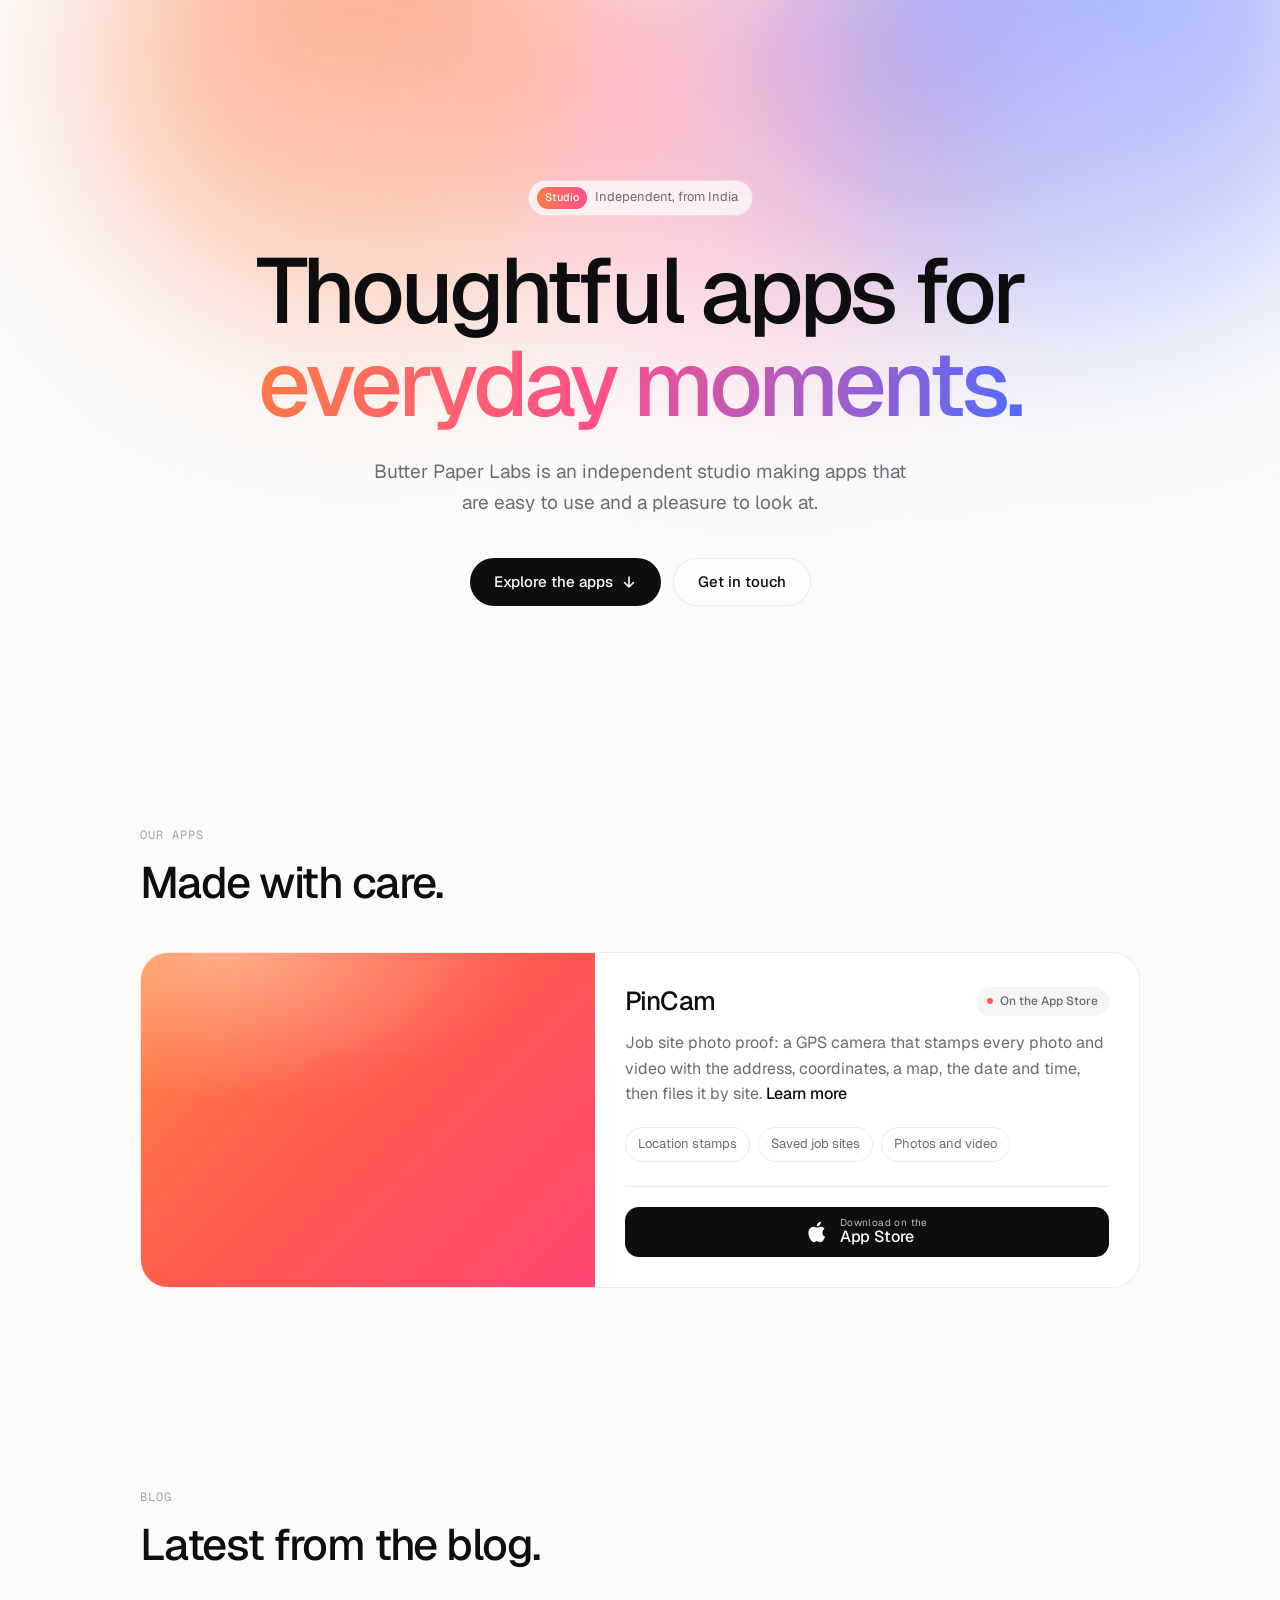
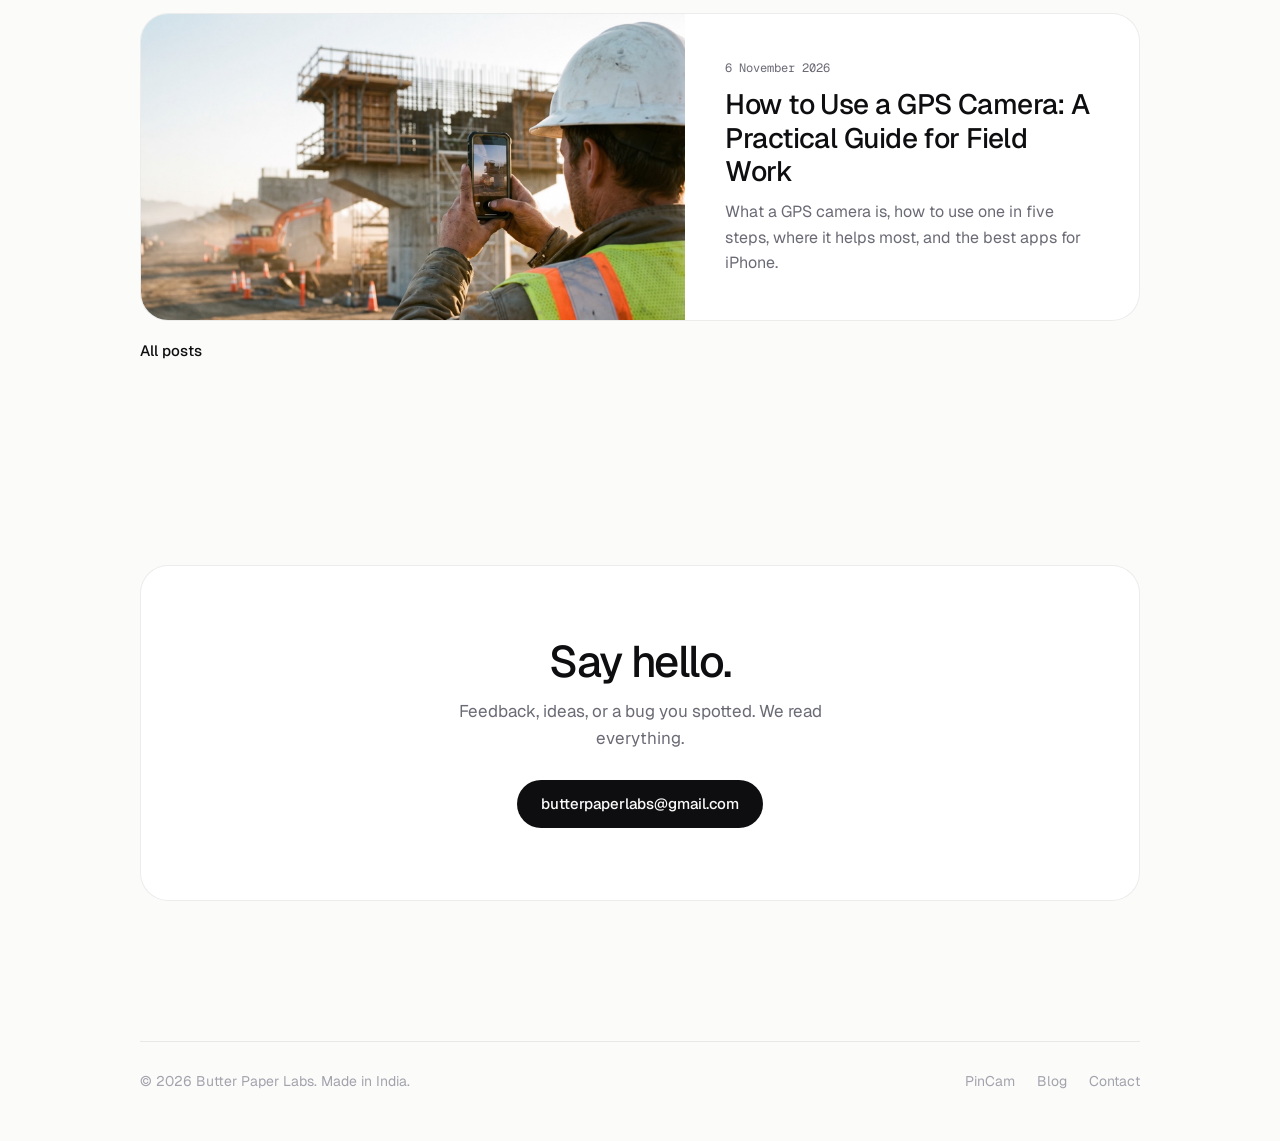
<file: index.html>
<!doctype html>
<html lang="en">
<head>
<meta charset="utf-8">
<meta name="viewport" content="width=device-width, initial-scale=1">
<title>Butter Paper Labs: Independent App Studio, Makers of PinCam</title>
<meta name="description" content="Butter Paper Labs is an independent studio making thoughtful, well designed apps, including PinCam, a GPS camera for job site photo proof.">
<link rel="canonical" href="https://www.butterpaperlabs.com/">
<meta name="robots" content="index, follow, max-image-preview:large">
<meta property="og:type" content="website">
<meta property="og:site_name" content="Butter Paper Labs">
<meta property="og:url" content="https://www.butterpaperlabs.com/">
<meta property="og:title" content="Butter Paper Labs">
<meta property="og:image" content="https://www.butterpaperlabs.com/assets/pincam-icon-512.png">
<meta property="og:description" content="Thoughtful apps for everyday moments, from an independent studio.">
<link rel="icon" type="image/svg+xml" href="assets/favicon.svg">
<script type="application/ld+json">
{
  "@context": "https://schema.org",
  "@graph": [
    {
      "@type": "Organization",
      "@id": "https://www.butterpaperlabs.com/#org",
      "name": "Butter Paper Labs",
      "url": "https://www.butterpaperlabs.com/",
      "logo": "https://www.butterpaperlabs.com/assets/favicon.svg",
      "email": "butterpaperlabs@gmail.com"
    },
    {
      "@type": "WebSite",
      "@id": "https://www.butterpaperlabs.com/#website",
      "name": "Butter Paper Labs",
      "url": "https://www.butterpaperlabs.com/",
      "publisher": {
        "@id": "https://www.butterpaperlabs.com/#org"
      },
      "inLanguage": "en"
    }
  ]
}
</script>
<link rel="preconnect" href="https://fonts.googleapis.com">
<link rel="preconnect" href="https://fonts.gstatic.com" crossorigin>
<link href="https://fonts.googleapis.com/css2?family=Geist:wght@300;400;500;600&family=Geist+Mono:wght@400;500&display=swap" rel="stylesheet">
<style>
  :root {
    --bg: #fbfbfa;
    --surface: #ffffff;
    --text: #0e0e11;
    --muted: #6b6b76;
    --faint: #a3a3ad;
    --line: rgba(14, 14, 17, 0.08);
    --chip: rgba(14, 14, 17, 0.04);

    --brand-a: #ff7a45;
    --brand-b: #ff4f8b;
    --brand-c: #4f6bff;

    --pincam: linear-gradient(135deg, #ff9a3d 0%, #ff5a4f 48%, #ff3d7f 100%);

    --sans: "Geist", ui-sans-serif, system-ui, -apple-system, "Segoe UI", sans-serif;
    --mono: "Geist Mono", ui-monospace, monospace;

    --gutter: clamp(16px, 4vw, 40px);
    --max: 1080px;
    --radius: 28px;
  }

  @media (prefers-color-scheme: dark) {
    :root {
      --bg: #09090b;
      --surface: #121216;
      --text: #f4f4f6;
      --muted: #9a9aa6;
      --faint: #5e5e69;
      --line: rgba(255, 255, 255, 0.08);
      --chip: rgba(255, 255, 255, 0.05);
    }
  }

  * { box-sizing: border-box; margin: 0; padding: 0; }
  html { scroll-behavior: smooth; }

  body {
    background: var(--bg);
    color: var(--text);
    font-family: var(--sans);
    font-size: 17px;
    line-height: 1.6;
    -webkit-font-smoothing: antialiased;
    overflow-x: hidden;
  }

  a { color: inherit; text-decoration: none; }

  .wrap {
    width: 100%;
    max-width: var(--max);
    margin: 0 auto;
    padding: 0 var(--gutter);
  }

  /* ---------- Ambient gradient ---------- */
  .aura {
    position: absolute;
    inset: 0 0 auto 0;
    height: 900px;
    overflow: hidden;
    pointer-events: none;
    z-index: 0;
  }
  .aura span {
    position: absolute;
    border-radius: 50%;
    filter: blur(90px);
    opacity: 0.55;
    animation: drift 18s ease-in-out infinite alternate;
  }
  .aura .a1 { width: 520px; height: 520px; background: var(--brand-a); top: -160px; left: 8%; }
  .aura .a2 { width: 460px; height: 460px; background: var(--brand-b); top: -60px; left: 42%; opacity: .4; animation-delay: -6s; }
  .aura .a3 { width: 560px; height: 560px; background: var(--brand-c); top: -200px; right: -6%; opacity: .45; animation-delay: -12s; }
  .aura::after {
    content: "";
    position: absolute;
    inset: 0;
    background: linear-gradient(to bottom, transparent 0%, var(--bg) 78%);
  }
  @media (prefers-color-scheme: dark) {
    .aura span { opacity: .35; }
    .aura .a2 { opacity: .25; }
  }
  @keyframes drift {
    0%   { transform: translate(0, 0) scale(1); }
    50%  { transform: translate(40px, 30px) scale(1.08); }
    100% { transform: translate(-30px, 10px) scale(.96); }
  }

  /* ---------- Hero ---------- */
  .hero {
    position: relative;
    z-index: 1;
    padding: clamp(96px, 16vw, 180px) 0 clamp(72px, 10vw, 120px);
    text-align: center;
  }
  .pill {
    display: inline-flex;
    align-items: center;
    gap: 8px;
    padding: 6px 14px 6px 8px;
    border-radius: 999px;
    border: 1px solid var(--line);
    background: color-mix(in srgb, var(--surface) 70%, transparent);
    backdrop-filter: blur(8px);
    font-size: 13px;
    color: var(--muted);
    margin-bottom: 28px;
    animation: up .8s cubic-bezier(.2,.8,.2,1) both .1s;
  }
  .pill b {
    font-weight: 500;
    color: #fff;
    font-size: 11px;
    padding: 2px 8px;
    border-radius: 999px;
    background: linear-gradient(90deg, var(--brand-a), var(--brand-b));
  }
  h1 {
    font-size: clamp(44px, 8vw, 92px);
    font-weight: 500;
    line-height: 1.02;
    letter-spacing: -0.045em;
    max-width: 900px;
    margin: 0 auto;
    animation: up .9s cubic-bezier(.2,.8,.2,1) both .2s;
  }
  .grad {
    background: linear-gradient(100deg, var(--brand-a) 0%, var(--brand-b) 45%, var(--brand-c) 100%);
    -webkit-background-clip: text;
    background-clip: text;
    color: transparent;
  }
  .lede {
    max-width: 540px;
    margin: 26px auto 0;
    font-size: clamp(17px, 2vw, 19px);
    color: var(--muted);
    animation: up .9s cubic-bezier(.2,.8,.2,1) both .35s;
  }
  .cta {
    display: flex;
    justify-content: center;
    flex-wrap: wrap;
    gap: 12px;
    margin-top: 40px;
    animation: up .9s cubic-bezier(.2,.8,.2,1) both .5s;
  }
  .btn {
    display: inline-flex;
    align-items: center;
    gap: 8px;
    height: 48px;
    padding: 0 24px;
    border-radius: 999px;
    font-size: 15px;
    font-weight: 500;
    transition: transform .2s, box-shadow .2s, background .2s;
  }
  .btn.primary {
    background: var(--text);
    color: var(--bg);
  }
  .btn.primary:hover {
    transform: translateY(-1px);
    box-shadow: 0 10px 30px -10px rgba(255, 90, 79, .55), 0 10px 30px -14px rgba(79, 107, 255, .55);
  }
  .btn.secondary {
    border: 1px solid var(--line);
    background: color-mix(in srgb, var(--surface) 60%, transparent);
  }
  .btn.secondary:hover { background: var(--chip); }
  .btn svg { transition: transform .2s; }
  .btn:hover svg { transform: translateY(2px); }

  @keyframes up { from { opacity: 0; transform: translateY(16px); } }

  /* ---------- Section ---------- */
  .section { position: relative; z-index: 1; padding: clamp(56px, 8vw, 100px) 0; }
  .label {
    font-family: var(--mono);
    font-size: 12px;
    letter-spacing: 0.08em;
    text-transform: uppercase;
    color: var(--faint);
    margin-bottom: 14px;
  }
  h2 {
    font-size: clamp(30px, 4vw, 44px);
    font-weight: 500;
    letter-spacing: -0.035em;
    line-height: 1.1;
  }
  .section-head { margin-bottom: 44px; }

  /* ---------- App cards ---------- */
  .apps {
    display: grid;
    grid-template-columns: minmax(0, 1fr);
    gap: 20px;
  }
  .card {
    position: relative;
    border-radius: var(--radius);
    background: var(--surface);
    border: 1px solid var(--line);
    overflow: hidden;
    transition: transform .5s cubic-bezier(.2,.8,.2,1), box-shadow .5s;
  }
  .card:hover {
    transform: translateY(-4px);
    box-shadow: 0 30px 60px -30px rgba(14, 14, 17, .25);
  }
  .card.pincam { display: grid; grid-template-columns: minmax(0, 5fr) minmax(0, 6fr); }
  .card-visual {
    position: relative;
    min-height: 260px;
    display: grid;
    place-items: center;
    overflow: hidden;
  }
  .card-visual::before {
    content: "";
    position: absolute;
    inset: -20%;
    background: var(--g);
    transition: transform 1.2s cubic-bezier(.2,.8,.2,1);
  }
  .card:hover .card-visual::before { transform: scale(1.12) rotate(6deg); }
  .card-visual::after {
    /* soft light sheen */
    content: "";
    position: absolute;
    inset: 0;
    background: radial-gradient(120% 80% at 20% 0%, rgba(255,255,255,.35), transparent 55%);
  }
  .pincam .card-visual { --g: var(--pincam); }

  .icon {
    position: relative;
    z-index: 1;
    width: 132px;
    height: 132px;
    border-radius: 28px;
    display: grid;
    place-items: center;
    background: rgba(255, 255, 255, .16);
    border: 1px solid rgba(255, 255, 255, .35);
    backdrop-filter: blur(14px);
    -webkit-backdrop-filter: blur(14px);
    box-shadow: 0 20px 40px -18px rgba(0, 0, 0, .35), inset 0 1px 0 rgba(255,255,255,.4);
    transition: transform .6s cubic-bezier(.2,.8,.2,1);
  }
  .card:hover .icon { transform: translateY(-6px) scale(1.03); }
  .icon img { width: 100%; height: 100%; border-radius: 28px; display: block; }

  .card-body { padding: 28px 30px 30px; }
  .card-top {
    display: flex;
    align-items: center;
    justify-content: space-between;
    gap: 12px;
    margin-bottom: 8px;
  }
  .card h3 {
    font-size: 26px;
    font-weight: 500;
    letter-spacing: -0.03em;
  }
  .status {
    display: inline-flex;
    align-items: center;
    gap: 7px;
    font-size: 12px;
    font-weight: 500;
    padding: 5px 11px;
    border-radius: 999px;
    background: var(--chip);
    color: var(--muted);
    white-space: nowrap;
  }
  .status i {
    width: 6px;
    height: 6px;
    border-radius: 50%;
    background: var(--faint);
  }
  .status.live i {
    background: #ff5a4f;
    animation: pulse 2.2s infinite;
  }
  @keyframes pulse {
    0%   { box-shadow: 0 0 0 0 rgba(255, 90, 79, .5); }
    70%  { box-shadow: 0 0 0 7px rgba(255, 90, 79, 0); }
    100% { box-shadow: 0 0 0 0 rgba(255, 90, 79, 0); }
  }
  .card p { color: var(--muted); font-size: 16px; }
  .card h3 a:hover, .card .more:hover { text-decoration: underline; }
  .card .more { color: var(--text); font-weight: 500; white-space: nowrap; }
  .chips {
    display: flex;
    flex-wrap: wrap;
    gap: 8px;
    list-style: none;
    margin-top: 20px;
  }
  .chips li {
    font-size: 13px;
    padding: 6px 12px;
    border-radius: 999px;
    border: 1px solid var(--line);
    color: var(--muted);
  }
  .stores {
    display: flex;
    flex-wrap: wrap;
    gap: 8px;
    margin-top: 24px;
    padding-top: 20px;
    border-top: 1px solid var(--line);
  }
  .store {
    flex: 1 1 0;
    display: flex;
    align-items: center;
    justify-content: center;
    gap: 10px;
    padding: 10px 16px;
    border-radius: 14px;
    background: var(--text);
    color: var(--bg);
    line-height: 1.15;
    text-align: left;
    transition: transform .2s, box-shadow .2s;
  }
  .store:hover { transform: translateY(-1px); box-shadow: 0 10px 30px -12px rgba(255, 90, 79, .6); }
  .store svg { width: 24px; height: 24px; flex: none; }
  .store small { display: block; font-size: 10px; letter-spacing: .04em; opacity: .75; }
  .store span { white-space: nowrap; }
  @media (max-width: 520px) { .store { padding: 10px 10px; gap: 8px; } .store strong { font-size: 15px; } }
  .store strong { display: block; font-size: 16px; font-weight: 500; letter-spacing: -0.01em; }

  /* ---------- Contact band ---------- */
  .band {
    position: relative;
    overflow: hidden;
    border-radius: var(--radius);
    padding: clamp(40px, 7vw, 72px) clamp(24px, 6vw, 64px);
    text-align: center;
    background: var(--surface);
    border: 1px solid var(--line);
  }
  .band p {
    margin: 12px auto 28px;
    max-width: 440px;
    color: var(--muted);
  }
  .band .btn {
    background: var(--text);
    color: var(--bg);
  }
  .band .btn:hover { transform: translateY(-1px); box-shadow: 0 10px 30px -14px rgba(14, 14, 17, .4); }

  /* ---------- Blog ---------- */
  .blog-card { display: grid; grid-template-columns: minmax(0, 6fr) minmax(0, 5fr); }
  .blog-card img { display: block; width: 100%; height: 100%; aspect-ratio: 16 / 9; object-fit: cover; }
  .blog-card .blog-body { padding: clamp(24px, 4vw, 40px); align-self: center; }
  .blog-card time { display: block; margin-bottom: 10px; font-family: var(--mono); font-size: 12px; color: var(--muted); }
  .blog-card h3 { font-size: clamp(22px, 2.6vw, 28px); font-weight: 500; line-height: 1.2; letter-spacing: -0.02em; }
  .blog-card p { margin-top: 10px; font-size: 16px; color: var(--muted); }
  .blog-all { display: inline-block; margin-top: 18px; font-size: 15px; font-weight: 500; }
  .blog-all:hover { text-decoration: underline; }
  @media (max-width: 760px) { .blog-card { grid-template-columns: 1fr; } }

  /* ---------- Footer ---------- */
  footer {
    position: relative;
    z-index: 1;
    padding: 40px 0 48px;
  }
  .foot {
    display: flex;
    align-items: center;
    justify-content: space-between;
    gap: 16px;
    flex-wrap: wrap;
    padding-top: 28px;
    border-top: 1px solid var(--line);
    font-size: 14px;
    color: var(--faint);
  }
  .foot-links { display: flex; gap: 22px; }
  .foot-links a:hover { color: var(--text); }

  /* ---------- Reveal ---------- */
  .reveal {
    opacity: 0;
    translate: 0 20px;
    transition: opacity .9s ease, translate .9s cubic-bezier(.2,.8,.2,1);
  }
  .reveal.in { opacity: 1; translate: 0 0; }
  .card.reveal {
    transition: opacity .9s ease, translate .9s cubic-bezier(.2,.8,.2,1),
                transform .5s cubic-bezier(.2,.8,.2,1), box-shadow .5s;
  }

  /* ---------- Responsive ---------- */
  @media (max-width: 820px) {
    .card.pincam { grid-template-columns: 1fr; }
    .card-visual { min-height: 220px; }
  }
  @media (max-width: 520px) {
    body { font-size: 16px; }
    .card-body { padding: 24px; }
    .aura span { filter: blur(70px); }
    .aura .a1 { width: 320px; height: 320px; }
    .aura .a2 { width: 280px; height: 280px; left: 30%; }
    .aura .a3 { width: 340px; height: 340px; }
  }

  @media (prefers-reduced-motion: reduce) {
    *, *::before, *::after { animation: none !important; transition: none !important; }
    .reveal { opacity: 1; translate: 0 0; }
  }
</style>
</head>
<body>

<div class="aura" aria-hidden="true">
  <span class="a1"></span><span class="a2"></span><span class="a3"></span>
</div>

<main id="top">

  <section class="hero">
    <div class="wrap">
      <span class="pill"><b>Studio</b> Independent, from India</span>
      <h1>Thoughtful apps for <span class="grad">everyday moments.</span></h1>
      <p class="lede">Butter Paper Labs is an independent studio making apps that are easy to use and a pleasure to look at.</p>
      <div class="cta">
        <a class="btn primary" href="#apps">
          Explore the apps
          <svg width="16" height="16" viewBox="0 0 16 16" fill="none" aria-hidden="true"><path d="M8 3v10M3.5 8.5 8 13l4.5-4.5" stroke="currentColor" stroke-width="1.6" stroke-linecap="round" stroke-linejoin="round"/></svg>
        </a>
        <a class="btn secondary" href="#contact">Get in touch</a>
      </div>
    </div>
  </section>

  <section class="section" id="apps">
    <div class="wrap">
      <div class="section-head reveal">
        <p class="label">Our apps</p>
        <h2>Made with care.</h2>
      </div>

      <div class="apps">

        <!-- ===== PinCam ===== -->
        <article class="card pincam reveal" aria-labelledby="pincam-title">
          <a class="card-visual" href="pincam/" aria-label="PinCam: see the app">
            <div class="icon">
              <img src="assets/pincam-logo.svg" alt="" width="132" height="132">
            </div>
          </a>
          <div class="card-body">
            <div class="card-top">
              <h3 id="pincam-title"><a href="pincam/">PinCam</a></h3>
              <span class="status live"><i></i>On the App Store</span>
            </div>
            <p>Job site photo proof: a GPS camera that stamps every photo and video with the address, coordinates, a map, the date and time, then files it by site. <a class="more" href="pincam/">Learn more</a></p>
            <ul class="chips">
              <li>Location stamps</li>
              <li>Saved job sites</li>
              <li>Photos and video</li>
            </ul>
            <div class="stores">
              <a class="store" href="https://apps.apple.com/app/id6824269525" aria-label="Download PinCam on the App Store">
                <svg viewBox="0 0 24 24" fill="currentColor" aria-hidden="true"><path d="M16.37 12.6c-.03-2.6 2.13-3.85 2.22-3.91-1.21-1.77-3.09-2.01-3.76-2.04-1.6-.16-3.12.94-3.93.94-.81 0-2.06-.92-3.39-.89-1.74.03-3.35 1.01-4.25 2.57-1.81 3.14-.46 7.79 1.3 10.34.86 1.25 1.89 2.65 3.24 2.6 1.3-.05 1.79-.84 3.36-.84 1.57 0 2.01.84 3.38.82 1.4-.02 2.28-1.27 3.13-2.52.99-1.45 1.4-2.85 1.42-2.92-.03-.01-2.72-1.04-2.75-4.15zM13.8 4.9c.71-.87 1.2-2.07 1.07-3.27-1.03.04-2.28.69-3.02 1.55-.66.77-1.24 2-1.09 3.18 1.15.09 2.32-.58 3.04-1.46z"/></svg>
                <span><small>Download on the</small><strong>App Store</strong></span>
              </a>
            </div>
          </div>
        </article>

      </div>
    </div>
  </section>

  <section class="section" id="blog">
    <div class="wrap">
      <div class="section-head reveal">
        <p class="label">Blog</p>
        <h2>Latest from the blog.</h2>
      </div>
      <a class="card blog-card reveal" href="blog/how-to-use-a-gps-camera/">
        <img src="assets/blog/how-to-use-a-gps-camera/hero.jpg" alt="A field inspector photographing a bridge pier under construction with a phone" width="1600" height="900" loading="lazy">
        <div class="blog-body">
          <time datetime="2026-11-06">6 November 2026</time>
          <h3>How to Use a GPS Camera: A Practical Guide for Field Work</h3>
          <p>What a GPS camera is, how to use one in five steps, where it helps most, and the best apps for iPhone.</p>
        </div>
      </a>
      <a class="blog-all reveal" href="blog/">All posts</a>
    </div>
  </section>

  <section class="section" id="contact">
    <div class="wrap">
      <div class="band reveal">
        <h2>Say hello.</h2>
        <p>Feedback, ideas, or a bug you spotted. We read everything.</p>
        <a class="btn" href="mailto:butterpaperlabs@gmail.com">butterpaperlabs@gmail.com</a>
      </div>
    </div>
  </section>

</main>

<footer>
  <div class="wrap">
    <div class="foot">
      <span>© <span id="year">2026</span> Butter Paper Labs. Made in India.</span>
      <div class="foot-links">
        <a href="pincam/">PinCam</a>
        <a href="blog/">Blog</a>
        <a href="mailto:butterpaperlabs@gmail.com">Contact</a>
      </div>
    </div>
  </div>
</footer>

<script>
  document.getElementById('year').textContent = new Date().getFullYear();

  const items = document.querySelectorAll('.reveal');
  if ('IntersectionObserver' in window) {
    const io = new IntersectionObserver((entries) => {
      entries.forEach((e, i) => {
        if (e.isIntersecting) {
          e.target.style.transitionDelay = (i * 80) + 'ms';
          e.target.classList.add('in');
          io.unobserve(e.target);
        }
      });
    }, { threshold: 0.12 });
    items.forEach(el => io.observe(el));
  } else {
    items.forEach(el => el.classList.add('in'));
  }
</script>
</body>
</html>
</file>
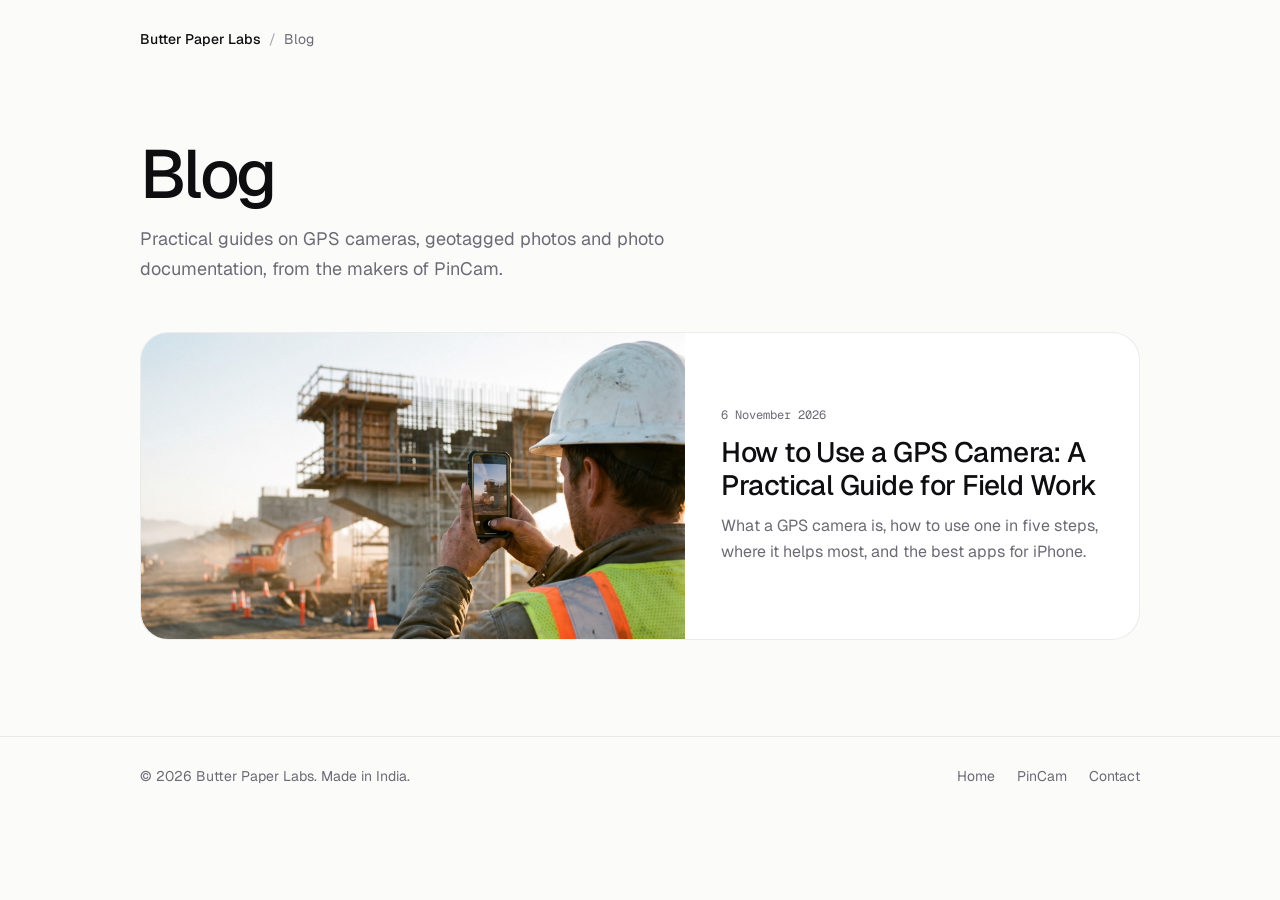
<file: blog/index.html>
<!doctype html>
<html lang="en">
<head>
<meta charset="utf-8">
<meta name="viewport" content="width=device-width, initial-scale=1">
<title>Blog: GPS Camera Guides and Field Photo Tips | Butter Paper Labs</title>
<meta name="description" content="Practical guides from the makers of PinCam on GPS cameras, geotagged photos, timestamps and photo documentation for field work.">
<link rel="canonical" href="https://www.butterpaperlabs.com/blog/">
<meta name="robots" content="index, follow, max-image-preview:large">
<meta property="og:type" content="website">
<meta property="og:site_name" content="Butter Paper Labs">
<meta property="og:url" content="https://www.butterpaperlabs.com/blog/">
<meta property="og:title" content="Blog: GPS Camera Guides and Field Photo Tips">
<meta property="og:description" content="Practical guides from the makers of PinCam on GPS cameras, geotagged photos and photo documentation for field work.">
<meta property="og:image" content="https://www.butterpaperlabs.com/assets/blog/how-to-use-a-gps-camera/hero.jpg">
<link rel="icon" type="image/svg+xml" href="../assets/favicon.svg">
<link rel="preconnect" href="https://fonts.googleapis.com">
<link rel="preconnect" href="https://fonts.gstatic.com" crossorigin>
<link href="https://fonts.googleapis.com/css2?family=Geist:wght@400;500;600&family=Geist+Mono:wght@400;500&display=swap" rel="stylesheet">
<link rel="stylesheet" href="blog.css">
</head>
<body>
<main class="wrap">
  <nav class="crumbs" aria-label="Breadcrumb">
    <ol>
      <li><a href="../">Butter Paper Labs</a></li>
      <li aria-current="page">Blog</li>
    </ol>
  </nav>
  <header class="blog-head">
    <h1>Blog</h1>
    <p>Practical guides on GPS cameras, geotagged photos and photo documentation, from the makers of PinCam.</p>
  </header>
  <div class="posts">
    <a class="post-card" href="how-to-use-a-gps-camera/">
      <img src="../assets/blog/how-to-use-a-gps-camera/hero.jpg" alt="A field inspector photographing a bridge pier under construction with a phone" width="1600" height="900">
      <div>
        <time class="post-date" datetime="2026-11-06">6 November 2026</time>
        <h2>How to Use a GPS Camera: A Practical Guide for Field Work</h2>
        <p>What a GPS camera is, how to use one in five steps, where it helps most, and the best apps for iPhone.</p>
      </div>
    </a>
  </div>
</main>
<footer>
  <div class="wrap foot">
    <span>© 2026 Butter Paper Labs. Made in India.</span>
    <div class="foot-links">
      <a href="../">Home</a>
      <a href="../pincam/">PinCam</a>
      <a href="mailto:butterpaperlabs@gmail.com">Contact</a>
    </div>
  </div>
</footer>
</body>
</html>
</file>
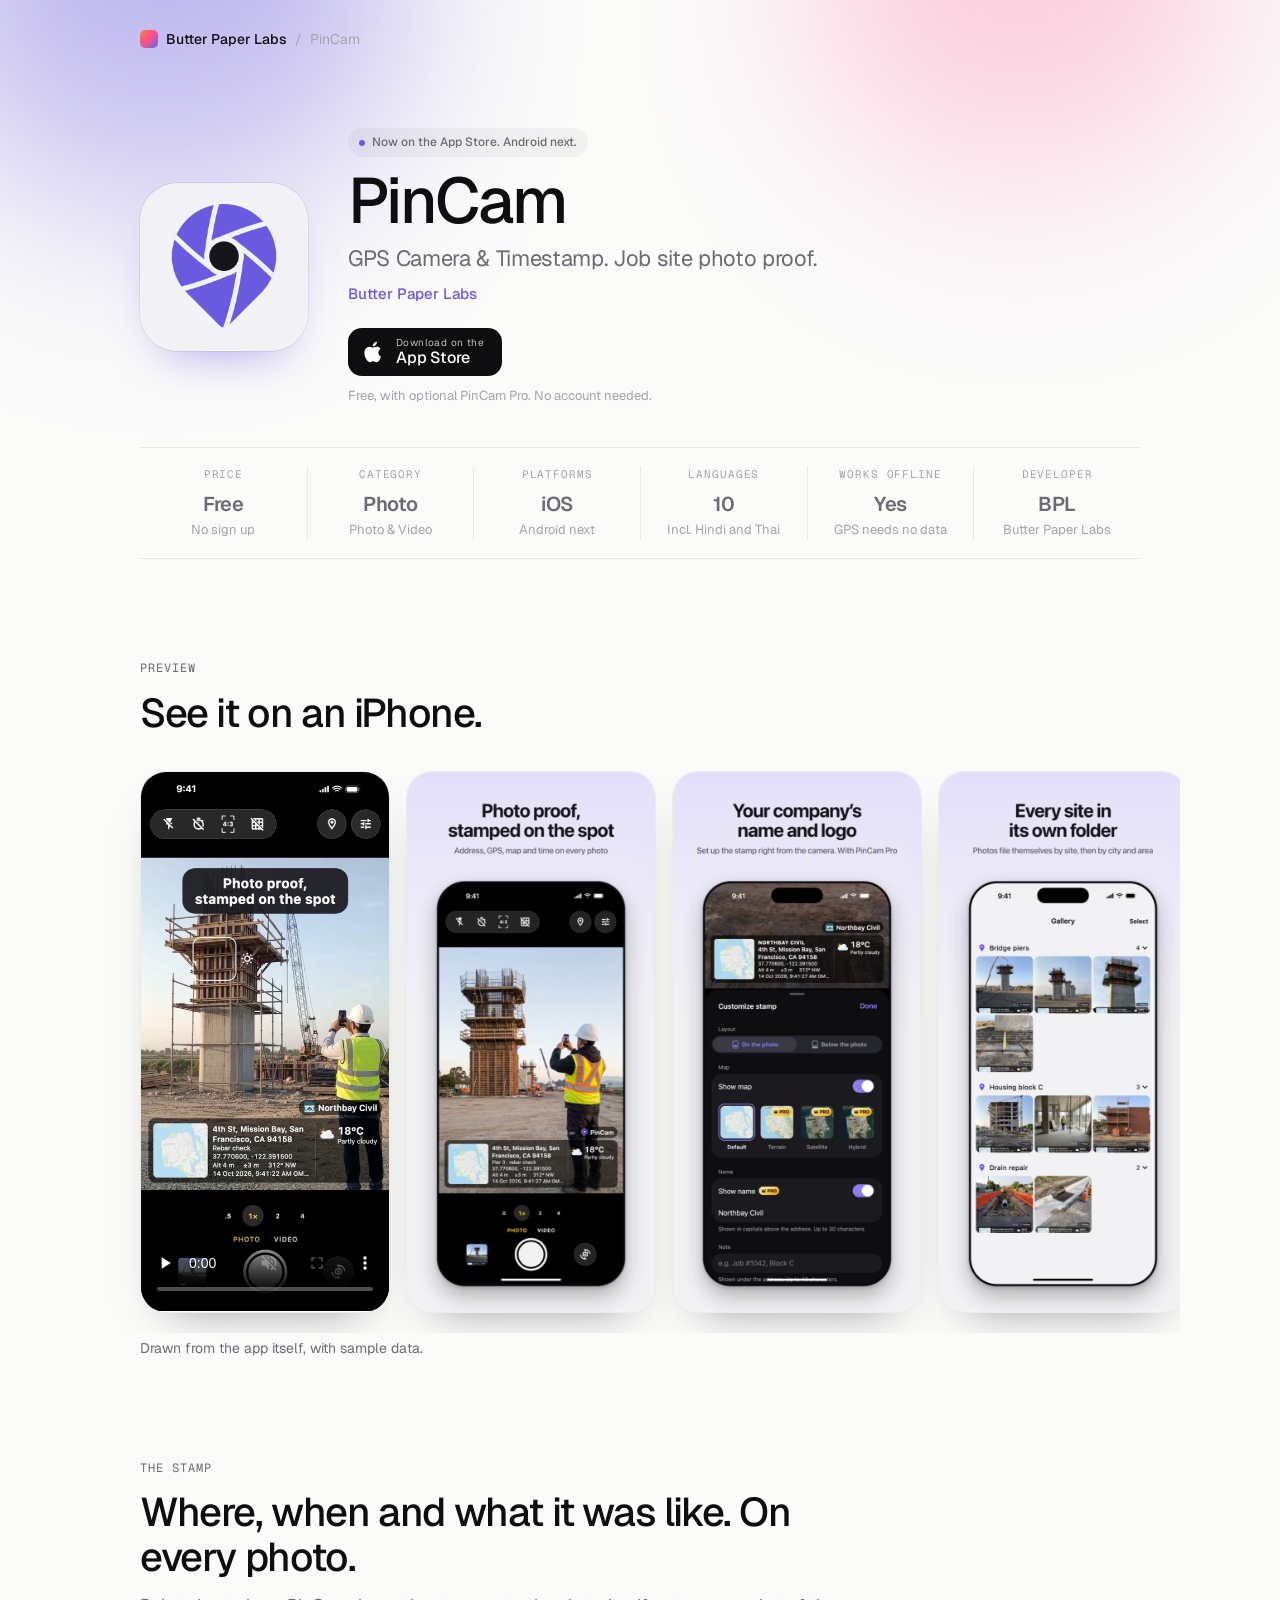
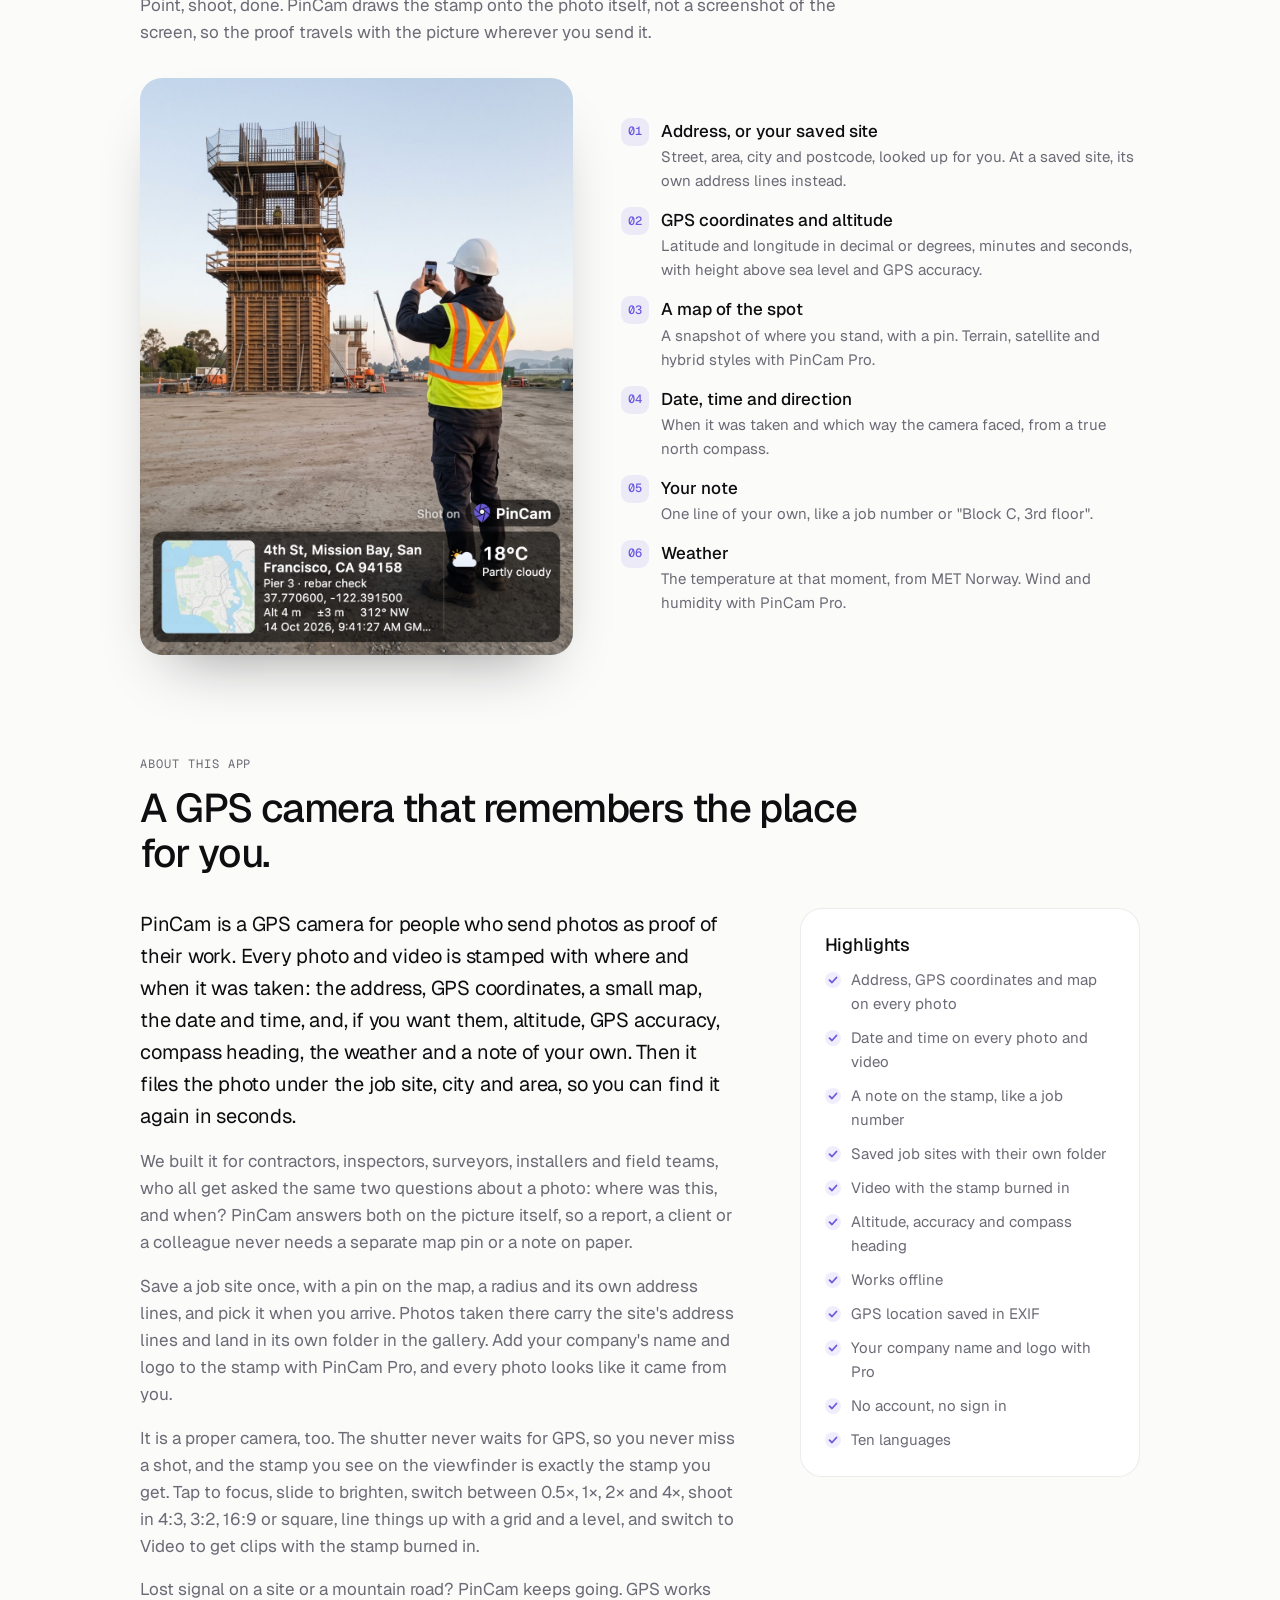
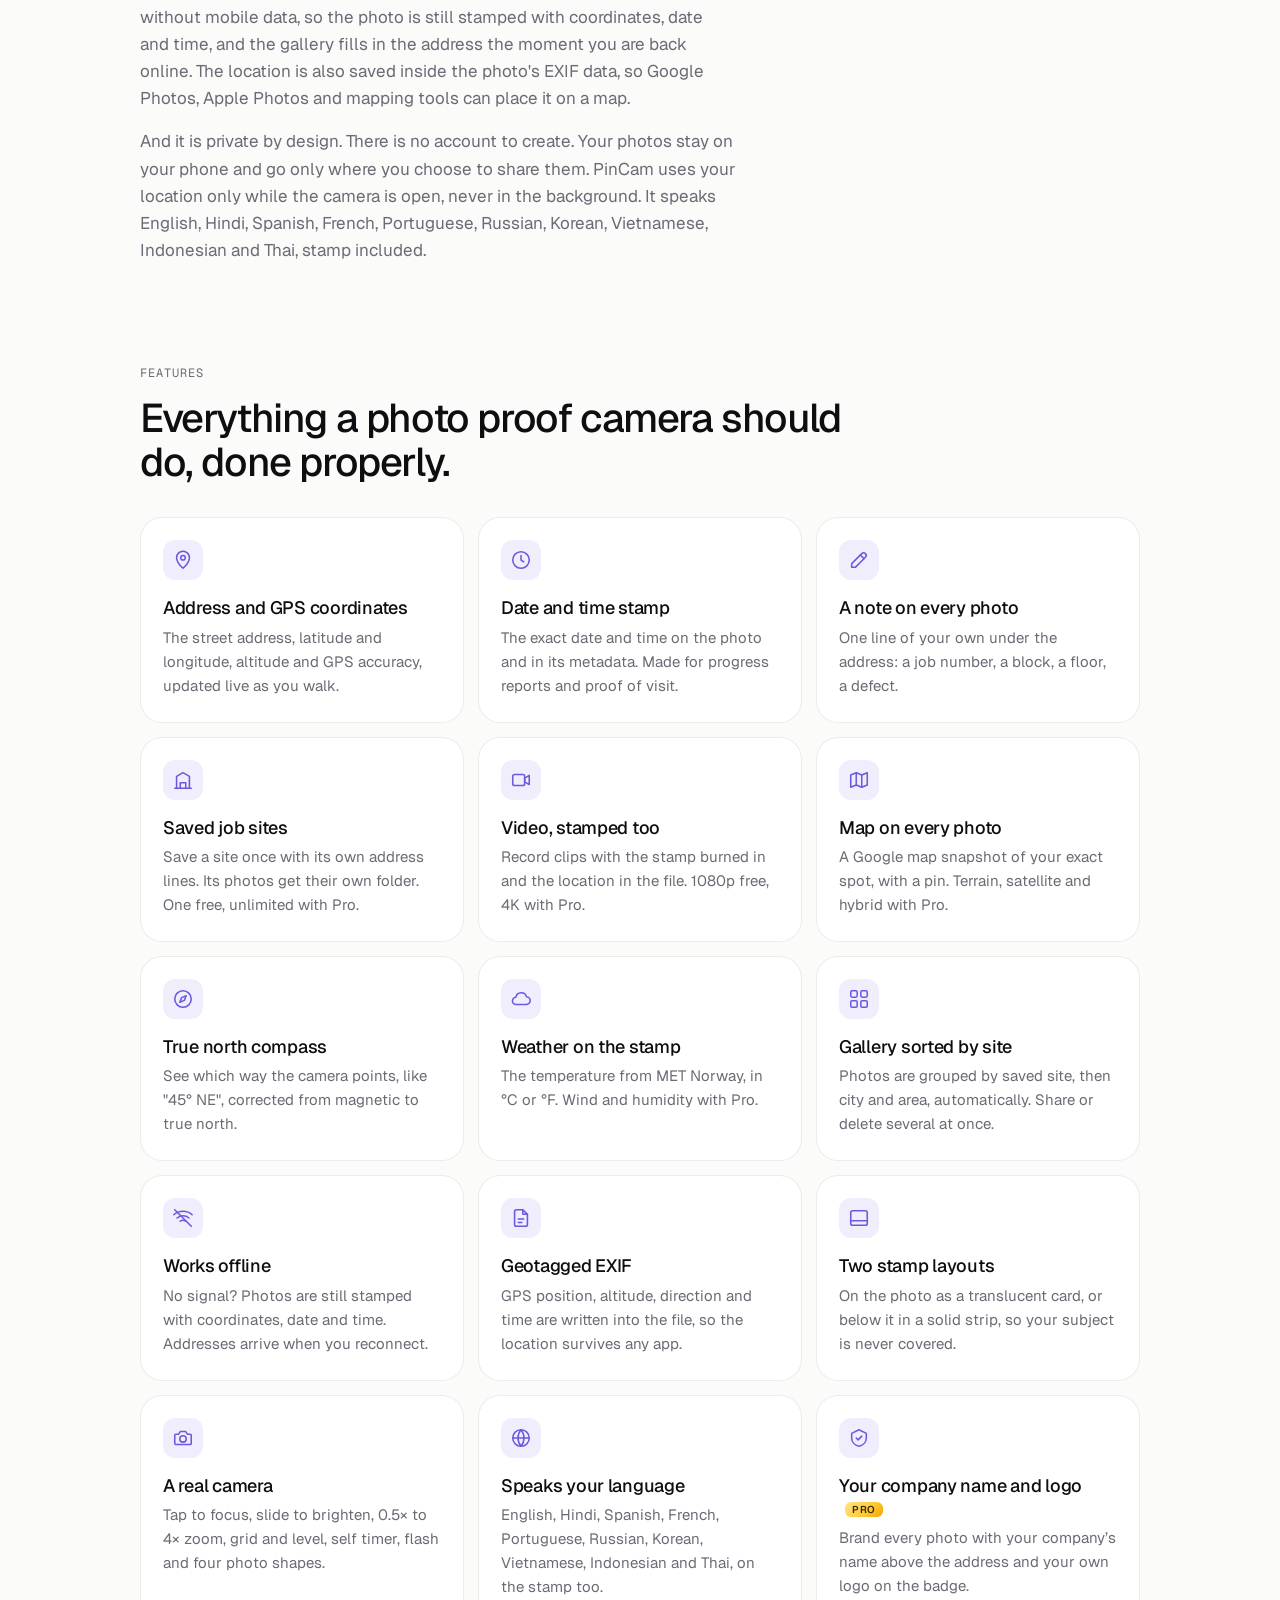
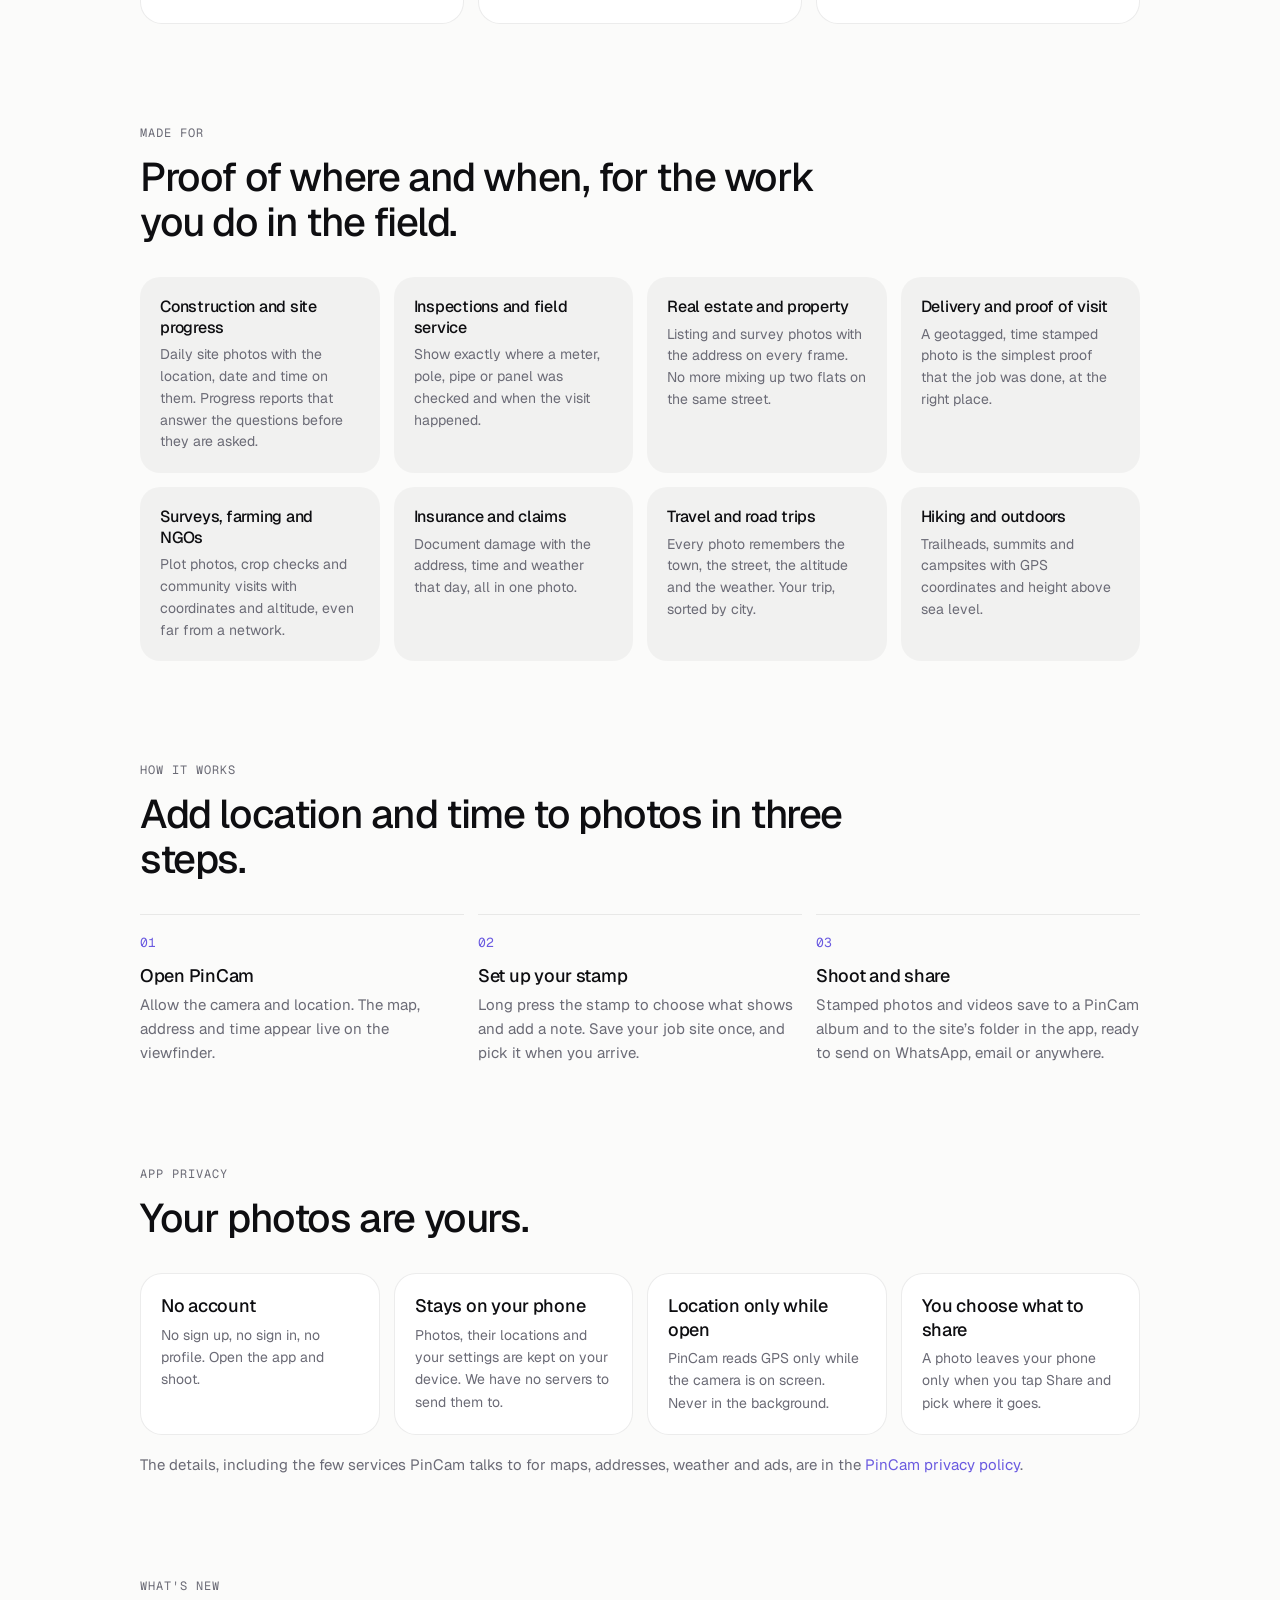
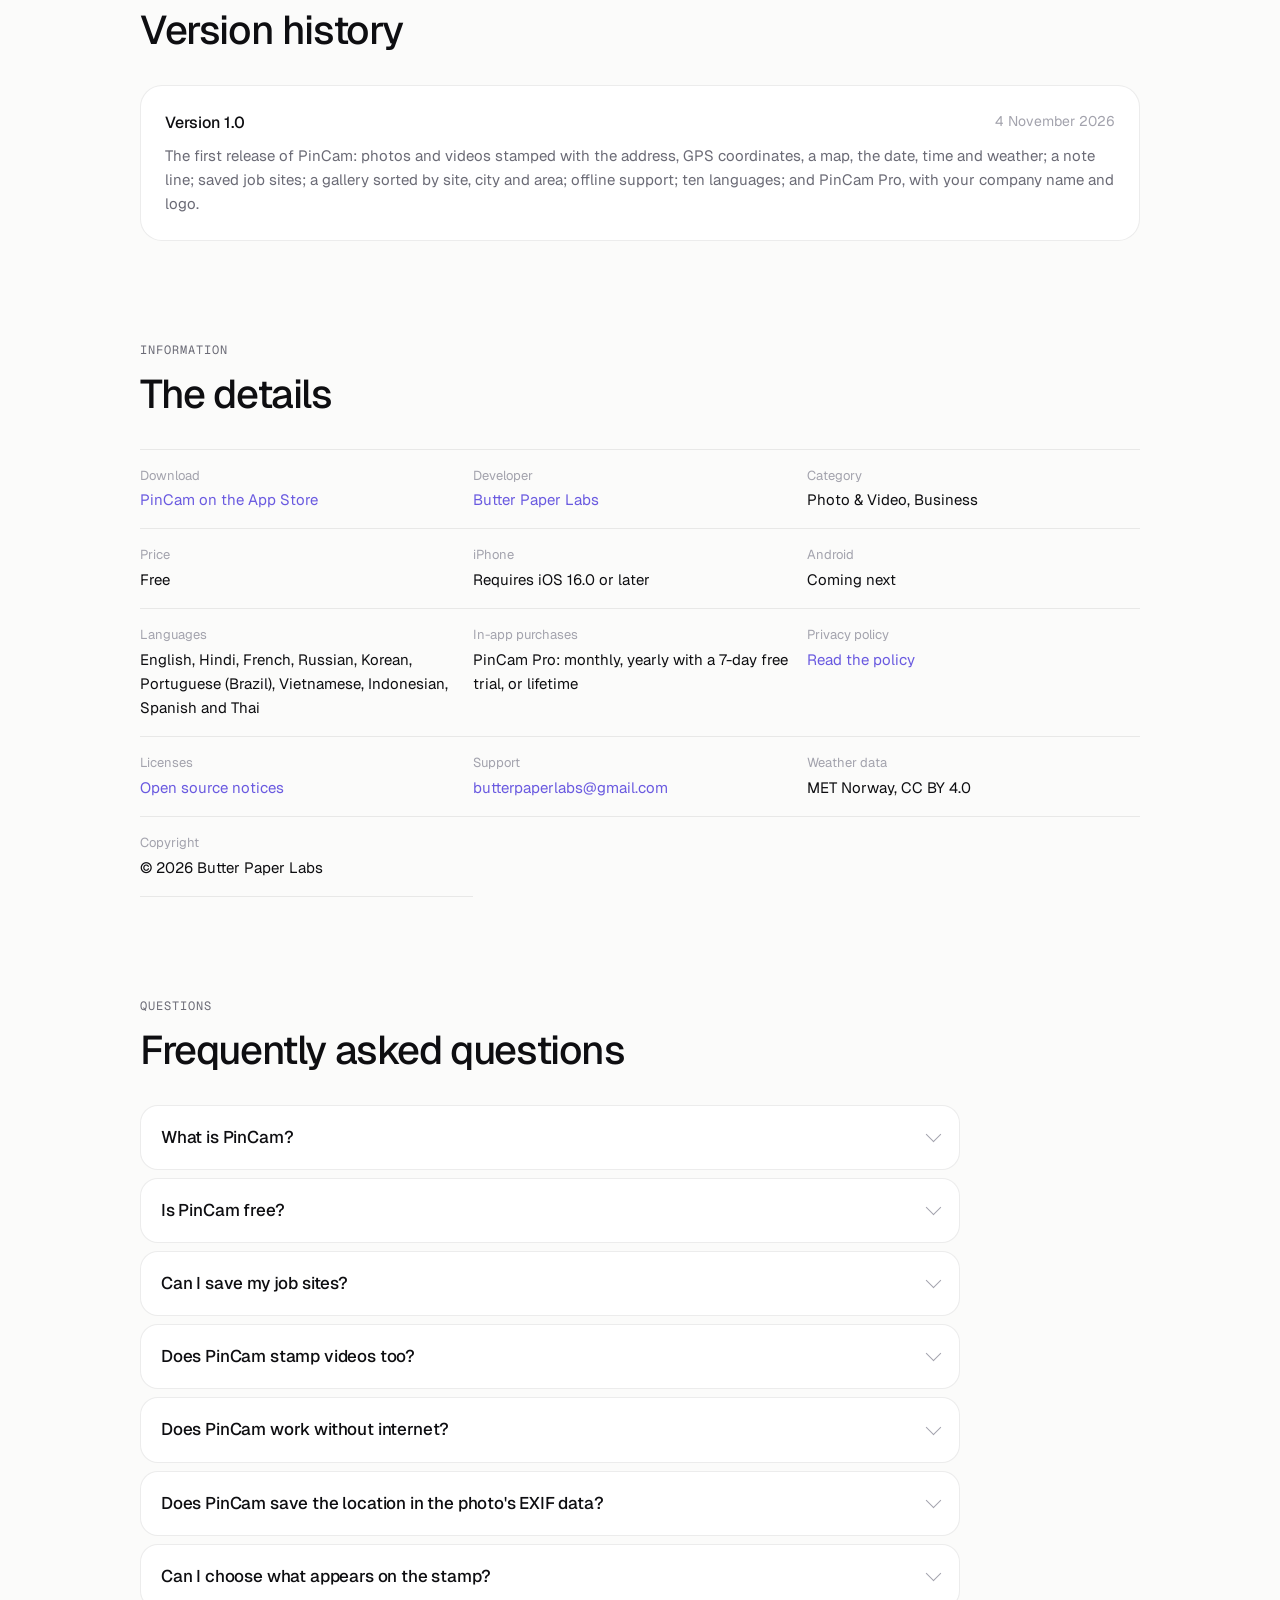
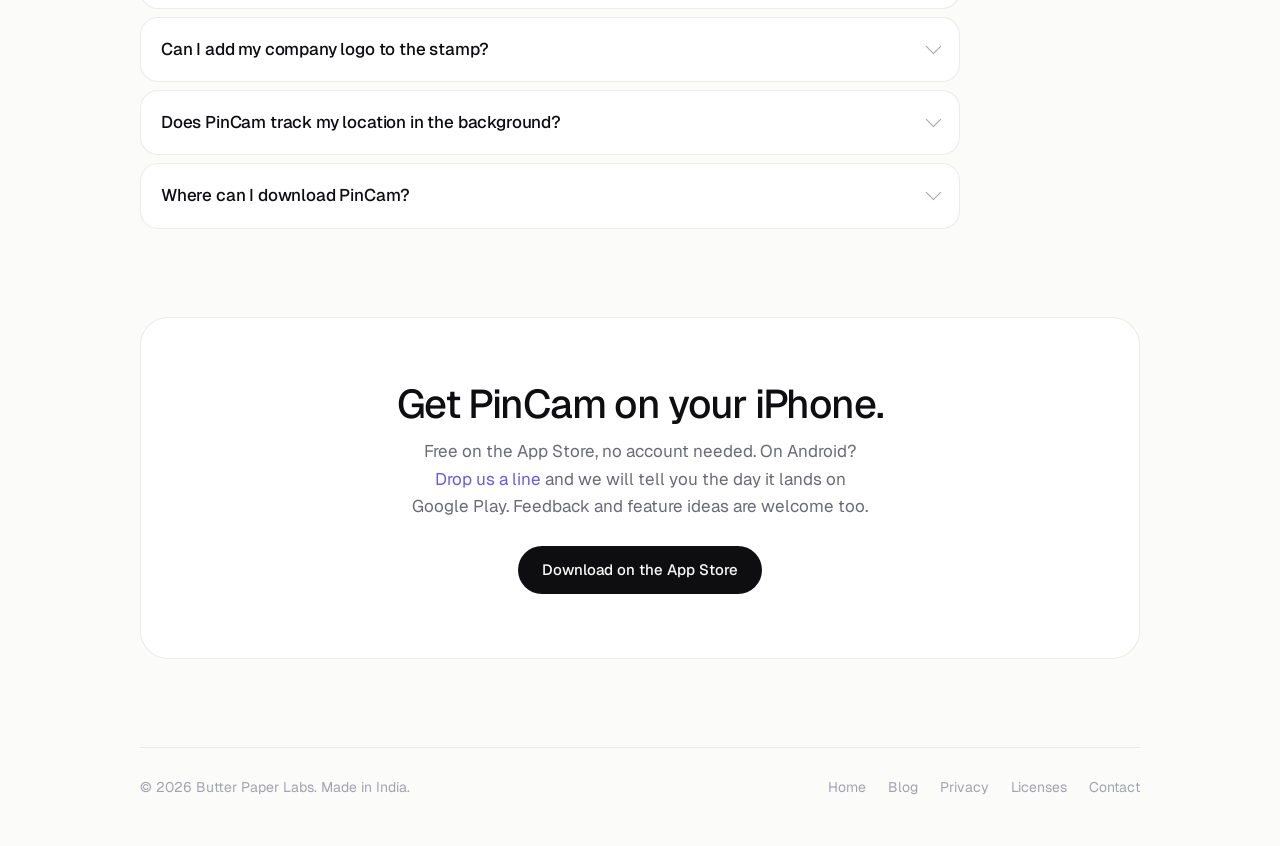
<file: pincam/index.html>
<!doctype html>
<html lang="en">
<head>
<meta charset="utf-8">
<meta name="viewport" content="width=device-width, initial-scale=1">
<title>PinCam: GPS Camera &amp; Timestamp for Job Site Photo Proof</title>
<meta name="description" content="Free GPS camera for iPhone. Stamp every photo and video with the address, GPS coordinates, a map, the date, time and weather, plus your note and logo. Made for contractors, inspectors and surveyors. No account.">
<meta name="keywords" content="GPS camera, timestamp camera, job site photos, photo proof, construction photo app, inspection photos, geotag photos, location stamp camera, GPS map camera, photo with location and date, PinCam, Pin Cam">
<link rel="canonical" href="https://www.butterpaperlabs.com/pincam/">
<meta name="robots" content="index, follow, max-image-preview:large">
<meta name="theme-color" content="#fbfbfa" media="(prefers-color-scheme: light)">
<meta name="theme-color" content="#09090b" media="(prefers-color-scheme: dark)">
<meta name="apple-itunes-app" content="app-id=6824269525">

<meta property="og:type" content="website">
<meta property="og:site_name" content="Butter Paper Labs">
<meta property="og:url" content="https://www.butterpaperlabs.com/pincam/">
<meta property="og:title" content="PinCam: GPS Camera &amp; Timestamp">
<meta property="og:description" content="Job site photo proof: the address, GPS, map and time stamped on every photo and video, with your logo. No account, nothing uploaded.">
<meta property="og:image" content="https://www.butterpaperlabs.com/assets/pincam/share-card.jpg">
<meta property="og:image:width" content="1200">
<meta property="og:image:height" content="800">
<meta property="og:image:alt" content="PinCam on an iPhone: a building site photo stamped with its address, GPS coordinates, map and time">
<meta name="twitter:card" content="summary_large_image">
<meta name="twitter:title" content="PinCam: GPS Camera &amp; Timestamp">
<meta name="twitter:description" content="Job site photo proof: the address, GPS, map and time stamped on every photo and video, with your logo.">
<meta name="twitter:image" content="https://www.butterpaperlabs.com/assets/pincam/share-card.jpg">

<link rel="icon" type="image/svg+xml" href="../assets/favicon.svg">
<link rel="apple-touch-icon" href="../assets/pincam-icon-512.png">
<link rel="preconnect" href="https://fonts.googleapis.com">
<link rel="preconnect" href="https://fonts.gstatic.com" crossorigin>
<link href="https://fonts.googleapis.com/css2?family=Geist:wght@400;500;600&family=Geist+Mono:wght@400;500&display=swap" rel="stylesheet">

<script type="application/ld+json">
{
  "@context": "https://schema.org",
  "@graph": [
    {
      "@type": "Organization",
      "@id": "https://www.butterpaperlabs.com/#org",
      "name": "Butter Paper Labs",
      "url": "https://www.butterpaperlabs.com/",
      "logo": "https://www.butterpaperlabs.com/assets/favicon.svg",
      "email": "butterpaperlabs@gmail.com"
    },
    {
      "@type": "MobileApplication",
      "@id": "https://www.butterpaperlabs.com/pincam/#app",
      "name": "PinCam: GPS Camera & Timestamp",
      "alternateName": [
        "PinCam",
        "Pin Cam",
        "PinCam GPS Camera"
      ],
      "url": "https://www.butterpaperlabs.com/pincam/",
      "downloadUrl": "https://apps.apple.com/app/id6824269525",
      "installUrl": "https://apps.apple.com/app/id6824269525",
      "sameAs": [
        "https://apps.apple.com/app/id6824269525"
      ],
      "softwareVersion": "1.0.0",
      "datePublished": "2026-11-04",
      "description": "PinCam is a GPS camera that stamps every photo and video with the address, GPS coordinates, a map, altitude, compass heading, date, time, weather and your own note, files them by saved job site, city and area, and works offline.",
      "image": "https://www.butterpaperlabs.com/assets/pincam/share-card.jpg",
      "applicationCategory": "MultimediaApplication",
      "applicationSubCategory": "Business",
      "operatingSystem": "iOS 16.0 or later",
      "inLanguage": [
        "en",
        "hi",
        "es",
        "fr",
        "pt-BR",
        "ru",
        "ko",
        "vi",
        "id",
        "th"
      ],
      "isAccessibleForFree": true,
      "offers": {
        "@type": "Offer",
        "price": "0",
        "priceCurrency": "USD",
        "category": "free"
      },
      "author": {
        "@id": "https://www.butterpaperlabs.com/#org"
      },
      "publisher": {
        "@id": "https://www.butterpaperlabs.com/#org"
      },
      "featureList": [
        "Address, GPS coordinates and a map stamped on every photo and video",
        "Date, time, altitude, GPS accuracy and true north compass heading",
        "A note on the stamp, such as a job number",
        "Saved job sites with their own address lines and gallery folder",
        "Video with the stamp burned in",
        "Temperature, wind and humidity on the stamp",
        "Gallery sorted by saved site, city and area",
        "Works offline with coordinates and time",
        "Location saved in the photo's EXIF data",
        "Stamp on the photo or in a strip below it",
        "Your company name and logo on the stamp (PinCam Pro)",
        "Ten languages"
      ],
      "keywords": "GPS camera, timestamp camera, job site photos, photo proof, geotag photos, location stamp",
      "screenshot": [
        "https://www.butterpaperlabs.com/assets/pincam/01-stamp.jpg",
        "https://www.butterpaperlabs.com/assets/pincam/02-branding.jpg",
        "https://www.butterpaperlabs.com/assets/pincam/03-sites.jpg",
        "https://www.butterpaperlabs.com/assets/pincam/04-locations.jpg",
        "https://www.butterpaperlabs.com/assets/pincam/05-video.jpg",
        "https://www.butterpaperlabs.com/assets/pincam/06-languages.jpg"
      ]
    },
    {
      "@type": "WebPage",
      "@id": "https://www.butterpaperlabs.com/pincam/#page",
      "url": "https://www.butterpaperlabs.com/pincam/",
      "name": "PinCam: GPS Camera & Timestamp for Job Site Photo Proof",
      "isPartOf": {
        "@type": "WebSite",
        "name": "Butter Paper Labs",
        "url": "https://www.butterpaperlabs.com/"
      },
      "about": {
        "@id": "https://www.butterpaperlabs.com/pincam/#app"
      },
      "breadcrumb": {
        "@id": "https://www.butterpaperlabs.com/pincam/#breadcrumb"
      },
      "inLanguage": "en"
    },
    {
      "@type": "BreadcrumbList",
      "@id": "https://www.butterpaperlabs.com/pincam/#breadcrumb",
      "itemListElement": [
        {
          "@type": "ListItem",
          "position": 1,
          "name": "Butter Paper Labs",
          "item": "https://www.butterpaperlabs.com/"
        },
        {
          "@type": "ListItem",
          "position": 2,
          "name": "PinCam",
          "item": "https://www.butterpaperlabs.com/pincam/"
        }
      ]
    },
    {
      "@type": "FAQPage",
      "@id": "https://www.butterpaperlabs.com/pincam/#faq",
      "mainEntity": [
        {
          "@type": "Question",
          "name": "What is PinCam?",
          "acceptedAnswer": {
            "@type": "Answer",
            "text": "PinCam is a GPS camera for iPhone, with Android to follow. Every photo and video you take is stamped with the address, GPS coordinates, a small map, the date and time, and, if you like, altitude, GPS accuracy, compass heading, the weather and a note of your own. Photos are then sorted by saved job site, city and area inside the app."
          }
        },
        {
          "@type": "Question",
          "name": "Is PinCam free?",
          "acceptedAnswer": {
            "@type": "Answer",
            "text": "Yes. Everything a location and time stamp needs is free: the stamp, the note, one saved site, 8 MP photos and 1080p video. A small banner shows in the gallery, never on the camera. Quality extras such as satellite maps, 48 MP photos and 4K video can be unlocked for 2 hours by watching a short video, or for good with PinCam Pro. Your company name and logo and unlimited saved sites come with PinCam Pro: monthly, yearly with a 7-day free trial, or a one-time lifetime purchase."
          }
        },
        {
          "@type": "Question",
          "name": "Can I save my job sites?",
          "acceptedAnswer": {
            "@type": "Answer",
            "text": "Yes. Save a site once with a pin on the map, a radius and its own address lines, and pick it when you arrive. Photos taken there carry those address lines and are filed under the site's name. One saved site is free; PinCam Pro saves as many as you need."
          }
        },
        {
          "@type": "Question",
          "name": "Does PinCam stamp videos too?",
          "acceptedAnswer": {
            "@type": "Answer",
            "text": "Yes. Switch to Video and the stamp is burned into the clip, frozen at the moment you started recording, with the location also written into the file. 1080p is free; 1080p at 60 fps and 4K come with PinCam Pro."
          }
        },
        {
          "@type": "Question",
          "name": "Does PinCam work without internet?",
          "acceptedAnswer": {
            "@type": "Answer",
            "text": "Yes. GPS works without a data connection, so offline photos are still stamped with coordinates, date and time. The map shows when its tiles are already cached, and the gallery looks up the address and files the photo by city as soon as you are back online."
          }
        },
        {
          "@type": "Question",
          "name": "Does PinCam save the location in the photo's EXIF data?",
          "acceptedAnswer": {
            "@type": "Answer",
            "text": "Yes. Besides the visible stamp, PinCam writes GPS latitude, longitude, altitude, the camera's direction and the time into the photo's EXIF metadata, so Google Photos, Apple Photos and mapping tools can place it on a map."
          }
        },
        {
          "@type": "Question",
          "name": "Can I choose what appears on the stamp?",
          "acceptedAnswer": {
            "@type": "Answer",
            "text": "Yes. Switch the map, address, coordinates, altitude, GPS accuracy, date and time, compass heading and weather on or off, and add a one-line note such as a job number. Pick metric or imperial units, Celsius or Fahrenheit, decimal or degrees-minutes-seconds coordinates, and place the stamp on the photo or in a strip below it."
          }
        },
        {
          "@type": "Question",
          "name": "Can I add my company logo to the stamp?",
          "acceptedAnswer": {
            "@type": "Answer",
            "text": "Yes, with PinCam Pro. Add your company's name above the address and your own logo to the badge on every photo. It is made for site reports, inspections and client work."
          }
        },
        {
          "@type": "Question",
          "name": "Does PinCam track my location in the background?",
          "acceptedAnswer": {
            "@type": "Answer",
            "text": "No. PinCam uses your location only while the camera is open on your screen. There is no account and your photos stay on your phone unless you choose to share them."
          }
        },
        {
          "@type": "Question",
          "name": "Where can I download PinCam?",
          "acceptedAnswer": {
            "@type": "Answer",
            "text": "PinCam is on the App Store for iPhone, free to download, in most countries. It is not currently available in the EU or China mainland. Android comes next, on Google Play."
          }
        }
      ]
    }
  ]
}
</script>

<style>
  :root {
    --bg: #fbfbfa;
    --surface: #ffffff;
    --text: #0e0e11;
    --muted: #6b6b76;
    --faint: #a3a3ad;
    --line: rgba(14, 14, 17, 0.08);
    --chip: rgba(14, 14, 17, 0.04);

    --accent: #6a5ae0;
    --accent-soft: rgba(106, 90, 224, 0.10);
    --brand-a: #ff7a45;
    --brand-b: #ff4f8b;
    --brand-c: #4f6bff;

    --sans: "Geist", ui-sans-serif, system-ui, -apple-system, "Segoe UI", sans-serif;
    --mono: "Geist Mono", ui-monospace, monospace;

    --gutter: clamp(16px, 4vw, 40px);
    --max: 1080px;
    --radius: 28px;
  }

  @media (prefers-color-scheme: dark) {
    :root {
      --bg: #09090b;
      --surface: #121216;
      --text: #f4f4f6;
      --muted: #9a9aa6;
      --faint: #5e5e69;
      --line: rgba(255, 255, 255, 0.08);
      --chip: rgba(255, 255, 255, 0.05);
      --accent: #8b7ef2;
      --accent-soft: rgba(139, 126, 242, 0.14);
    }
  }

  * { box-sizing: border-box; margin: 0; padding: 0; }
  html { scroll-behavior: smooth; }

  body {
    background: var(--bg);
    color: var(--text);
    font-family: var(--sans);
    font-size: 17px;
    line-height: 1.6;
    -webkit-font-smoothing: antialiased;
    overflow-x: hidden;
  }

  a { color: inherit; text-decoration: none; }
  p a, dd a, .faq a { color: var(--accent); }
  p a:hover, dd a:hover, .faq a:hover { text-decoration: underline; }

  .wrap {
    width: 100%;
    max-width: var(--max);
    margin: 0 auto;
    padding: 0 var(--gutter);
  }

  /* ---------- Ambient gradient ---------- */
  .aura {
    position: absolute;
    inset: 0 0 auto 0;
    height: 720px;
    overflow: hidden;
    pointer-events: none;
    z-index: 0;
  }
  .aura span {
    position: absolute;
    border-radius: 50%;
    filter: blur(90px);
    opacity: 0.4;
  }
  .aura .a1 { width: 480px; height: 480px; background: var(--accent); top: -220px; left: -6%; }
  .aura .a2 { width: 420px; height: 420px; background: var(--brand-b); top: -200px; right: 4%; opacity: .25; }
  .aura::after {
    content: "";
    position: absolute;
    inset: 0;
    background: linear-gradient(to bottom, transparent 0%, var(--bg) 80%);
  }
  @media (prefers-color-scheme: dark) {
    .aura span { opacity: .28; }
    .aura .a2 { opacity: .16; }
  }

  main, footer { position: relative; z-index: 1; }

  /* ---------- Breadcrumb ---------- */
  .crumbs {
    padding-top: 28px;
    font-size: 14px;
    color: var(--faint);
  }
  .crumbs ol { display: flex; flex-wrap: wrap; gap: 8px; list-style: none; }
  .crumbs li + li::before { content: "/"; margin-right: 8px; }
  .crumbs a { display: inline-flex; align-items: center; gap: 8px; color: var(--text); font-weight: 500; }
  .crumbs a i {
    width: 18px;
    height: 18px;
    border-radius: 5px;
    background: linear-gradient(135deg, var(--brand-a), var(--brand-b) 50%, var(--brand-c));
  }

  /* ---------- App header ---------- */
  .app-head {
    display: grid;
    grid-template-columns: auto minmax(0, 1fr);
    gap: clamp(20px, 4vw, 40px);
    align-items: center;
    padding: clamp(40px, 7vw, 72px) 0 clamp(28px, 4vw, 40px);
  }
  .app-icon {
    width: clamp(112px, 18vw, 168px);
    aspect-ratio: 1;
    border-radius: 22.5%;
    overflow: hidden;
    box-shadow: 0 24px 48px -24px rgba(106, 90, 224, .55), 0 0 0 1px var(--line);
  }
  .app-icon img { width: 100%; height: 100%; display: block; }
  .status {
    display: inline-flex;
    align-items: center;
    gap: 7px;
    font-size: 12px;
    font-weight: 500;
    padding: 5px 11px;
    border-radius: 999px;
    background: var(--chip);
    color: var(--muted);
    margin-bottom: 12px;
  }
  .status i {
    width: 6px;
    height: 6px;
    border-radius: 50%;
    background: var(--accent);
    animation: pulse 2.2s infinite;
  }
  @keyframes pulse {
    0%   { box-shadow: 0 0 0 0 rgba(106, 90, 224, .5); }
    70%  { box-shadow: 0 0 0 7px rgba(106, 90, 224, 0); }
    100% { box-shadow: 0 0 0 0 rgba(106, 90, 224, 0); }
  }
  h1 {
    font-size: clamp(40px, 7vw, 64px);
    font-weight: 500;
    line-height: 1;
    letter-spacing: -0.045em;
  }
  .subtitle {
    margin-top: 8px;
    font-size: clamp(18px, 2.4vw, 22px);
    color: var(--muted);
    letter-spacing: -0.015em;
  }
  .by { margin-top: 6px; font-size: 15px; color: var(--accent); font-weight: 500; }
  .by a:hover { text-decoration: underline; }

  .stores {
    display: flex;
    flex-wrap: wrap;
    gap: 10px;
    margin-top: 22px;
  }
  .store {
    display: flex;
    align-items: center;
    gap: 10px;
    padding: 9px 18px 9px 14px;
    border-radius: 14px;
    background: var(--text);
    color: var(--bg);
    line-height: 1.15;
    transition: transform .2s, box-shadow .2s;
  }
  .store:hover { transform: translateY(-1px); box-shadow: 0 10px 30px -12px rgba(106, 90, 224, .7); }
  .store svg { width: 24px; height: 24px; flex: none; }
  .store small { display: block; font-size: 10px; letter-spacing: .04em; opacity: .75; }
  .store strong { display: block; font-size: 16px; font-weight: 500; letter-spacing: -0.01em; white-space: nowrap; }
  .store-note { margin-top: 10px; font-size: 13px; color: var(--faint); }

  /* ---------- Info strip (App Store style) ---------- */
  .facts {
    display: grid;
    grid-template-columns: repeat(6, minmax(0, 1fr));
    border-top: 1px solid var(--line);
    border-bottom: 1px solid var(--line);
    padding: 18px 0;
  }
  .fact {
    text-align: center;
    padding: 0 10px;
    min-width: 0;
  }
  .fact + .fact { border-left: 1px solid var(--line); }
  .fact dt {
    font-family: var(--mono);
    font-size: 11px;
    letter-spacing: .08em;
    text-transform: uppercase;
    color: var(--faint);
  }
  .fact dd:first-of-type {
    margin-top: 4px;
    font-size: 20px;
    font-weight: 600;
    letter-spacing: -0.02em;
    color: var(--muted);
  }
  .fact dd + dd { font-size: 13px; color: var(--faint); }

  /* ---------- Sections ---------- */
  .section { padding: clamp(48px, 7vw, 88px) 0 0; }
  .label {
    font-family: var(--mono);
    font-size: 12px;
    letter-spacing: 0.08em;
    text-transform: uppercase;
    color: var(--faint);
    margin-bottom: 12px;
  }
  h2 {
    font-size: clamp(28px, 4vw, 40px);
    font-weight: 500;
    letter-spacing: -0.035em;
    line-height: 1.12;
  }
  .section-head { margin-bottom: 32px; max-width: 720px; }
  .section-head p { margin-top: 12px; color: var(--muted); }
  h3 {
    font-size: 18px;
    font-weight: 500;
    letter-spacing: -0.015em;
    line-height: 1.3;
  }

  /* ---------- Stamp showcase ---------- */
  .showcase {
    display: grid;
    grid-template-columns: minmax(0, 5fr) minmax(0, 6fr);
    gap: clamp(24px, 4vw, 48px);
    align-items: center;
  }
  .photo {
    margin: 0;
    border-radius: 22px;
    overflow: hidden;
    box-shadow: 0 30px 60px -32px rgba(14, 14, 17, .45);
  }
  .photo img { display: block; width: 100%; height: auto; }

  /* ---------- Screenshots ---------- */
  .shots {
    display: flex;
    gap: 16px;
    overflow-x: auto;
    scroll-snap-type: x mandatory;
    margin: 0 calc(-1 * var(--gutter));
    padding: 4px var(--gutter) 20px;
    scroll-padding-inline: var(--gutter);
    scrollbar-width: thin;
  }
  .shot {
    flex: 0 0 auto;
    width: clamp(190px, 24vw, 250px);
    margin: 0;
    scroll-snap-align: start;
    border-radius: 26px;
    overflow: hidden;
    background: var(--surface);
    border: 1px solid var(--line);
    box-shadow: 0 22px 44px -30px rgba(14, 14, 17, .5);
  }
  .shot img, .shot video { display: block; width: 100%; height: auto; aspect-ratio: 598 / 1300; object-fit: cover; }
  .shots-note { margin-top: 4px; color: var(--muted); font-size: 14px; }

  .legend { list-style: none; display: grid; gap: 14px; }
  .legend li { display: grid; grid-template-columns: 28px minmax(0, 1fr); gap: 12px; align-items: start; }
  .legend i {
    width: 28px;
    height: 28px;
    border-radius: 9px;
    display: grid;
    place-items: center;
    background: var(--accent-soft);
    color: var(--accent);
    font-style: normal;
    font-family: var(--mono);
    font-size: 12px;
    font-weight: 500;
  }
  .legend strong { font-weight: 500; }
  .legend p { color: var(--muted); font-size: 15px; }

  /* ---------- Description ---------- */
  .about {
    display: grid;
    grid-template-columns: minmax(0, 7fr) minmax(0, 4fr);
    gap: clamp(24px, 5vw, 64px);
  }
  .prose p + p { margin-top: 16px; }
  .prose p { color: var(--muted); }
  .prose p:first-child { color: var(--text); font-size: clamp(18px, 2vw, 20px); letter-spacing: -0.01em; }
  .aside {
    align-self: start;
    border: 1px solid var(--line);
    border-radius: 22px;
    background: var(--surface);
    padding: 24px;
  }
  .aside h3 { margin-bottom: 12px; }
  .aside ul { list-style: none; display: grid; gap: 10px; }
  .aside li { display: flex; gap: 10px; color: var(--muted); font-size: 15px; }
  .aside li::before {
    content: "";
    flex: none;
    width: 16px;
    height: 16px;
    margin-top: 4px;
    border-radius: 50%;
    background: var(--accent-soft) url("data:image/svg+xml,%3Csvg xmlns='http://www.w3.org/2000/svg' viewBox='0 0 16 16'%3E%3Cpath d='M4.5 8.2 7 10.5l4.5-5' fill='none' stroke='%236a5ae0' stroke-width='1.8' stroke-linecap='round' stroke-linejoin='round'/%3E%3C/svg%3E") center / 16px no-repeat;
  }

  /* ---------- Features ---------- */
  .grid {
    display: grid;
    grid-template-columns: repeat(3, minmax(0, 1fr));
    gap: 14px;
  }
  .tile {
    border: 1px solid var(--line);
    border-radius: 22px;
    background: var(--surface);
    padding: 22px 22px 24px;
    transition: transform .4s cubic-bezier(.2,.8,.2,1), box-shadow .4s;
  }
  .tile:hover { transform: translateY(-3px); box-shadow: 0 24px 48px -32px rgba(14, 14, 17, .35); }
  .tile .glyph {
    width: 40px;
    height: 40px;
    border-radius: 12px;
    display: grid;
    place-items: center;
    background: var(--accent-soft);
    color: var(--accent);
    margin-bottom: 16px;
  }
  .tile .glyph svg { width: 22px; height: 22px; }
  .tile p { margin-top: 6px; color: var(--muted); font-size: 15px; }
  .pro {
    display: inline-block;
    vertical-align: 2px;
    margin-left: 6px;
    padding: 1px 7px;
    border-radius: 6px;
    font-size: 10px;
    font-weight: 600;
    letter-spacing: .06em;
    color: #3a2a00;
    background: linear-gradient(135deg, #ffe58a, #ffc933 60%, #f0a500);
  }

  /* ---------- Use cases ---------- */
  .uses {
    display: grid;
    grid-template-columns: repeat(4, minmax(0, 1fr));
    gap: 14px;
    list-style: none;
  }
  .uses li {
    border-radius: 20px;
    background: var(--chip);
    padding: 20px;
  }
  .uses h3 { font-size: 16px; }
  .uses p { margin-top: 6px; color: var(--muted); font-size: 14px; line-height: 1.55; }

  /* ---------- Steps ---------- */
  .steps {
    display: grid;
    grid-template-columns: repeat(3, minmax(0, 1fr));
    gap: 14px;
    list-style: none;
    counter-reset: step;
  }
  .steps li {
    counter-increment: step;
    border-top: 1px solid var(--line);
    padding-top: 18px;
  }
  .steps li::before {
    content: "0" counter(step);
    display: block;
    font-family: var(--mono);
    font-size: 13px;
    color: var(--accent);
    margin-bottom: 10px;
  }
  .steps p { margin-top: 6px; color: var(--muted); font-size: 15px; }

  /* ---------- Privacy ---------- */
  .privacy {
    display: grid;
    grid-template-columns: repeat(4, minmax(0, 1fr));
    gap: 14px;
  }
  .privacy .tile { padding: 20px; }
  .privacy .tile p { font-size: 14px; }
  .privacy-note { margin-top: 18px; font-size: 15px; color: var(--muted); }

  /* ---------- What's new ---------- */
  .news {
    border: 1px solid var(--line);
    border-radius: 22px;
    background: var(--surface);
    padding: 24px;
  }
  .news-top {
    display: flex;
    justify-content: space-between;
    gap: 12px;
    flex-wrap: wrap;
    font-size: 14px;
    color: var(--faint);
    margin-bottom: 8px;
  }
  .news-top strong { color: var(--text); font-weight: 500; font-size: 16px; }
  .news p { color: var(--muted); font-size: 15px; }

  /* ---------- Information ---------- */
  .info {
    display: grid;
    grid-template-columns: repeat(3, minmax(0, 1fr));
    border-top: 1px solid var(--line);
  }
  .info div {
    padding: 16px 16px 16px 0;
    border-bottom: 1px solid var(--line);
  }
  .info dt { font-size: 13px; color: var(--faint); }
  .info dd { margin-top: 2px; font-size: 15px; }

  /* ---------- FAQ ---------- */
  .faq { display: grid; gap: 8px; max-width: 820px; }
  .faq details {
    border: 1px solid var(--line);
    border-radius: 18px;
    background: var(--surface);
  }
  .faq summary {
    display: flex;
    align-items: center;
    justify-content: space-between;
    gap: 16px;
    padding: 18px 20px;
    cursor: pointer;
    list-style: none;
    font-weight: 500;
    letter-spacing: -0.01em;
  }
  .faq summary::-webkit-details-marker { display: none; }
  .faq summary::after {
    content: "";
    flex: none;
    width: 10px;
    height: 10px;
    border-right: 1.6px solid var(--faint);
    border-bottom: 1.6px solid var(--faint);
    transform: translateY(-3px) rotate(45deg);
    transition: transform .25s;
  }
  .faq details[open] summary::after { transform: translateY(2px) rotate(-135deg); }
  .faq details p { padding: 0 20px 20px; color: var(--muted); font-size: 16px; }

  /* ---------- Contact band ---------- */
  .band {
    border-radius: var(--radius);
    padding: clamp(36px, 6vw, 64px) clamp(24px, 6vw, 64px);
    text-align: center;
    background: var(--surface);
    border: 1px solid var(--line);
  }
  .band p { margin: 12px auto 26px; max-width: 460px; color: var(--muted); }
  .btn {
    display: inline-flex;
    align-items: center;
    height: 48px;
    padding: 0 24px;
    border-radius: 999px;
    font-size: 15px;
    font-weight: 500;
    background: var(--text);
    color: var(--bg);
    transition: transform .2s, box-shadow .2s;
  }
  .btn:hover { transform: translateY(-1px); box-shadow: 0 10px 30px -14px rgba(106, 90, 224, .7); }

  /* ---------- Footer ---------- */
  footer { padding: clamp(56px, 8vw, 88px) 0 48px; }
  .foot {
    display: flex;
    align-items: center;
    justify-content: space-between;
    gap: 16px;
    flex-wrap: wrap;
    padding-top: 28px;
    border-top: 1px solid var(--line);
    font-size: 14px;
    color: var(--faint);
  }
  .foot-links { display: flex; flex-wrap: wrap; gap: 22px; }
  .foot-links a:hover { color: var(--text); }

  /* ---------- Reveal (only when JS runs, so the page reads fine without it) ---------- */
  .js .reveal {
    opacity: 0;
    translate: 0 18px;
    transition: opacity .8s ease, translate .8s cubic-bezier(.2,.8,.2,1);
  }
  .js .reveal.in { opacity: 1; translate: 0 0; }

  /* ---------- Responsive ---------- */
  @media (max-width: 900px) {
    .facts { grid-template-columns: repeat(3, minmax(0, 1fr)); row-gap: 18px; }
    .fact:nth-child(4) { border-left: 0; }
    .showcase, .about { grid-template-columns: minmax(0, 1fr); }
    .grid { grid-template-columns: repeat(2, minmax(0, 1fr)); }
    .uses, .privacy { grid-template-columns: repeat(2, minmax(0, 1fr)); }
    .info { grid-template-columns: repeat(2, minmax(0, 1fr)); }
  }
  @media (max-width: 600px) {
    body { font-size: 16px; }
    .app-head { grid-template-columns: minmax(0, 1fr); }
    .store { flex: 1 1 0; justify-content: center; padding: 9px 12px; }
    .facts { grid-template-columns: repeat(2, minmax(0, 1fr)); }
    .fact:nth-child(odd) { border-left: 0; }
    .fact:nth-child(4) { border-left: 1px solid var(--line); }
    .grid, .uses, .steps, .privacy { grid-template-columns: minmax(0, 1fr); }
    .info { grid-template-columns: minmax(0, 1fr); }
    .aura span { filter: blur(70px); }
    .aura .a1 { width: 300px; height: 300px; }
    .aura .a2 { width: 260px; height: 260px; }
  }

  @media (prefers-reduced-motion: reduce) {
    *, *::before, *::after { animation: none !important; transition: none !important; }
    .js .reveal { opacity: 1; translate: 0 0; }
  }
</style>
<script>document.documentElement.classList.add('js');</script>
</head>
<body>

<div class="aura" aria-hidden="true"><span class="a1"></span><span class="a2"></span></div>

<main>
  <div class="wrap">

    <nav class="crumbs" aria-label="Breadcrumb">
      <ol>
        <li><a href="../"><i></i>Butter Paper Labs</a></li>
        <li aria-current="page">PinCam</li>
      </ol>
    </nav>

    <!-- ===== App header ===== -->
    <header class="app-head">
      <div class="app-icon">
        <img src="../assets/pincam-icon-512.png" alt="PinCam GPS camera app icon" width="168" height="168">
      </div>
      <div>
        <span class="status"><i></i>Now on the App Store. Android next.</span>
        <h1>PinCam</h1>
        <p class="subtitle">GPS Camera &amp; Timestamp. Job site photo proof.</p>
        <p class="by"><a href="../">Butter Paper Labs</a></p>
        <div class="stores">
          <a class="store" href="https://apps.apple.com/app/id6824269525" aria-label="Download PinCam on the App Store">
            <svg viewBox="0 0 24 24" fill="currentColor" aria-hidden="true"><path d="M16.37 12.6c-.03-2.6 2.13-3.85 2.22-3.91-1.21-1.77-3.09-2.01-3.76-2.04-1.6-.16-3.12.94-3.93.94-.81 0-2.06-.92-3.39-.89-1.74.03-3.35 1.01-4.25 2.57-1.81 3.14-.46 7.79 1.3 10.34.86 1.25 1.89 2.65 3.24 2.6 1.3-.05 1.79-.84 3.36-.84 1.57 0 2.01.84 3.38.82 1.4-.02 2.28-1.27 3.13-2.52.99-1.45 1.4-2.85 1.42-2.92-.03-.01-2.72-1.04-2.75-4.15zM13.8 4.9c.71-.87 1.2-2.07 1.07-3.27-1.03.04-2.28.69-3.02 1.55-.66.77-1.24 2-1.09 3.18 1.15.09 2.32-.58 3.04-1.46z"/></svg>
            <span><small>Download on the</small><strong>App Store</strong></span>
          </a>
        </div>
        <p class="store-note">Free, with optional PinCam Pro. No account needed.</p>
      </div>
    </header>

    <!-- ===== Info strip ===== -->
    <dl class="facts" aria-label="PinCam at a glance">
      <div class="fact"><dt>Price</dt><dd>Free</dd><dd>No sign up</dd></div>
      <div class="fact"><dt>Category</dt><dd>Photo</dd><dd>Photo &amp; Video</dd></div>
      <div class="fact"><dt>Platforms</dt><dd>iOS</dd><dd>Android next</dd></div>
      <div class="fact"><dt>Languages</dt><dd>10</dd><dd>Incl. Hindi and Thai</dd></div>
      <div class="fact"><dt>Works offline</dt><dd>Yes</dd><dd>GPS needs no data</dd></div>
      <div class="fact"><dt>Developer</dt><dd>BPL</dd><dd>Butter Paper Labs</dd></div>
    </dl>

    <!-- ===== Screenshots (from the App Store set, design/store/ in the PinCam repo) ===== -->
    <section class="section" id="screenshots" aria-labelledby="screenshots-title">
      <div class="section-head reveal">
        <p class="label">Preview</p>
        <h2 id="screenshots-title">See it on an iPhone.</h2>
      </div>
      <div class="shots reveal">
        <figure class="shot"><video src="../assets/pincam/preview.mp4" poster="../assets/pincam/preview-poster.jpg" controls muted playsinline preload="none" width="444" height="960" aria-label="App preview: a stamped photo, a company name added, a saved site picked, the gallery and a video"></video></figure>
        <figure class="shot"><img src="../assets/pincam/01-stamp.jpg" alt="Photo proof, stamped on the spot: the viewfinder with the stamp and a note" width="598" height="1300" loading="lazy"></figure>
        <figure class="shot"><img src="../assets/pincam/02-branding.jpg" alt="Your company’s name and logo, with PinCam Pro: the stamp sheet" width="598" height="1300" loading="lazy"></figure>
        <figure class="shot"><img src="../assets/pincam/03-sites.jpg" alt="Every site in its own folder: the gallery grouped by saved site" width="598" height="1300" loading="lazy"></figure>
        <figure class="shot"><img src="../assets/pincam/04-locations.jpg" alt="Save each site once: the saved locations sheet" width="598" height="1300" loading="lazy"></figure>
        <figure class="shot"><img src="../assets/pincam/05-video.jpg" alt="Video, stamped too: recording a 16:9 clip" width="598" height="1300" loading="lazy"></figure>
        <figure class="shot"><img src="../assets/pincam/06-languages.jpg" alt="Speaks your language: the viewfinder and stamp in Hindi" width="598" height="1300" loading="lazy"></figure>
      </div>
      <p class="shots-note">Drawn from the app itself, with sample data.</p>
    </section>

    <!-- ===== Stamp showcase ===== -->
    <section class="section" id="stamp" aria-labelledby="stamp-title">
      <div class="section-head reveal">
        <p class="label">The stamp</p>
        <h2 id="stamp-title">Where, when and what it was like. On every photo.</h2>
        <p>Point, shoot, done. PinCam draws the stamp onto the photo itself, not a screenshot of the screen, so the proof travels with the picture wherever you send it.</p>
      </div>

      <div class="showcase">
        <figure class="photo reveal">
          <img src="../assets/pincam/stamped-photo.jpg" alt="A bridge construction site photo stamped by PinCam with the address in Mission Bay, San Francisco, GPS coordinates, a map, the time, the temperature and the note Pier 3, rebar check" width="1050" height="1400" loading="lazy">
        </figure>

        <ul class="legend reveal">
          <li><i>01</i><div><strong>Address, or your saved site</strong><p>Street, area, city and postcode, looked up for you. At a saved site, its own address lines instead.</p></div></li>
          <li><i>02</i><div><strong>GPS coordinates and altitude</strong><p>Latitude and longitude in decimal or degrees, minutes and seconds, with height above sea level and GPS accuracy.</p></div></li>
          <li><i>03</i><div><strong>A map of the spot</strong><p>A snapshot of where you stand, with a pin. Terrain, satellite and hybrid styles with PinCam Pro.</p></div></li>
          <li><i>04</i><div><strong>Date, time and direction</strong><p>When it was taken and which way the camera faced, from a true north compass.</p></div></li>
          <li><i>05</i><div><strong>Your note</strong><p>One line of your own, like a job number or "Block C, 3rd floor".</p></div></li>
          <li><i>06</i><div><strong>Weather</strong><p>The temperature at that moment, from MET Norway. Wind and humidity with PinCam Pro.</p></div></li>
        </ul>
      </div>
    </section>

    <!-- ===== About ===== -->
    <section class="section" id="about" aria-labelledby="about-title">
      <div class="section-head reveal">
        <p class="label">About this app</p>
        <h2 id="about-title">A GPS camera that remembers the place for you.</h2>
      </div>
      <div class="about">
        <div class="prose reveal">
          <p>PinCam is a GPS camera for people who send photos as proof of their work. Every photo and video is stamped with where and when it was taken: the address, GPS coordinates, a small map, the date and time, and, if you want them, altitude, GPS accuracy, compass heading, the weather and a note of your own. Then it files the photo under the job site, city and area, so you can find it again in seconds.</p>
          <p>We built it for contractors, inspectors, surveyors, installers and field teams, who all get asked the same two questions about a photo: where was this, and when? PinCam answers both on the picture itself, so a report, a client or a colleague never needs a separate map pin or a note on paper.</p>
          <p>Save a job site once, with a pin on the map, a radius and its own address lines, and pick it when you arrive. Photos taken there carry the site's address lines and land in its own folder in the gallery. Add your company's name and logo to the stamp with PinCam Pro, and every photo looks like it came from you.</p>
          <p>It is a proper camera, too. The shutter never waits for GPS, so you never miss a shot, and the stamp you see on the viewfinder is exactly the stamp you get. Tap to focus, slide to brighten, switch between 0.5×, 1×, 2× and 4×, shoot in 4:3, 3:2, 16:9 or square, line things up with a grid and a level, and switch to Video to get clips with the stamp burned in.</p>
          <p>Lost signal on a site or a mountain road? PinCam keeps going. GPS works without mobile data, so the photo is still stamped with coordinates, date and time, and the gallery fills in the address the moment you are back online. The location is also saved inside the photo's EXIF data, so Google Photos, Apple Photos and mapping tools can place it on a map.</p>
          <p>And it is private by design. There is no account to create. Your photos stay on your phone and go only where you choose to share them. PinCam uses your location only while the camera is open, never in the background. It speaks English, Hindi, Spanish, French, Portuguese, Russian, Korean, Vietnamese, Indonesian and Thai, stamp included.</p>
        </div>
        <aside class="aside reveal" aria-labelledby="highlights-title">
          <h3 id="highlights-title">Highlights</h3>
          <ul>
            <li>Address, GPS coordinates and map on every photo</li>
            <li>Date and time on every photo and video</li>
            <li>A note on the stamp, like a job number</li>
            <li>Saved job sites with their own folder</li>
            <li>Video with the stamp burned in</li>
            <li>Altitude, accuracy and compass heading</li>
            <li>Works offline</li>
            <li>GPS location saved in EXIF</li>
            <li>Your company name and logo with Pro</li>
            <li>No account, no sign in</li>
            <li>Ten languages</li>
          </ul>
        </aside>
      </div>
    </section>

    <!-- ===== Features ===== -->
    <section class="section" id="features" aria-labelledby="features-title">
      <div class="section-head reveal">
        <p class="label">Features</p>
        <h2 id="features-title">Everything a photo proof camera should do, done properly.</h2>
      </div>
      <div class="grid">
        <article class="tile reveal">
          <div class="glyph"><svg viewBox="0 0 24 24" fill="none" stroke="currentColor" stroke-width="1.7" stroke-linecap="round" stroke-linejoin="round" aria-hidden="true"><path d="M12 21s-7-6.2-7-11.5a7 7 0 0 1 14 0C19 14.8 12 21 12 21z"/><circle cx="12" cy="9.5" r="2.5"/></svg></div>
          <h3>Address and GPS coordinates</h3>
          <p>The street address, latitude and longitude, altitude and GPS accuracy, updated live as you walk.</p>
        </article>
        <article class="tile reveal">
          <div class="glyph"><svg viewBox="0 0 24 24" fill="none" stroke="currentColor" stroke-width="1.7" stroke-linecap="round" stroke-linejoin="round" aria-hidden="true"><circle cx="12" cy="12" r="9"/><path d="M12 7v5l3 2"/></svg></div>
          <h3>Date and time stamp</h3>
          <p>The exact date and time on the photo and in its metadata. Made for progress reports and proof of visit.</p>
        </article>
        <article class="tile reveal">
          <div class="glyph"><svg viewBox="0 0 24 24" fill="none" stroke="currentColor" stroke-width="1.7" stroke-linecap="round" stroke-linejoin="round" aria-hidden="true"><path d="M4 20h4L19 9a2.8 2.8 0 0 0-4-4L4 16z"/><path d="m13.5 6.5 4 4"/></svg></div>
          <h3>A note on every photo</h3>
          <p>One line of your own under the address: a job number, a block, a floor, a defect.</p>
        </article>
        <article class="tile reveal">
          <div class="glyph"><svg viewBox="0 0 24 24" fill="none" stroke="currentColor" stroke-width="1.7" stroke-linecap="round" stroke-linejoin="round" aria-hidden="true"><path d="M3 21h18"/><path d="M5 21V8l7-4 7 4v13"/><path d="M9 21v-6h6v6"/></svg></div>
          <h3>Saved job sites</h3>
          <p>Save a site once with its own address lines. Its photos get their own folder. One free, unlimited with Pro.</p>
        </article>
        <article class="tile reveal">
          <div class="glyph"><svg viewBox="0 0 24 24" fill="none" stroke="currentColor" stroke-width="1.7" stroke-linecap="round" stroke-linejoin="round" aria-hidden="true"><rect x="3" y="6" width="13" height="12" rx="2"/><path d="m16 10 5-3v10l-5-3z"/></svg></div>
          <h3>Video, stamped too</h3>
          <p>Record clips with the stamp burned in and the location in the file. 1080p free, 4K with Pro.</p>
        </article>
        <article class="tile reveal">
          <div class="glyph"><svg viewBox="0 0 24 24" fill="none" stroke="currentColor" stroke-width="1.7" stroke-linecap="round" stroke-linejoin="round" aria-hidden="true"><path d="M9 4 3 6.5v13.5l6-2.5 6 2.5 6-2.5V4l-6 2.5z"/><path d="M9 4v13.5M15 6.5V20"/></svg></div>
          <h3>Map on every photo</h3>
          <p>A Google map snapshot of your exact spot, with a pin. Terrain, satellite and hybrid with Pro.</p>
        </article>
        <article class="tile reveal">
          <div class="glyph"><svg viewBox="0 0 24 24" fill="none" stroke="currentColor" stroke-width="1.7" stroke-linecap="round" stroke-linejoin="round" aria-hidden="true"><circle cx="12" cy="12" r="9"/><path d="m15.5 8.5-2 5-5 2 2-5z"/></svg></div>
          <h3>True north compass</h3>
          <p>See which way the camera points, like "45° NE", corrected from magnetic to true north.</p>
        </article>
        <article class="tile reveal">
          <div class="glyph"><svg viewBox="0 0 24 24" fill="none" stroke="currentColor" stroke-width="1.7" stroke-linecap="round" stroke-linejoin="round" aria-hidden="true"><path d="M7 18a4 4 0 0 1-.6-8A6 6 0 0 1 18 9.5a3.5 3.5 0 0 1-.5 8.5z"/></svg></div>
          <h3>Weather on the stamp</h3>
          <p>The temperature from MET Norway, in °C or °F. Wind and humidity with Pro.</p>
        </article>
        <article class="tile reveal">
          <div class="glyph"><svg viewBox="0 0 24 24" fill="none" stroke="currentColor" stroke-width="1.7" stroke-linecap="round" stroke-linejoin="round" aria-hidden="true"><rect x="3" y="3" width="7" height="7" rx="1.5"/><rect x="14" y="3" width="7" height="7" rx="1.5"/><rect x="3" y="14" width="7" height="7" rx="1.5"/><rect x="14" y="14" width="7" height="7" rx="1.5"/></svg></div>
          <h3>Gallery sorted by site</h3>
          <p>Photos are grouped by saved site, then city and area, automatically. Share or delete several at once.</p>
        </article>
        <article class="tile reveal">
          <div class="glyph"><svg viewBox="0 0 24 24" fill="none" stroke="currentColor" stroke-width="1.7" stroke-linecap="round" stroke-linejoin="round" aria-hidden="true"><path d="M2 8.5a15 15 0 0 1 20 0M5.5 12a10 10 0 0 1 13 0M9 15.5a5 5 0 0 1 6 0"/><path d="M3 3l18 18"/></svg></div>
          <h3>Works offline</h3>
          <p>No signal? Photos are still stamped with coordinates, date and time. Addresses arrive when you reconnect.</p>
        </article>
        <article class="tile reveal">
          <div class="glyph"><svg viewBox="0 0 24 24" fill="none" stroke="currentColor" stroke-width="1.7" stroke-linecap="round" stroke-linejoin="round" aria-hidden="true"><path d="M14 3H7a2 2 0 0 0-2 2v14a2 2 0 0 0 2 2h10a2 2 0 0 0 2-2V8z"/><path d="M14 3v5h5M9 13h6M9 17h4"/></svg></div>
          <h3>Geotagged EXIF</h3>
          <p>GPS position, altitude, direction and time are written into the file, so the location survives any app.</p>
        </article>
        <article class="tile reveal">
          <div class="glyph"><svg viewBox="0 0 24 24" fill="none" stroke="currentColor" stroke-width="1.7" stroke-linecap="round" stroke-linejoin="round" aria-hidden="true"><rect x="3" y="4" width="18" height="16" rx="2"/><path d="M3 15h18"/></svg></div>
          <h3>Two stamp layouts</h3>
          <p>On the photo as a translucent card, or below it in a solid strip, so your subject is never covered.</p>
        </article>
        <article class="tile reveal">
          <div class="glyph"><svg viewBox="0 0 24 24" fill="none" stroke="currentColor" stroke-width="1.7" stroke-linecap="round" stroke-linejoin="round" aria-hidden="true"><path d="M4 8h3l2-3h6l2 3h3a1 1 0 0 1 1 1v9a1 1 0 0 1-1 1H4a1 1 0 0 1-1-1V9a1 1 0 0 1 1-1z"/><circle cx="12" cy="13" r="3.5"/></svg></div>
          <h3>A real camera</h3>
          <p>Tap to focus, slide to brighten, 0.5× to 4× zoom, grid and level, self timer, flash and four photo shapes.</p>
        </article>
        <article class="tile reveal">
          <div class="glyph"><svg viewBox="0 0 24 24" fill="none" stroke="currentColor" stroke-width="1.7" stroke-linecap="round" stroke-linejoin="round" aria-hidden="true"><circle cx="12" cy="12" r="9"/><path d="M3 12h18M12 3a14 14 0 0 1 0 18M12 3a14 14 0 0 0 0 18"/></svg></div>
          <h3>Speaks your language</h3>
          <p>English, Hindi, Spanish, French, Portuguese, Russian, Korean, Vietnamese, Indonesian and Thai, on the stamp too.</p>
        </article>
        <article class="tile reveal">
          <div class="glyph"><svg viewBox="0 0 24 24" fill="none" stroke="currentColor" stroke-width="1.7" stroke-linecap="round" stroke-linejoin="round" aria-hidden="true"><path d="M12 3 4 7v5c0 4.5 3.4 8 8 9 4.6-1 8-4.5 8-9V7z"/><path d="m9 12 2 2 4-4"/></svg></div>
          <h3>Your company name and logo<span class="pro">PRO</span></h3>
          <p>Brand every photo with your company’s name above the address and your own logo on the badge.</p>
        </article>
      </div>
    </section>

    <!-- ===== Use cases ===== -->
    <section class="section" id="uses" aria-labelledby="uses-title">
      <div class="section-head reveal">
        <p class="label">Made for</p>
        <h2 id="uses-title">Proof of where and when, for the work you do in the field.</h2>
      </div>
      <ul class="uses">
        <li class="reveal"><h3>Construction and site progress</h3><p>Daily site photos with the location, date and time on them. Progress reports that answer the questions before they are asked.</p></li>
        <li class="reveal"><h3>Inspections and field service</h3><p>Show exactly where a meter, pole, pipe or panel was checked and when the visit happened.</p></li>
        <li class="reveal"><h3>Real estate and property</h3><p>Listing and survey photos with the address on every frame. No more mixing up two flats on the same street.</p></li>
        <li class="reveal"><h3>Delivery and proof of visit</h3><p>A geotagged, time stamped photo is the simplest proof that the job was done, at the right place.</p></li>
        <li class="reveal"><h3>Surveys, farming and NGOs</h3><p>Plot photos, crop checks and community visits with coordinates and altitude, even far from a network.</p></li>
        <li class="reveal"><h3>Insurance and claims</h3><p>Document damage with the address, time and weather that day, all in one photo.</p></li>
        <li class="reveal"><h3>Travel and road trips</h3><p>Every photo remembers the town, the street, the altitude and the weather. Your trip, sorted by city.</p></li>
        <li class="reveal"><h3>Hiking and outdoors</h3><p>Trailheads, summits and campsites with GPS coordinates and height above sea level.</p></li>
      </ul>
    </section>

    <!-- ===== How it works ===== -->
    <section class="section" id="how" aria-labelledby="how-title">
      <div class="section-head reveal">
        <p class="label">How it works</p>
        <h2 id="how-title">Add location and time to photos in three steps.</h2>
      </div>
      <ol class="steps">
        <li class="reveal"><h3>Open PinCam</h3><p>Allow the camera and location. The map, address and time appear live on the viewfinder.</p></li>
        <li class="reveal"><h3>Set up your stamp</h3><p>Long press the stamp to choose what shows and add a note. Save your job site once, and pick it when you arrive.</p></li>
        <li class="reveal"><h3>Shoot and share</h3><p>Stamped photos and videos save to a PinCam album and to the site’s folder in the app, ready to send on WhatsApp, email or anywhere.</p></li>
      </ol>
    </section>

    <!-- ===== Privacy ===== -->
    <section class="section" id="privacy" aria-labelledby="privacy-title">
      <div class="section-head reveal">
        <p class="label">App privacy</p>
        <h2 id="privacy-title">Your photos are yours.</h2>
      </div>
      <div class="privacy">
        <div class="tile reveal"><h3>No account</h3><p>No sign up, no sign in, no profile. Open the app and shoot.</p></div>
        <div class="tile reveal"><h3>Stays on your phone</h3><p>Photos, their locations and your settings are kept on your device. We have no servers to send them to.</p></div>
        <div class="tile reveal"><h3>Location only while open</h3><p>PinCam reads GPS only while the camera is on screen. Never in the background.</p></div>
        <div class="tile reveal"><h3>You choose what to share</h3><p>A photo leaves your phone only when you tap Share and pick where it goes.</p></div>
      </div>
      <p class="privacy-note reveal">The details, including the few services PinCam talks to for maps, addresses, weather and ads, are in the <a href="privacy/">PinCam privacy policy</a>.</p>
    </section>

    <!-- ===== What's new ===== -->
    <section class="section" id="whats-new" aria-labelledby="new-title">
      <div class="section-head reveal">
        <p class="label">What's new</p>
        <h2 id="new-title">Version history</h2>
      </div>
      <div class="news reveal">
        <div class="news-top"><strong>Version 1.0</strong><span>4 November 2026</span></div>
        <p>The first release of PinCam: photos and videos stamped with the address, GPS coordinates, a map, the date, time and weather; a note line; saved job sites; a gallery sorted by site, city and area; offline support; ten languages; and PinCam Pro, with your company name and logo.</p>
      </div>
    </section>

    <!-- ===== Information ===== -->
    <section class="section" id="information" aria-labelledby="info-title">
      <div class="section-head reveal">
        <p class="label">Information</p>
        <h2 id="info-title">The details</h2>
      </div>
      <dl class="info reveal">
        <div><dt>Download</dt><dd><a href="https://apps.apple.com/app/id6824269525">PinCam on the App Store</a></dd></div>
        <div><dt>Developer</dt><dd><a href="../">Butter Paper Labs</a></dd></div>
        <div><dt>Category</dt><dd>Photo &amp; Video, Business</dd></div>
        <div><dt>Price</dt><dd>Free</dd></div>
        <div><dt>iPhone</dt><dd>Requires iOS 16.0 or later</dd></div>
        <div><dt>Android</dt><dd>Coming next</dd></div>
        <div><dt>Languages</dt><dd>English, Hindi, French, Russian, Korean, Portuguese (Brazil), Vietnamese, Indonesian, Spanish and Thai</dd></div>
        <div><dt>In-app purchases</dt><dd>PinCam Pro: monthly, yearly with a 7-day free trial, or lifetime</dd></div>
        <div><dt>Privacy policy</dt><dd><a href="privacy/">Read the policy</a></dd></div>
        <div><dt>Licenses</dt><dd><a href="licenses/">Open source notices</a></dd></div>
        <div><dt>Support</dt><dd><a href="mailto:butterpaperlabs@gmail.com?subject=PinCam">butterpaperlabs@gmail.com</a></dd></div>
        <div><dt>Weather data</dt><dd>MET Norway, CC BY 4.0</dd></div>
        <div><dt>Copyright</dt><dd>© <span class="year">2026</span> Butter Paper Labs</dd></div>
      </dl>
    </section>

    <!-- ===== FAQ (keep in sync with the FAQPage JSON-LD above) ===== -->
    <section class="section" id="faq" aria-labelledby="faq-title">
      <div class="section-head reveal">
        <p class="label">Questions</p>
        <h2 id="faq-title">Frequently asked questions</h2>
      </div>
      <div class="faq reveal">
        <details>
          <summary>What is PinCam?</summary>
          <p>PinCam is a GPS camera for iPhone, with Android to follow. Every photo and video you take is stamped with the address, GPS coordinates, a small map, the date and time, and, if you like, altitude, GPS accuracy, compass heading, the weather and a note of your own. Photos are then sorted by saved job site, city and area inside the app.</p>
        </details>
        <details>
          <summary>Is PinCam free?</summary>
          <p>Yes. Everything a location and time stamp needs is free: the stamp, the note, one saved site, 8 MP photos and 1080p video. A small banner shows in the gallery, never on the camera. Quality extras such as satellite maps, 48 MP photos and 4K video can be unlocked for 2 hours by watching a short video, or for good with PinCam Pro. Your company name and logo and unlimited saved sites come with PinCam Pro: monthly, yearly with a 7-day free trial, or a one-time lifetime purchase.</p>
        </details>
        <details>
          <summary>Can I save my job sites?</summary>
          <p>Yes. Save a site once with a pin on the map, a radius and its own address lines, and pick it when you arrive. Photos taken there carry those address lines and are filed under the site's name. One saved site is free; PinCam Pro saves as many as you need.</p>
        </details>
        <details>
          <summary>Does PinCam stamp videos too?</summary>
          <p>Yes. Switch to Video and the stamp is burned into the clip, frozen at the moment you started recording, with the location also written into the file. 1080p is free; 1080p at 60 fps and 4K come with PinCam Pro.</p>
        </details>
        <details>
          <summary>Does PinCam work without internet?</summary>
          <p>Yes. GPS works without a data connection, so offline photos are still stamped with coordinates, date and time. The map shows when its tiles are already cached, and the gallery looks up the address and files the photo by city as soon as you are back online.</p>
        </details>
        <details>
          <summary>Does PinCam save the location in the photo's EXIF data?</summary>
          <p>Yes. Besides the visible stamp, PinCam writes GPS latitude, longitude, altitude, the camera's direction and the time into the photo's EXIF metadata, so Google Photos, Apple Photos and mapping tools can place it on a map.</p>
        </details>
        <details>
          <summary>Can I choose what appears on the stamp?</summary>
          <p>Yes. Switch the map, address, coordinates, altitude, GPS accuracy, date and time, compass heading and weather on or off, and add a one-line note such as a job number. Pick metric or imperial units, Celsius or Fahrenheit, decimal or degrees-minutes-seconds coordinates, and place the stamp on the photo or in a strip below it.</p>
        </details>
        <details>
          <summary>Can I add my company logo to the stamp?</summary>
          <p>Yes, with PinCam Pro. Add your company's name above the address and your own logo to the badge on every photo. It is made for site reports, inspections and client work.</p>
        </details>
        <details>
          <summary>Does PinCam track my location in the background?</summary>
          <p>No. PinCam uses your location only while the camera is open on your screen. There is no account and your photos stay on your phone unless you choose to share them.</p>
        </details>
        <details>
          <summary>Where can I download PinCam?</summary>
          <p>PinCam is on the <a href="https://apps.apple.com/app/id6824269525">App Store</a> for iPhone, free to download, in most countries. It is not currently available in the EU or China mainland. Android comes next, on Google Play.</p>
        </details>
      </div>
    </section>

    <!-- ===== Download band ===== -->
    <section class="section" id="download" aria-labelledby="download-title">
      <div class="band reveal">
        <h2 id="download-title">Get PinCam on your iPhone.</h2>
        <p>Free on the App Store, no account needed. On Android? <a href="mailto:butterpaperlabs@gmail.com?subject=Tell%20me%20when%20PinCam%20is%20on%20Android">Drop us a line</a> and we will tell you the day it lands on Google Play. Feedback and feature ideas are welcome too.</p>
        <a class="btn" href="https://apps.apple.com/app/id6824269525">Download on the App Store</a>
      </div>
    </section>

  </div>
</main>

<footer>
  <div class="wrap">
    <div class="foot">
      <span>© <span class="year">2026</span> Butter Paper Labs. Made in India.</span>
      <div class="foot-links">
        <a href="../">Home</a>
        <a href="../blog/">Blog</a>
        <a href="privacy/">Privacy</a>
        <a href="licenses/">Licenses</a>
        <a href="mailto:butterpaperlabs@gmail.com">Contact</a>
      </div>
    </div>
  </div>
</footer>

<script>
  document.querySelectorAll('.year').forEach(el => el.textContent = new Date().getFullYear());

  const items = document.querySelectorAll('.reveal');
  if ('IntersectionObserver' in window) {
    const io = new IntersectionObserver((entries) => {
      entries.forEach((e, i) => {
        if (e.isIntersecting) {
          e.target.style.transitionDelay = (i * 60) + 'ms';
          e.target.classList.add('in');
          io.unobserve(e.target);
        }
      });
    }, { threshold: 0.1 });
    items.forEach(el => io.observe(el));
  } else {
    items.forEach(el => el.classList.add('in'));
  }
</script>
</body>
</html>
</file>
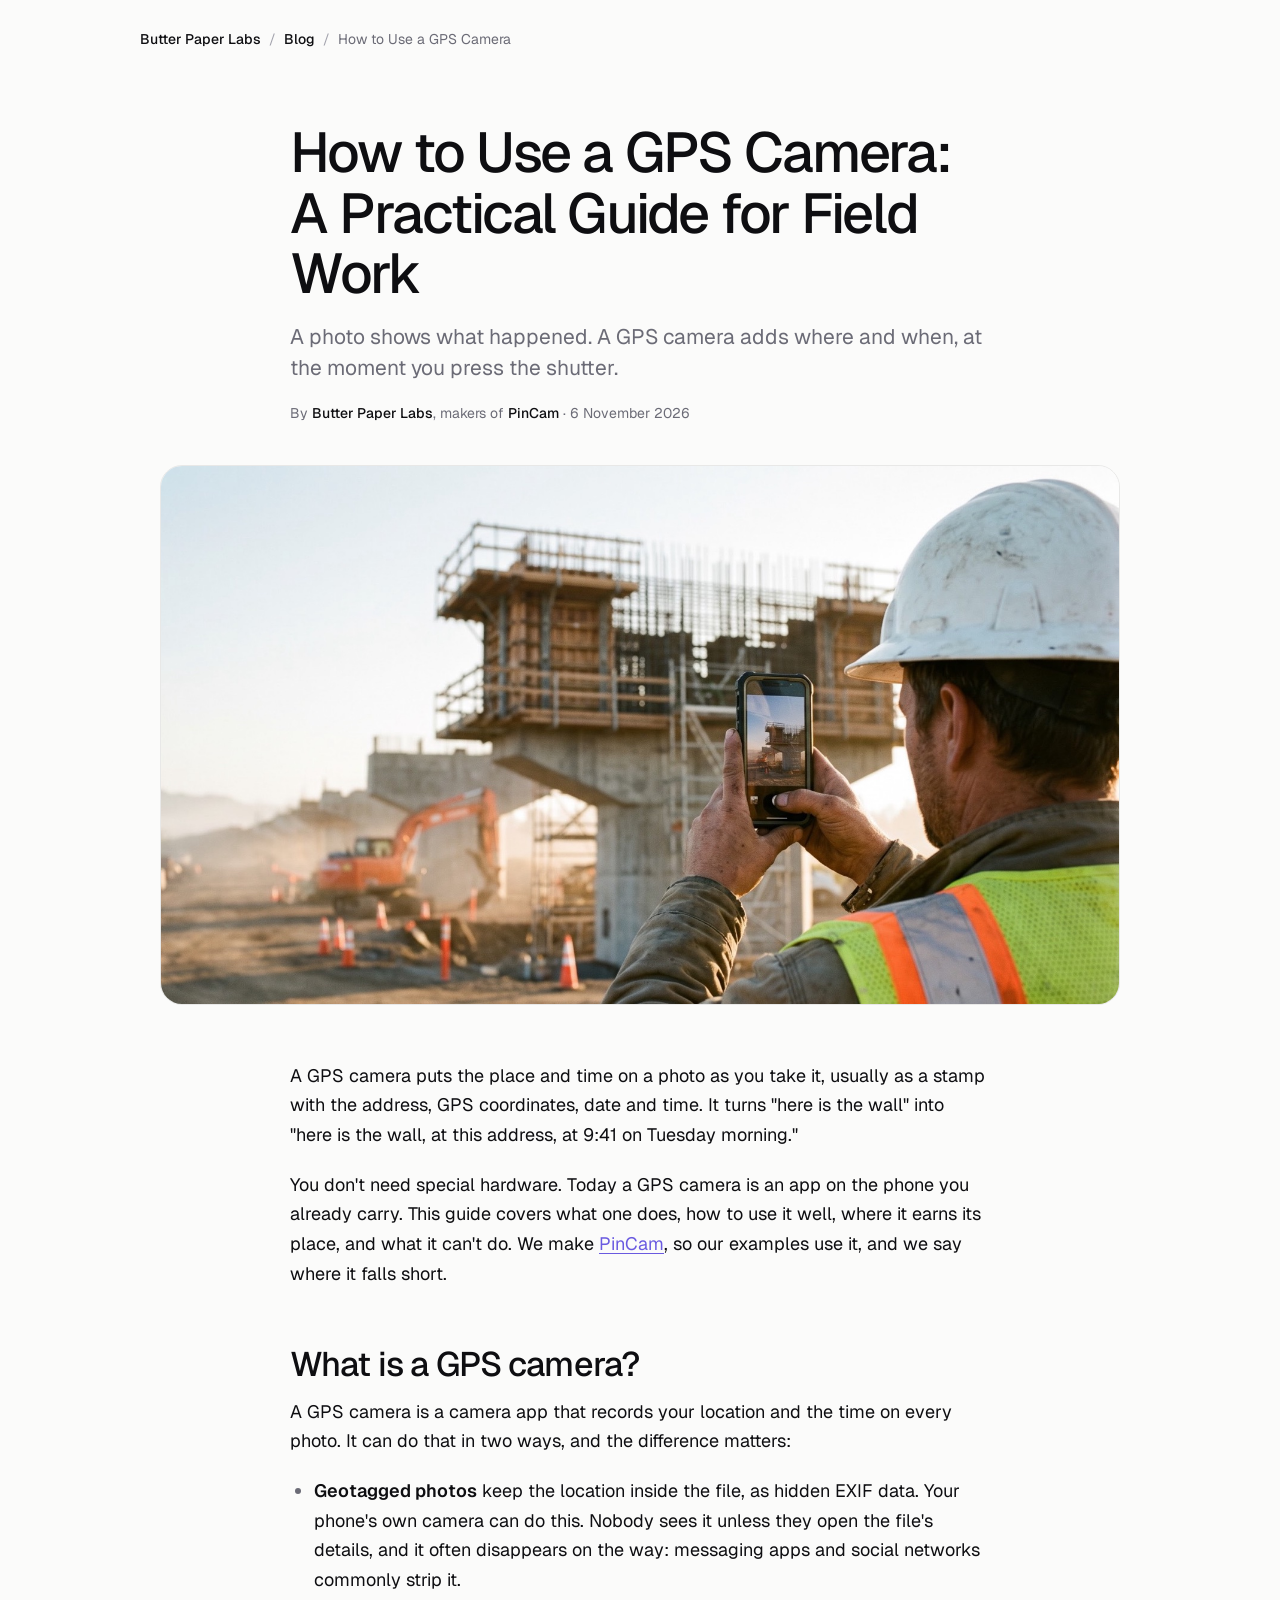
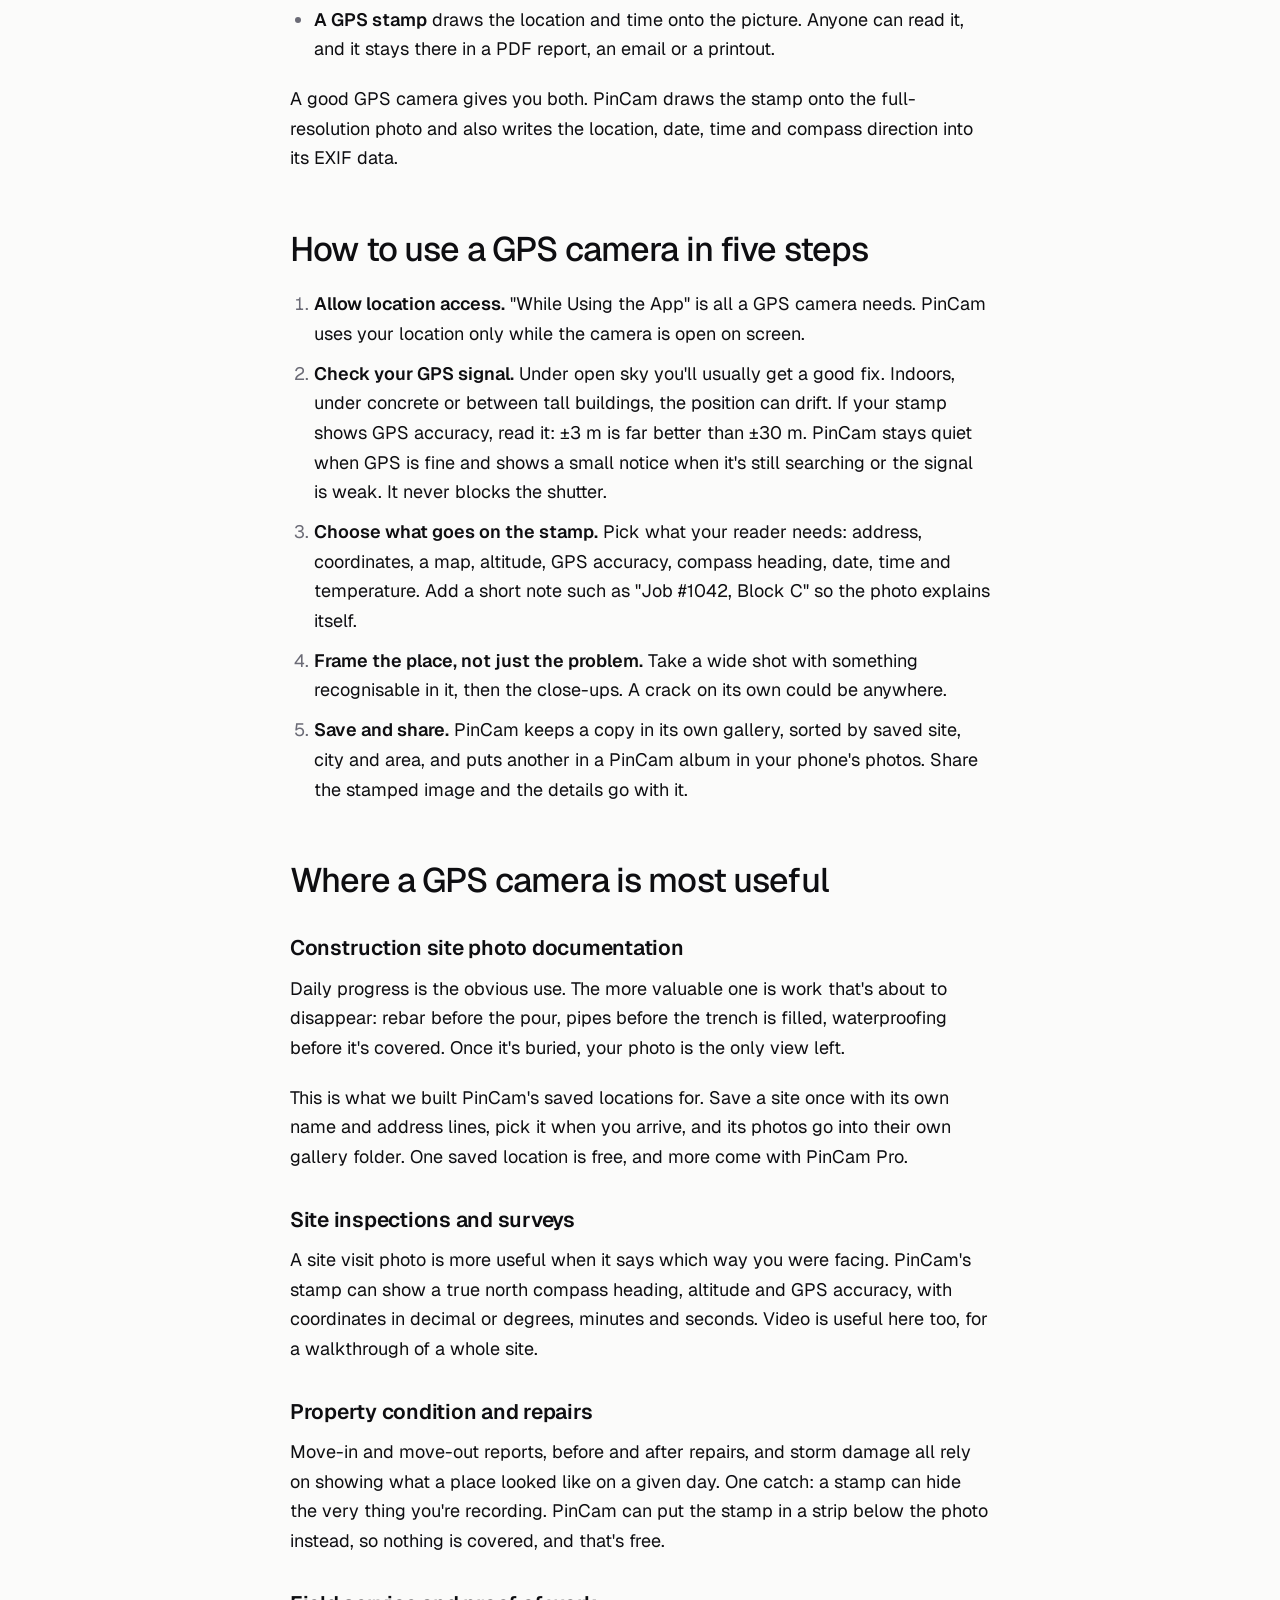
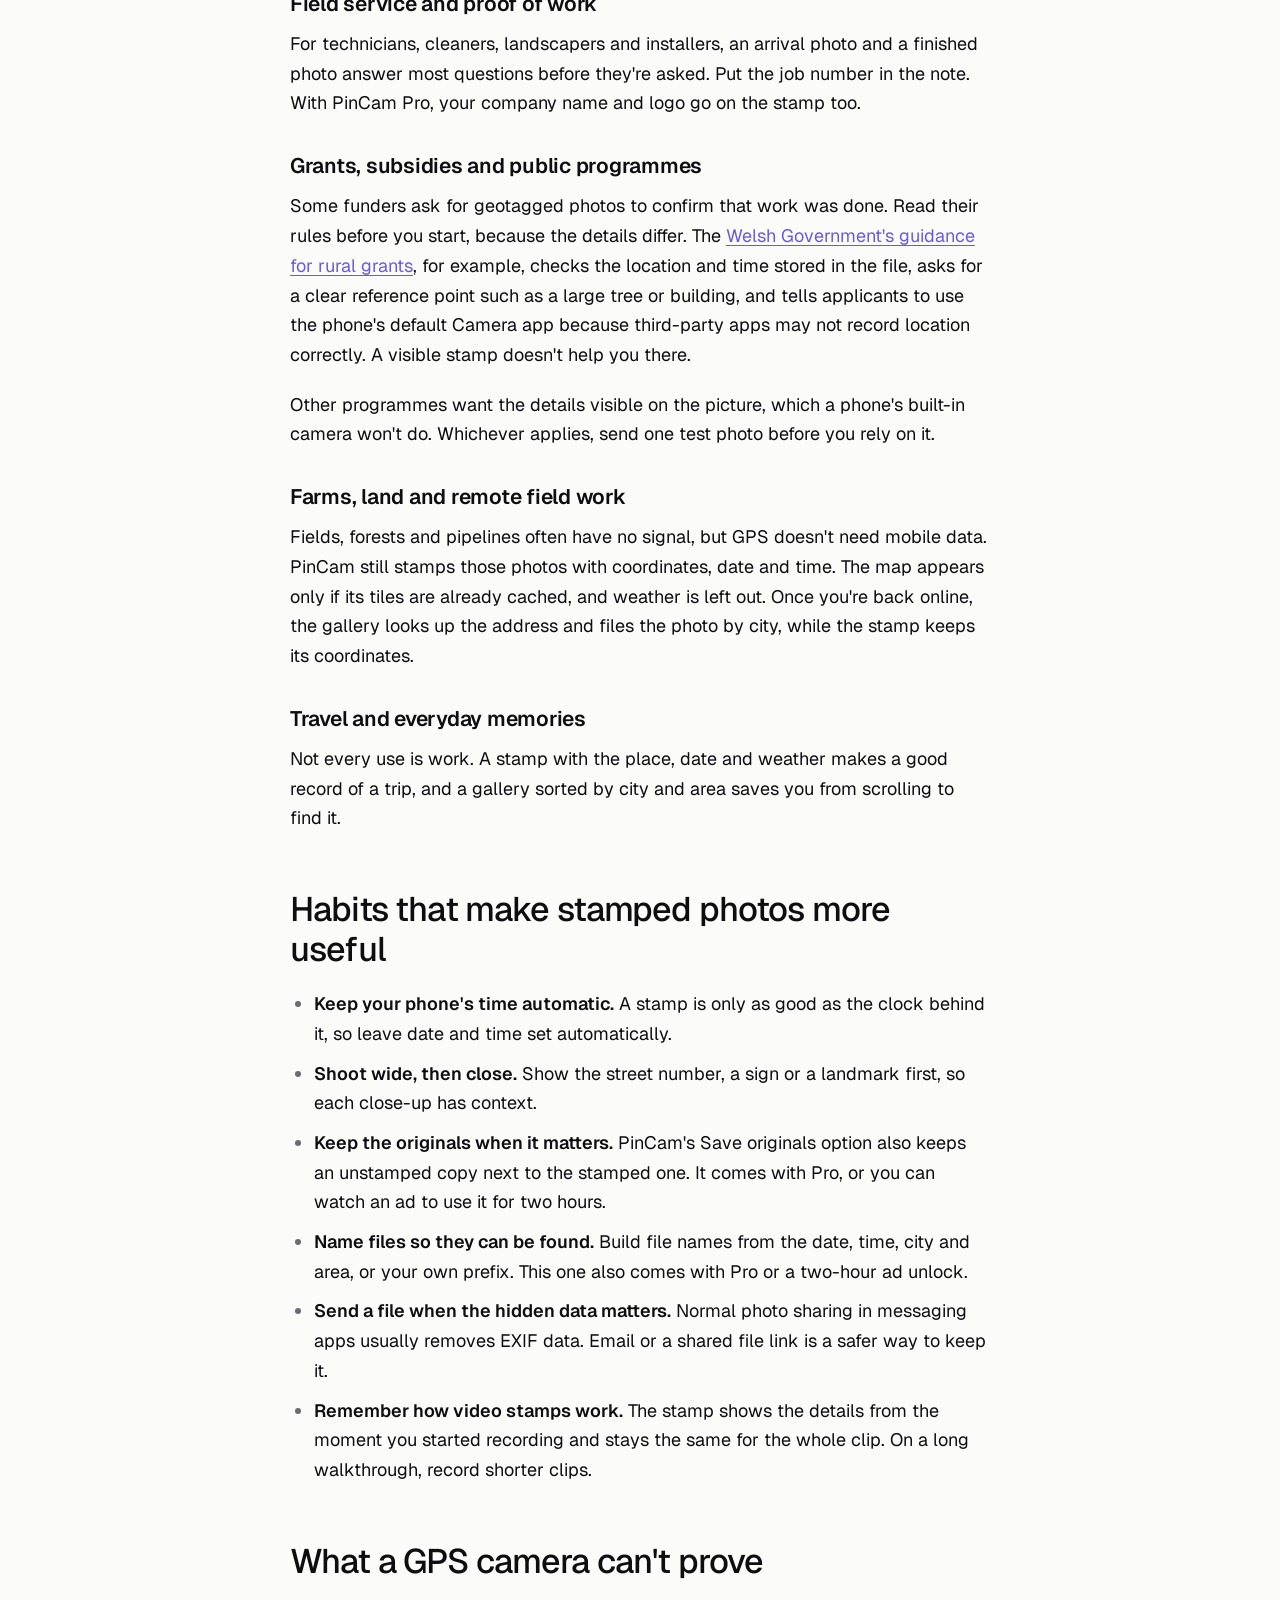
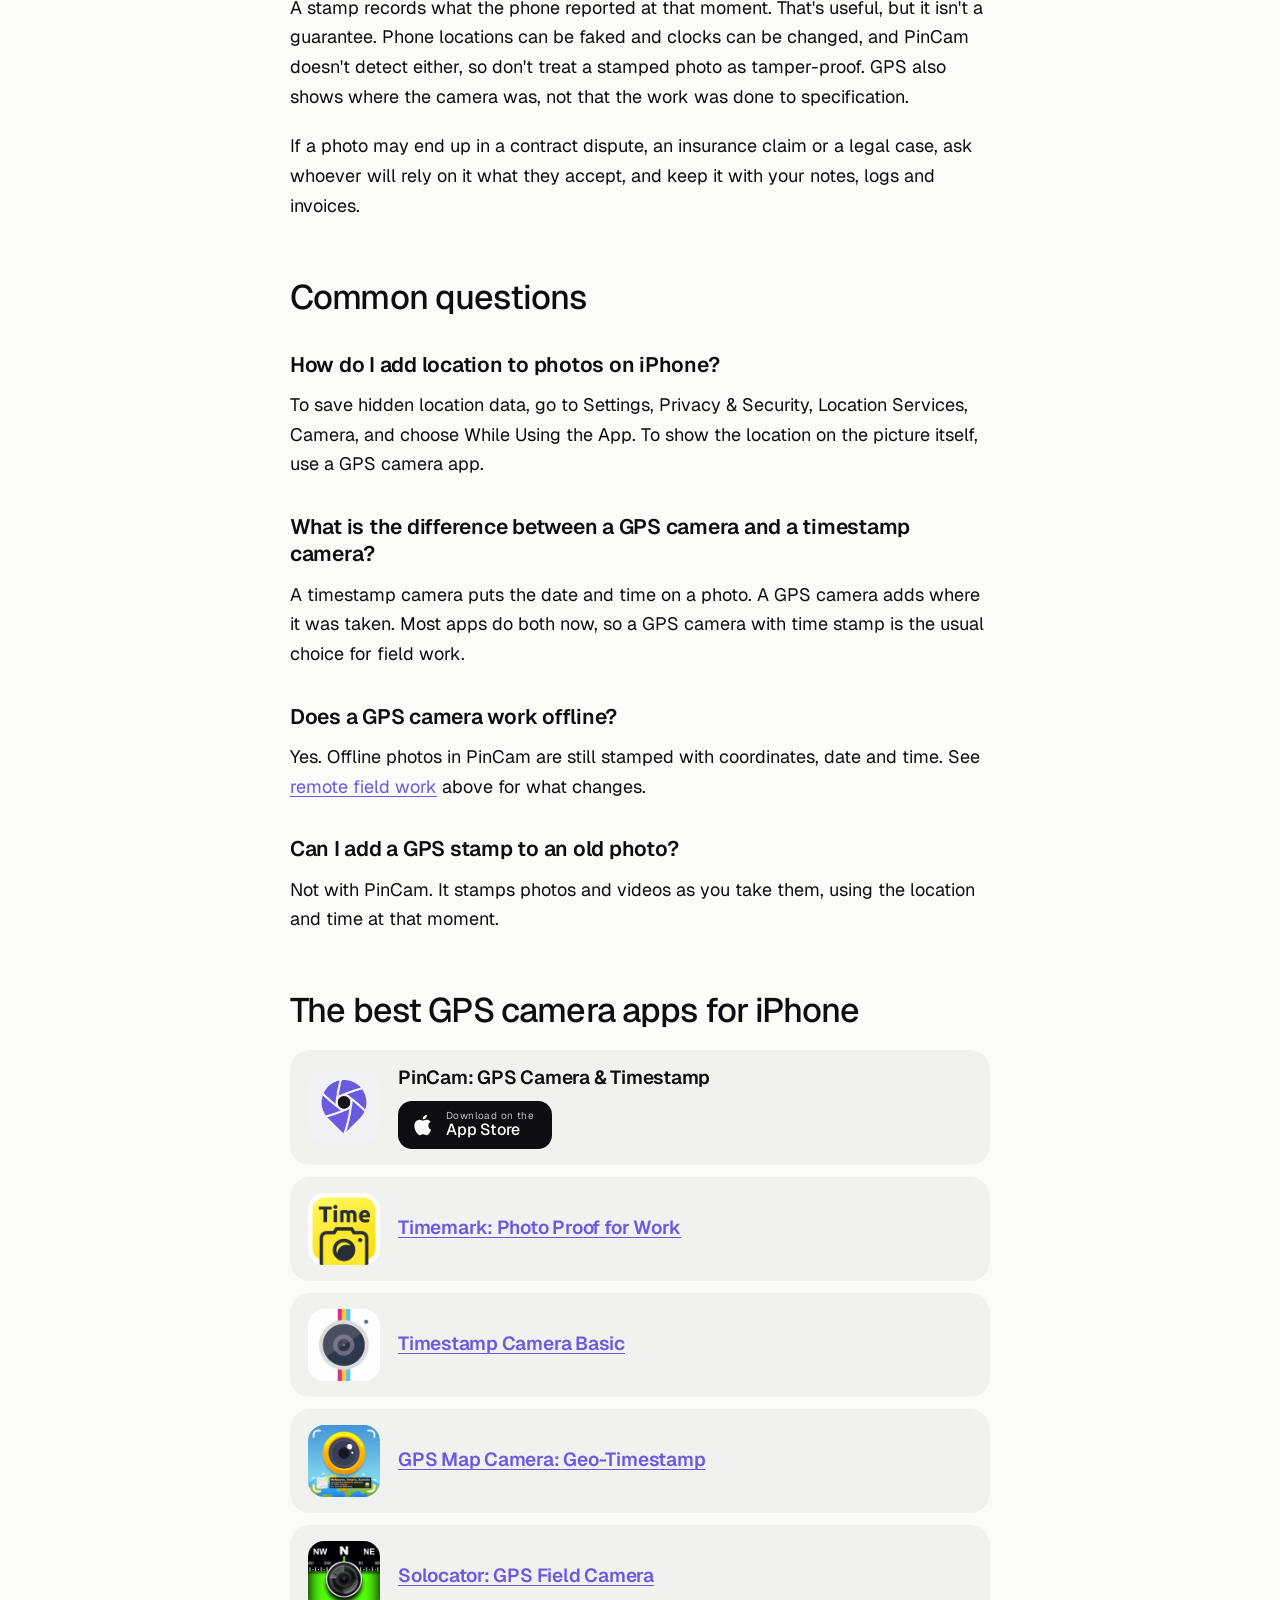
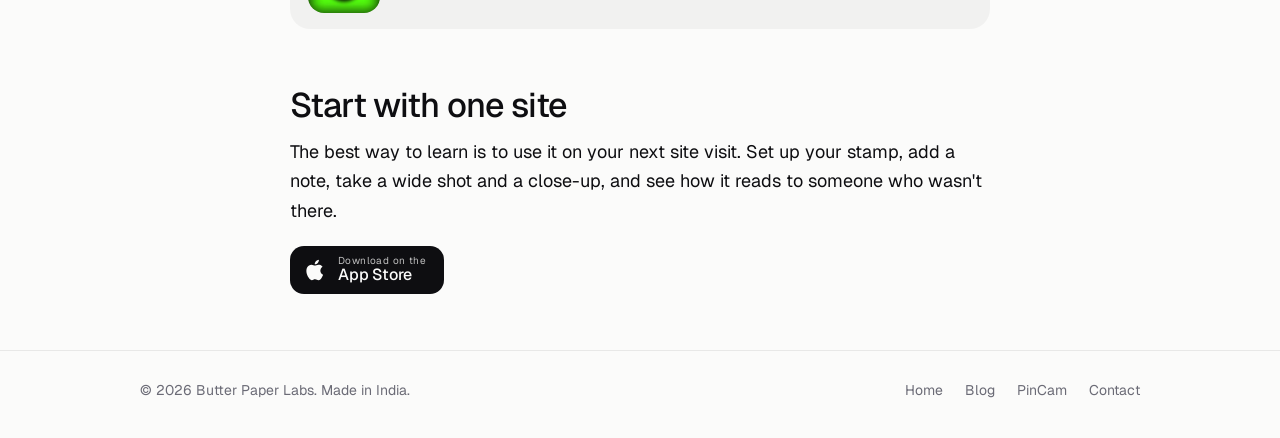
<file: blog/how-to-use-a-gps-camera/index.html>
<!doctype html>
<html lang="en">
<head>
<meta charset="utf-8">
<meta name="viewport" content="width=device-width, initial-scale=1">
<title>How to Use a GPS Camera: A Practical Guide for Field Work</title>
<meta name="description" content="What a GPS camera is, how to use one in five steps, where it helps on job sites and inspections, and the best GPS camera apps for iPhone.">
<link rel="canonical" href="https://www.butterpaperlabs.com/blog/how-to-use-a-gps-camera/">
<meta name="robots" content="index, follow, max-image-preview:large">
<meta property="og:type" content="article">
<meta property="og:site_name" content="Butter Paper Labs">
<meta property="og:url" content="https://www.butterpaperlabs.com/blog/how-to-use-a-gps-camera/">
<meta property="og:title" content="How to Use a GPS Camera: A Practical Guide for Field Work">
<meta property="og:description" content="What a GPS camera is, how to use one in five steps, where it helps most, and the best apps for iPhone.">
<meta property="og:image" content="https://www.butterpaperlabs.com/assets/blog/how-to-use-a-gps-camera/hero.jpg">
<meta property="og:image:width" content="1600">
<meta property="og:image:height" content="900">
<meta property="article:published_time" content="2026-11-06">
<meta name="twitter:card" content="summary_large_image">
<meta name="apple-itunes-app" content="app-id=6824269525">
<link rel="icon" type="image/svg+xml" href="../../assets/favicon.svg">
<link rel="preconnect" href="https://fonts.googleapis.com">
<link rel="preconnect" href="https://fonts.gstatic.com" crossorigin>
<link href="https://fonts.googleapis.com/css2?family=Geist:wght@400;500;600&family=Geist+Mono:wght@400;500&display=swap" rel="stylesheet">
<link rel="stylesheet" href="../blog.css">
<script type="application/ld+json">
{
  "@context": "https://schema.org",
  "@graph": [
    {
      "@type": "BlogPosting",
      "@id": "https://www.butterpaperlabs.com/blog/how-to-use-a-gps-camera/#post",
      "headline": "How to Use a GPS Camera: A Practical Guide for Field Work",
      "description": "What a GPS camera is, how to use one in five steps, where it helps on job sites and inspections, and the best GPS camera apps for iPhone.",
      "image": "https://www.butterpaperlabs.com/assets/blog/how-to-use-a-gps-camera/hero.jpg",
      "datePublished": "2026-11-06",
      "dateModified": "2026-11-06",
      "inLanguage": "en",
      "mainEntityOfPage": "https://www.butterpaperlabs.com/blog/how-to-use-a-gps-camera/",
      "author": {
        "@type": "Organization",
        "@id": "https://www.butterpaperlabs.com/#org",
        "name": "Butter Paper Labs",
        "url": "https://www.butterpaperlabs.com/"
      },
      "publisher": {
        "@id": "https://www.butterpaperlabs.com/#org"
      },
      "about": {
        "@id": "https://www.butterpaperlabs.com/pincam/#app"
      }
    },
    {
      "@type": "BreadcrumbList",
      "itemListElement": [
        { "@type": "ListItem", "position": 1, "name": "Butter Paper Labs", "item": "https://www.butterpaperlabs.com/" },
        { "@type": "ListItem", "position": 2, "name": "Blog", "item": "https://www.butterpaperlabs.com/blog/" },
        { "@type": "ListItem", "position": 3, "name": "How to Use a GPS Camera" }
      ]
    },
    {
      "@type": "FAQPage",
      "mainEntity": [
        {
          "@type": "Question",
          "name": "How do I add location to photos on iPhone?",
          "acceptedAnswer": { "@type": "Answer", "text": "To save hidden location data, go to Settings, Privacy & Security, Location Services, Camera, and choose While Using the App. To show the location on the picture itself, use a GPS camera app, which draws a stamp as you take the photo." }
        },
        {
          "@type": "Question",
          "name": "What is the difference between a GPS camera and a timestamp camera?",
          "acceptedAnswer": { "@type": "Answer", "text": "A timestamp camera puts the date and time on a photo. A GPS camera adds where it was taken, such as the address, coordinates or a map. Most apps today do both, so a GPS camera with time stamp is the usual choice for field work." }
        },
        {
          "@type": "Question",
          "name": "Does a GPS camera work offline?",
          "acceptedAnswer": { "@type": "Answer", "text": "Yes. GPS needs no mobile data, so PinCam still stamps offline photos with coordinates, date and time. The map appears only if its tiles are already cached, and weather is left out. PinCam looks up the address for its gallery once you are back online, but the stamp on that photo keeps the coordinates." }
        },
        {
          "@type": "Question",
          "name": "Can I add a GPS stamp to an old photo?",
          "acceptedAnswer": { "@type": "Answer", "text": "Not with PinCam. It stamps photos and videos as you take them, using the location and time at that moment." }
        },
        {
          "@type": "Question",
          "name": "Does a GPS camera work for video?",
          "acceptedAnswer": { "@type": "Answer", "text": "PinCam stamps video too. The stamp shows the details from the moment recording started and stays the same for the whole clip." }
        }
      ]
    }
  ]
}
</script>
</head>
<body>
<main class="wrap">
  <nav class="crumbs" aria-label="Breadcrumb">
    <ol>
      <li><a href="../../">Butter Paper Labs</a></li>
      <li><a href="../">Blog</a></li>
      <li aria-current="page">How to Use a GPS Camera</li>
    </ol>
  </nav>

  <article>
    <header class="post-head">
      <h1>How to Use a GPS Camera: A Practical Guide for Field Work</h1>
      <p class="dek">A photo shows what happened. A GPS camera adds where and when, at the moment you press the shutter.</p>
      <p class="byline">By <a href="../../">Butter Paper Labs</a>, makers of <a href="../../pincam/">PinCam</a> · <time datetime="2026-11-06">6 November 2026</time></p>
    </header>

    <figure class="post-hero">
      <img src="../../assets/blog/how-to-use-a-gps-camera/hero.jpg" alt="A field inspector photographing a bridge pier under construction with a phone" width="1600" height="900">
    </figure>

    <div class="prose">
      <p>A GPS camera puts the place and time on a photo as you take it, usually as a stamp with the address, GPS coordinates, date and time. It turns "here is the wall" into "here is the wall, at this address, at 9:41 on Tuesday morning."</p>
      <p>You don't need special hardware. Today a GPS camera is an app on the phone you already carry. This guide covers what one does, how to use it well, where it earns its place, and what it can't do. We make <a href="../../pincam/">PinCam</a>, so our examples use it, and we say where it falls short.</p>

      <h2>What is a GPS camera?</h2>
      <p>A GPS camera is a camera app that records your location and the time on every photo. It can do that in two ways, and the difference matters:</p>
      <ul>
        <li><strong>Geotagged photos</strong> keep the location inside the file, as hidden EXIF data. Your phone's own camera can do this. Nobody sees it unless they open the file's details, and it often disappears on the way: messaging apps and social networks commonly strip it.</li>
        <li><strong>A GPS stamp</strong> draws the location and time onto the picture. Anyone can read it, and it stays there in a PDF report, an email or a printout.</li>
      </ul>
      <p>A good GPS camera gives you both. PinCam draws the stamp onto the full-resolution photo and also writes the location, date, time and compass direction into its EXIF data.</p>

      <h2>How to use a GPS camera in five steps</h2>
      <ol>
        <li><strong>Allow location access.</strong> "While Using the App" is all a GPS camera needs. PinCam uses your location only while the camera is open on screen.</li>
        <li><strong>Check your GPS signal.</strong> Under open sky you'll usually get a good fix. Indoors, under concrete or between tall buildings, the position can drift. If your stamp shows GPS accuracy, read it: ±3 m is far better than ±30 m. PinCam stays quiet when GPS is fine and shows a small notice when it's still searching or the signal is weak. It never blocks the shutter.</li>
        <li><strong>Choose what goes on the stamp.</strong> Pick what your reader needs: address, coordinates, a map, altitude, GPS accuracy, compass heading, date, time and temperature. Add a short note such as "Job #1042, Block C" so the photo explains itself.</li>
        <li><strong>Frame the place, not just the problem.</strong> Take a wide shot with something recognisable in it, then the close-ups. A crack on its own could be anywhere.</li>
        <li><strong>Save and share.</strong> PinCam keeps a copy in its own gallery, sorted by saved site, city and area, and puts another in a PinCam album in your phone's photos. Share the stamped image and the details go with it.</li>
      </ol>

      <h2>Where a GPS camera is most useful</h2>

      <h3>Construction site photo documentation</h3>
      <p>Daily progress is the obvious use. The more valuable one is work that's about to disappear: rebar before the pour, pipes before the trench is filled, waterproofing before it's covered. Once it's buried, your photo is the only view left.</p>
      <p>This is what we built PinCam's saved locations for. Save a site once with its own name and address lines, pick it when you arrive, and its photos go into their own gallery folder. One saved location is free, and more come with PinCam Pro.</p>

      <h3>Site inspections and surveys</h3>
      <p>A site visit photo is more useful when it says which way you were facing. PinCam's stamp can show a true north compass heading, altitude and GPS accuracy, with coordinates in decimal or degrees, minutes and seconds. Video is useful here too, for a walkthrough of a whole site.</p>

      <h3>Property condition and repairs</h3>
      <p>Move-in and move-out reports, before and after repairs, and storm damage all rely on showing what a place looked like on a given day. One catch: a stamp can hide the very thing you're recording. PinCam can put the stamp in a strip below the photo instead, so nothing is covered, and that's free.</p>

      <h3>Field service and proof of work</h3>
      <p>For technicians, cleaners, landscapers and installers, an arrival photo and a finished photo answer most questions before they're asked. Put the job number in the note. With PinCam Pro, your company name and logo go on the stamp too.</p>

      <h3>Grants, subsidies and public programmes</h3>
      <p>Some funders ask for geotagged photos to confirm that work was done. Read their rules before you start, because the details differ. The <a href="https://www.gov.wales/rural-grants-and-payments-geotagged-photo-guidance">Welsh Government's guidance for rural grants</a>, for example, checks the location and time stored in the file, asks for a clear reference point such as a large tree or building, and tells applicants to use the phone's default Camera app because third-party apps may not record location correctly. A visible stamp doesn't help you there.</p>
      <p>Other programmes want the details visible on the picture, which a phone's built-in camera won't do. Whichever applies, send one test photo before you rely on it.</p>

      <h3 id="remote">Farms, land and remote field work</h3>
      <p>Fields, forests and pipelines often have no signal, but GPS doesn't need mobile data. PinCam still stamps those photos with coordinates, date and time. The map appears only if its tiles are already cached, and weather is left out. Once you're back online, the gallery looks up the address and files the photo by city, while the stamp keeps its coordinates.</p>

      <h3>Travel and everyday memories</h3>
      <p>Not every use is work. A stamp with the place, date and weather makes a good record of a trip, and a gallery sorted by city and area saves you from scrolling to find it.</p>

      <h2>Habits that make stamped photos more useful</h2>
      <ul>
        <li><strong>Keep your phone's time automatic.</strong> A stamp is only as good as the clock behind it, so leave date and time set automatically.</li>
        <li><strong>Shoot wide, then close.</strong> Show the street number, a sign or a landmark first, so each close-up has context.</li>
        <li><strong>Keep the originals when it matters.</strong> PinCam's Save originals option also keeps an unstamped copy next to the stamped one. It comes with Pro, or you can watch an ad to use it for two hours.</li>
        <li><strong>Name files so they can be found.</strong> Build file names from the date, time, city and area, or your own prefix. This one also comes with Pro or a two-hour ad unlock.</li>
        <li><strong>Send a file when the hidden data matters.</strong> Normal photo sharing in messaging apps usually removes EXIF data. Email or a shared file link is a safer way to keep it.</li>
        <li><strong>Remember how video stamps work.</strong> The stamp shows the details from the moment you started recording and stays the same for the whole clip. On a long walkthrough, record shorter clips.</li>
      </ul>

      <h2>What a GPS camera can't prove</h2>
      <p>A stamp records what the phone reported at that moment. That's useful, but it isn't a guarantee. Phone locations can be faked and clocks can be changed, and PinCam doesn't detect either, so don't treat a stamped photo as tamper-proof. GPS also shows where the camera was, not that the work was done to specification.</p>
      <p>If a photo may end up in a contract dispute, an insurance claim or a legal case, ask whoever will rely on it what they accept, and keep it with your notes, logs and invoices.</p>

      <h2>Common questions</h2>
      <h3>How do I add location to photos on iPhone?</h3>
      <p>To save hidden location data, go to Settings, Privacy &amp; Security, Location Services, Camera, and choose While Using the App. To show the location on the picture itself, use a GPS camera app.</p>
      <h3>What is the difference between a GPS camera and a timestamp camera?</h3>
      <p>A timestamp camera puts the date and time on a photo. A GPS camera adds where it was taken. Most apps do both now, so a GPS camera with time stamp is the usual choice for field work.</p>
      <h3>Does a GPS camera work offline?</h3>
      <p>Yes. Offline photos in PinCam are still stamped with coordinates, date and time. See <a href="#remote">remote field work</a> above for what changes.</p>
      <h3>Can I add a GPS stamp to an old photo?</h3>
      <p>Not with PinCam. It stamps photos and videos as you take them, using the location and time at that moment.</p>

      <h2>The best GPS camera apps for iPhone</h2>
      <div class="app-row">
        <a href="https://apps.apple.com/app/id6824269525"><img src="../../assets/pincam-icon-512.png" alt="PinCam app icon" width="72" height="72" loading="lazy"></a>
        <div>
          <h3>PinCam: GPS Camera &amp; Timestamp</h3>
          <a class="store" href="https://apps.apple.com/app/id6824269525" aria-label="Download PinCam on the App Store">
<svg viewBox="0 0 24 24" fill="currentColor" aria-hidden="true"><path d="M16.37 12.6c-.03-2.6 2.13-3.85 2.22-3.91-1.21-1.77-3.09-2.01-3.76-2.04-1.6-.16-3.12.94-3.93.94-.81 0-2.06-.92-3.39-.89-1.74.03-3.35 1.01-4.25 2.57-1.81 3.14-.46 7.79 1.3 10.34.86 1.25 1.89 2.65 3.24 2.6 1.3-.05 1.79-.84 3.36-.84 1.57 0 2.01.84 3.38.82 1.4-.02 2.28-1.27 3.13-2.52.99-1.45 1.4-2.85 1.42-2.92-.03-.01-2.72-1.04-2.75-4.15zM13.8 4.9c.71-.87 1.2-2.07 1.07-3.27-1.03.04-2.28.69-3.02 1.55-.66.77-1.24 2-1.09 3.18 1.15.09 2.32-.58 3.04-1.46z"/></svg>
<span><small>Download on the</small><strong>App Store</strong></span>
</a>
        </div>
      </div>
      <div class="app-row">
        <a href="https://apps.apple.com/us/app/timemark-photo-proof-for-work/id6446071834"><img src="../../assets/blog/apps/timemark.jpg" alt="Timemark app icon" width="72" height="72" loading="lazy"></a>
        <h3><a href="https://apps.apple.com/us/app/timemark-photo-proof-for-work/id6446071834">Timemark: Photo Proof for Work</a></h3>
      </div>
      <div class="app-row">
        <a href="https://apps.apple.com/us/app/timestamp-camera-basic/id840110184"><img src="../../assets/blog/apps/timestamp-camera-basic.jpg" alt="Timestamp Camera Basic app icon" width="72" height="72" loading="lazy"></a>
        <h3><a href="https://apps.apple.com/us/app/timestamp-camera-basic/id840110184">Timestamp Camera Basic</a></h3>
      </div>
      <div class="app-row">
        <a href="https://apps.apple.com/us/app/gps-map-camera-geo-timestamp/id1503116917"><img src="../../assets/blog/apps/gps-map-camera.jpg" alt="GPS Map Camera app icon" width="72" height="72" loading="lazy"></a>
        <h3><a href="https://apps.apple.com/us/app/gps-map-camera-geo-timestamp/id1503116917">GPS Map Camera: Geo-Timestamp</a></h3>
      </div>
      <div class="app-row">
        <a href="https://apps.apple.com/us/app/solocator-gps-field-camera/id582584117"><img src="../../assets/blog/apps/solocator.jpg" alt="Solocator app icon" width="72" height="72" loading="lazy"></a>
        <h3><a href="https://apps.apple.com/us/app/solocator-gps-field-camera/id582584117">Solocator: GPS Field Camera</a></h3>
      </div>

      <h2>Start with one site</h2>
      <p>The best way to learn is to use it on your next site visit. Set up your stamp, add a note, take a wide shot and a close-up, and see how it reads to someone who wasn't there.</p>
      <a class="store" href="https://apps.apple.com/app/id6824269525" aria-label="Download PinCam on the App Store">
<svg viewBox="0 0 24 24" fill="currentColor" aria-hidden="true"><path d="M16.37 12.6c-.03-2.6 2.13-3.85 2.22-3.91-1.21-1.77-3.09-2.01-3.76-2.04-1.6-.16-3.12.94-3.93.94-.81 0-2.06-.92-3.39-.89-1.74.03-3.35 1.01-4.25 2.57-1.81 3.14-.46 7.79 1.3 10.34.86 1.25 1.89 2.65 3.24 2.6 1.3-.05 1.79-.84 3.36-.84 1.57 0 2.01.84 3.38.82 1.4-.02 2.28-1.27 3.13-2.52.99-1.45 1.4-2.85 1.42-2.92-.03-.01-2.72-1.04-2.75-4.15zM13.8 4.9c.71-.87 1.2-2.07 1.07-3.27-1.03.04-2.28.69-3.02 1.55-.66.77-1.24 2-1.09 3.18 1.15.09 2.32-.58 3.04-1.46z"/></svg>
<span><small>Download on the</small><strong>App Store</strong></span>
</a>
    </div>
  </article>
</main>
<footer>
  <div class="wrap foot">
    <span>© 2026 Butter Paper Labs. Made in India.</span>
    <div class="foot-links">
      <a href="../../">Home</a>
      <a href="../">Blog</a>
      <a href="../../pincam/">PinCam</a>
      <a href="mailto:butterpaperlabs@gmail.com">Contact</a>
    </div>
  </div>
</footer>
</body>
</html>
</file>
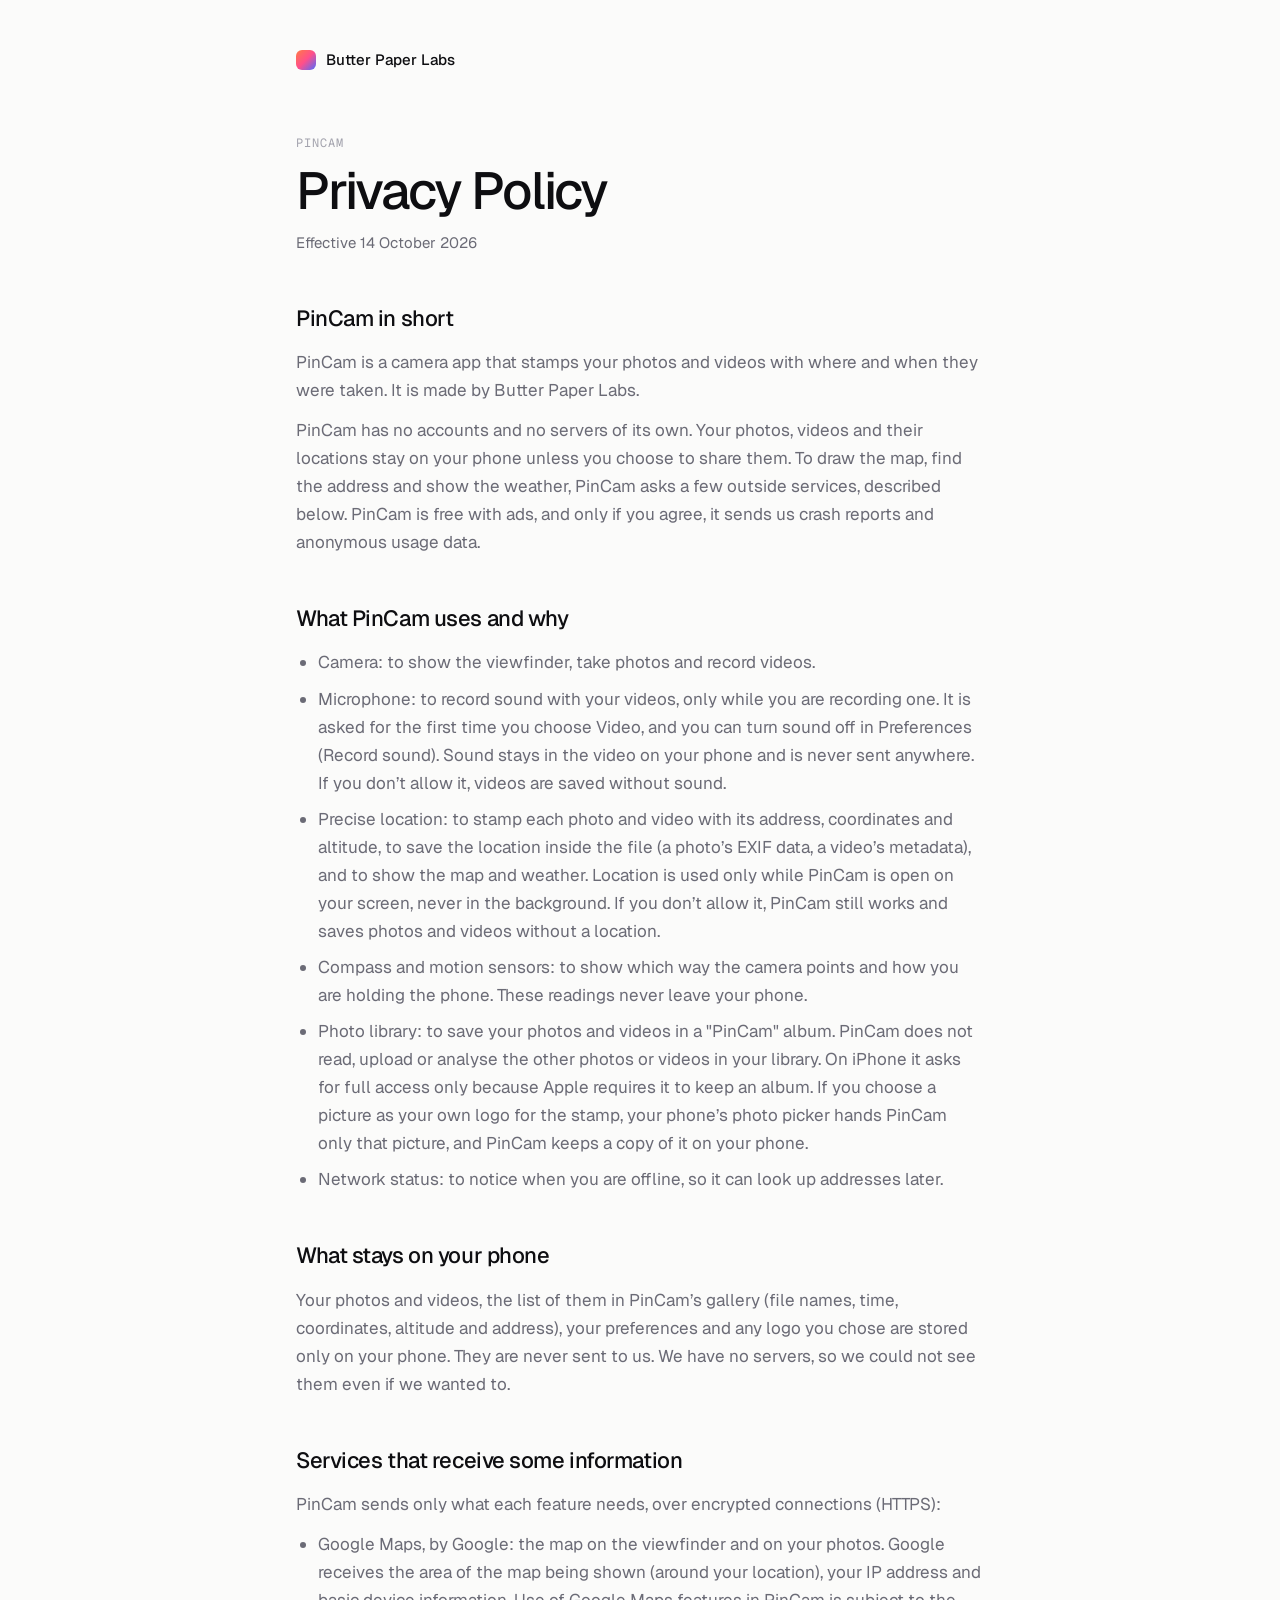
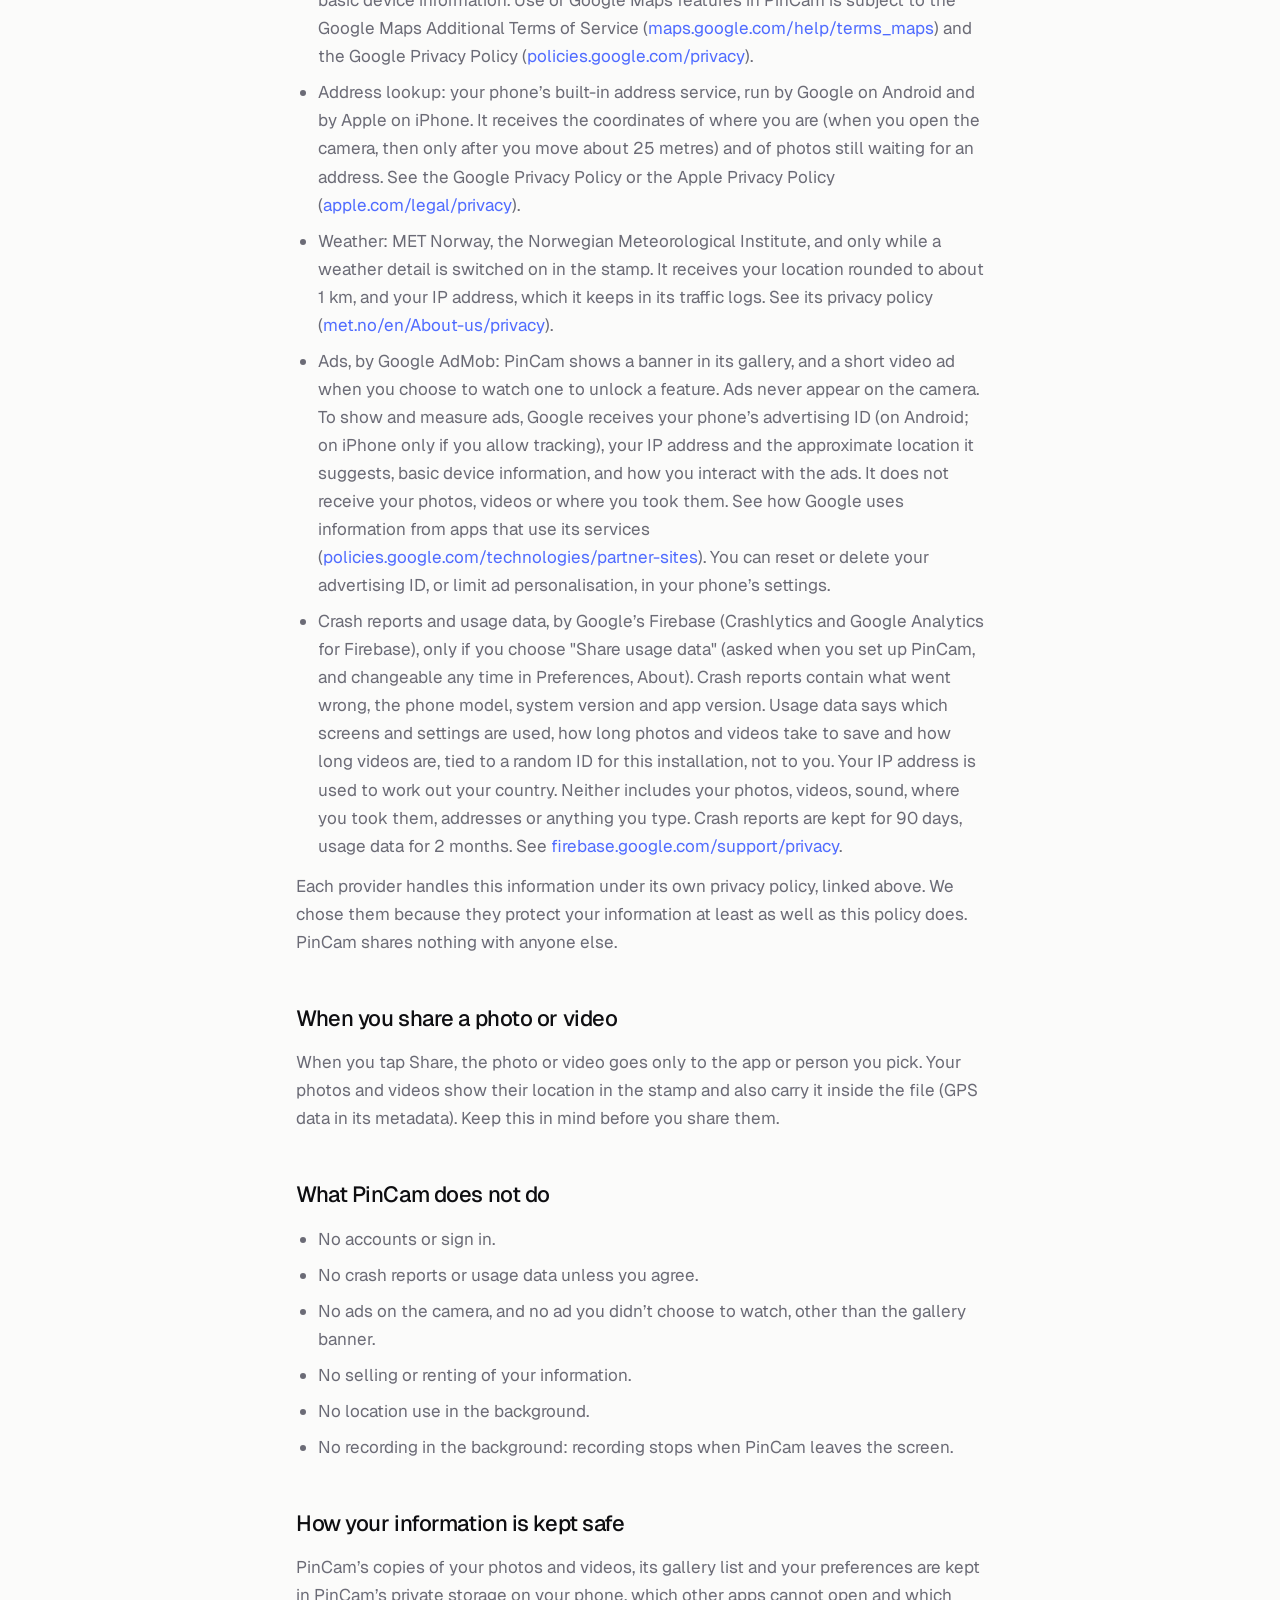
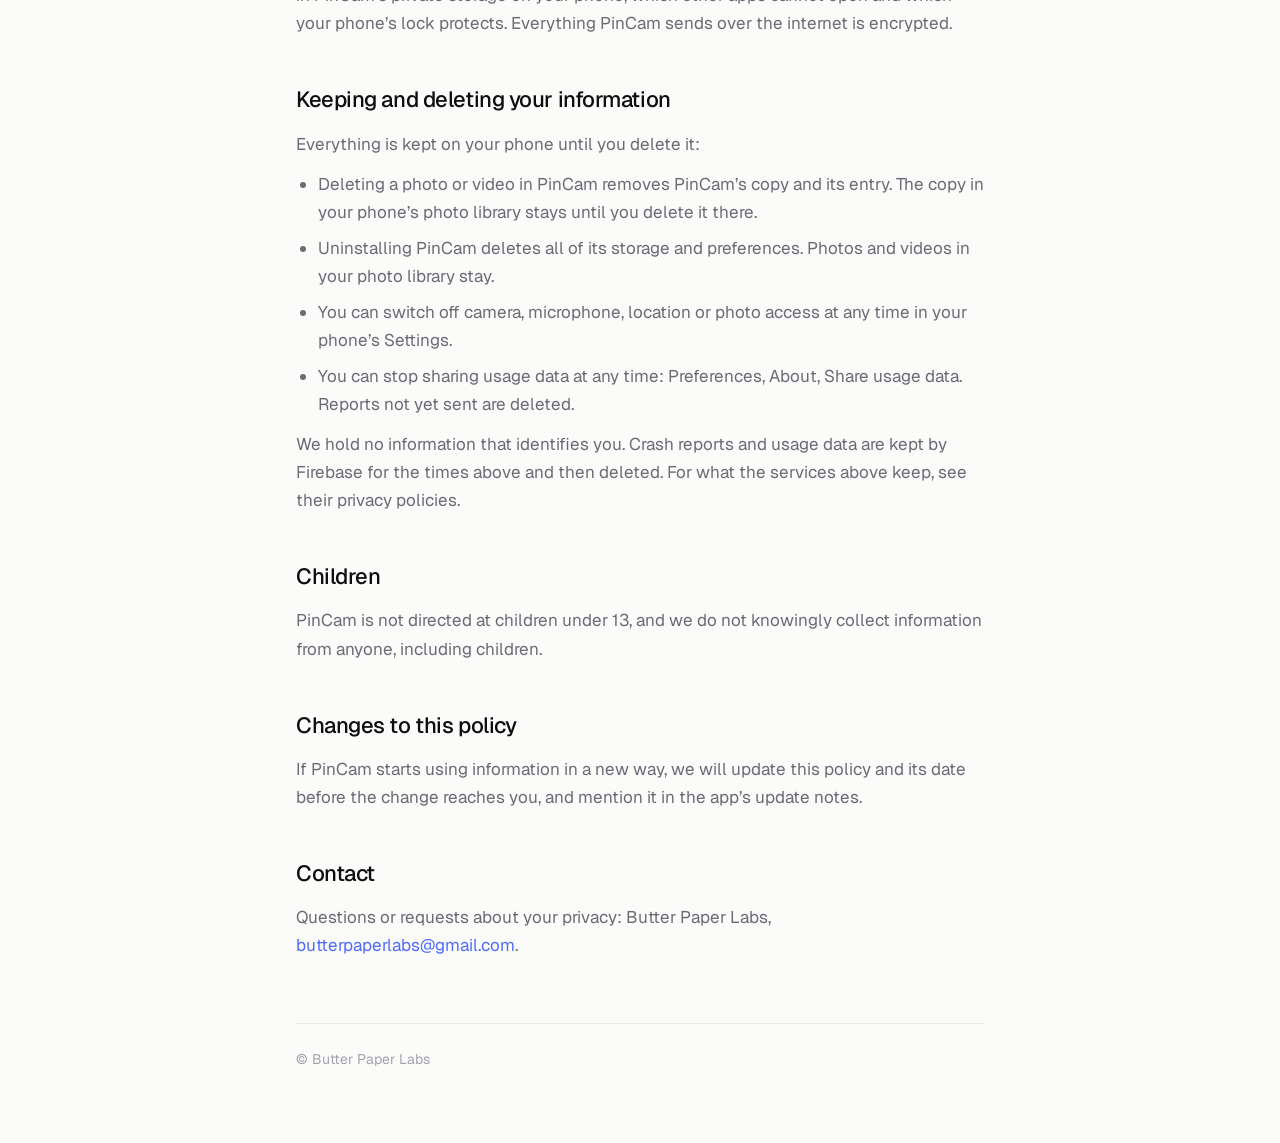
<file: pincam/privacy/index.html>
<!doctype html>
<html lang="en">
<head>
<meta charset="utf-8">
<meta name="viewport" content="width=device-width, initial-scale=1">
<meta name="robots" content="noindex">
<title>PinCam Privacy Policy</title>
<link rel="icon" type="image/svg+xml" href="../../assets/favicon.svg">
<link rel="preconnect" href="https://fonts.googleapis.com">
<link rel="preconnect" href="https://fonts.gstatic.com" crossorigin>
<link href="https://fonts.googleapis.com/css2?family=Geist:wght@400;500&family=Geist+Mono:wght@400&display=swap" rel="stylesheet">
<!-- Generated by PinCam's tool/make_legal_pages.dart. Don't edit by hand. -->
<script>
  // In PinCam: ?app (no site header) and theme=light|dark (the app's look).
  (function () {
    var q = new URLSearchParams(location.search), d = document.documentElement;
    var t = q.get('theme');
    if (t === 'light' || t === 'dark') d.setAttribute('data-theme', t);
    if (q.has('app')) d.setAttribute('data-app', '');
  })();
</script>
<style>
  :root {
    --bg: #fbfbfa;
    --surface: #ffffff;
    --text: #0e0e11;
    --muted: #6b6b76;
    --faint: #a3a3ad;
    --line: rgba(14, 14, 17, 0.08);
    --chip: rgba(14, 14, 17, 0.04);
    --link: #4f6bff;
    --sans: "Geist", ui-sans-serif, system-ui, -apple-system, "Segoe UI", sans-serif;
    --mono: "Geist Mono", ui-monospace, monospace;
  }
  @media (prefers-color-scheme: dark) {
    :root:not([data-theme="light"]) {
    --bg: #09090b;
    --surface: #121216;
    --text: #f4f4f6;
    --muted: #9a9aa6;
    --faint: #5e5e69;
    --line: rgba(255, 255, 255, 0.08);
    --chip: rgba(255, 255, 255, 0.05);
    --link: #8c9dff;
    }
  }
  :root[data-theme="dark"] {
    --bg: #09090b;
    --surface: #121216;
    --text: #f4f4f6;
    --muted: #9a9aa6;
    --faint: #5e5e69;
    --line: rgba(255, 255, 255, 0.08);
    --chip: rgba(255, 255, 255, 0.05);
    --link: #8c9dff;
  }
  /* In PinCam: the app's own colours and font, its bar instead of the
     site's header, and the web view's background (the app's canvas). */
  :root[data-app] {
    --surface: #ffffff;
    --text: #16161a;
    --muted: #6e6e76;
    --faint: #6e6e76;
    --line: #e2e2e6;
    --link: #6a5ae0;
    --sans: -apple-system, system-ui, Roboto, "Segoe UI", sans-serif;
  }
  :root[data-app][data-theme="dark"] {
    --surface: #1a1a1f;
    --text: #f2f2f5;
    --muted: #9c9ca5;
    --faint: #9c9ca5;
    --line: #2c2c33;
    --link: #8b7ef2;
  }
  [data-app] body { background: transparent; font-size: 16px; }
  [data-app] main { padding-top: 0; }
  [data-app] .home, [data-app] .label, [data-app] h1, [data-app] footer {
    display: none;
  }
  [data-app] .sub { margin-top: 4px; }
  [data-app] h2 { font-weight: 600; font-size: 18px; margin-top: 32px; }
  * { box-sizing: border-box; margin: 0; padding: 0; }
  body {
    background: var(--bg);
    color: var(--text);
    font-family: var(--sans);
    font-size: 17px;
    line-height: 1.65;
    -webkit-font-smoothing: antialiased;
  }
  main { max-width: 720px; margin: 0 auto; padding: 48px 16px 72px; }
  .home {
    display: inline-flex;
    align-items: center;
    gap: 10px;
    font-weight: 500;
    font-size: 15px;
    color: var(--text);
    text-decoration: none;
  }
  .home i {
    width: 20px;
    height: 20px;
    border-radius: 6px;
    background: linear-gradient(135deg, #ff7a45, #ff4f8b 50%, #4f6bff);
  }
  .label {
    margin-top: 56px;
    font-family: var(--mono);
    font-size: 12px;
    letter-spacing: 0.08em;
    text-transform: uppercase;
    color: var(--faint);
  }
  h1 {
    margin-top: 10px;
    font-size: clamp(36px, 7vw, 52px);
    font-weight: 500;
    line-height: 1.05;
    letter-spacing: -0.04em;
  }
  .sub { margin-top: 12px; color: var(--muted); font-size: 15px; }
  h2 {
    margin-top: 44px;
    font-size: 22px;
    font-weight: 500;
    letter-spacing: -0.02em;
  }
  p, ul { margin-top: 12px; color: var(--muted); }
  ul { padding-left: 22px; }
  li + li { margin-top: 8px; }
  a { color: var(--link); text-decoration: none; overflow-wrap: anywhere; }
  a:hover { text-decoration: underline; }
  details {
    margin-top: 8px;
    border: 1px solid var(--line);
    border-radius: 14px;
    background: var(--surface);
  }
  summary {
    display: flex;
    justify-content: space-between;
    gap: 12px;
    padding: 12px 16px;
    cursor: pointer;
    list-style: none;
    overflow-wrap: anywhere;
  }
  summary::-webkit-details-marker { display: none; }
  summary small { color: var(--faint); font-size: 13px; white-space: nowrap; }
  details[open] summary { border-bottom: 1px solid var(--line); }
  pre {
    padding: 16px;
    font-family: var(--mono);
    font-size: 12px;
    line-height: 1.55;
    color: var(--muted);
    white-space: pre-wrap;
    overflow-wrap: anywhere;
  }
  hr { border: 0; border-top: 1px solid var(--line); }
  footer {
    margin-top: 64px;
    padding-top: 24px;
    border-top: 1px solid var(--line);
    font-size: 14px;
    color: var(--faint);
  }
</style>
</head>
<body>
<main>
  <a class="home" href="../../"><i></i>Butter Paper Labs</a>
  <p class="label">PinCam</p>
  <h1>Privacy Policy</h1>
  <p class="sub">Effective 14 October 2026</p>
<h2>PinCam in short</h2>
<p>PinCam is a camera app that stamps your photos and videos with where and when they were taken. It is made by Butter Paper Labs.</p>
<p>PinCam has no accounts and no servers of its own. Your photos, videos and their locations stay on your phone unless you choose to share them. To draw the map, find the address and show the weather, PinCam asks a few outside services, described below. PinCam is free with ads, and only if you agree, it sends us crash reports and anonymous usage data.</p>
<h2>What PinCam uses and why</h2>
<ul>
<li>Camera: to show the viewfinder, take photos and record videos.</li>
<li>Microphone: to record sound with your videos, only while you are recording one. It is asked for the first time you choose Video, and you can turn sound off in Preferences (Record sound). Sound stays in the video on your phone and is never sent anywhere. If you don’t allow it, videos are saved without sound.</li>
<li>Precise location: to stamp each photo and video with its address, coordinates and altitude, to save the location inside the file (a photo’s EXIF data, a video’s metadata), and to show the map and weather. Location is used only while PinCam is open on your screen, never in the background. If you don’t allow it, PinCam still works and saves photos and videos without a location.</li>
<li>Compass and motion sensors: to show which way the camera points and how you are holding the phone. These readings never leave your phone.</li>
<li>Photo library: to save your photos and videos in a &quot;PinCam&quot; album. PinCam does not read, upload or analyse the other photos or videos in your library. On iPhone it asks for full access only because Apple requires it to keep an album. If you choose a picture as your own logo for the stamp, your phone’s photo picker hands PinCam only that picture, and PinCam keeps a copy of it on your phone.</li>
<li>Network status: to notice when you are offline, so it can look up addresses later.</li>
</ul>
<h2>What stays on your phone</h2>
<p>Your photos and videos, the list of them in PinCam’s gallery (file names, time, coordinates, altitude and address), your preferences and any logo you chose are stored only on your phone. They are never sent to us. We have no servers, so we could not see them even if we wanted to.</p>
<h2>Services that receive some information</h2>
<p>PinCam sends only what each feature needs, over encrypted connections (HTTPS):</p>
<ul>
<li>Google Maps, by Google: the map on the viewfinder and on your photos. Google receives the area of the map being shown (around your location), your IP address and basic device information. Use of Google Maps features in PinCam is subject to the Google Maps Additional Terms of Service (<a href="https://maps.google.com/help/terms_maps">maps.google.com/help/terms_maps</a>) and the Google Privacy Policy (<a href="https://policies.google.com/privacy">policies.google.com/privacy</a>).</li>
<li>Address lookup: your phone’s built-in address service, run by Google on Android and by Apple on iPhone. It receives the coordinates of where you are (when you open the camera, then only after you move about 25 metres) and of photos still waiting for an address. See the Google Privacy Policy or the Apple Privacy Policy (<a href="https://apple.com/legal/privacy">apple.com/legal/privacy</a>).</li>
<li>Weather: MET Norway, the Norwegian Meteorological Institute, and only while a weather detail is switched on in the stamp. It receives your location rounded to about 1 km, and your IP address, which it keeps in its traffic logs. See its privacy policy (<a href="https://met.no/en/About-us/privacy">met.no/en/About-us/privacy</a>).</li>
<li>Ads, by Google AdMob: PinCam shows a banner in its gallery, and a short video ad when you choose to watch one to unlock a feature. Ads never appear on the camera. To show and measure ads, Google receives your phone’s advertising ID (on Android; on iPhone only if you allow tracking), your IP address and the approximate location it suggests, basic device information, and how you interact with the ads. It does not receive your photos, videos or where you took them. See how Google uses information from apps that use its services (<a href="https://policies.google.com/technologies/partner-sites">policies.google.com/technologies/partner-sites</a>). You can reset or delete your advertising ID, or limit ad personalisation, in your phone’s settings.</li>
<li>Crash reports and usage data, by Google’s Firebase (Crashlytics and Google Analytics for Firebase), only if you choose &quot;Share usage data&quot; (asked when you set up PinCam, and changeable any time in Preferences, About). Crash reports contain what went wrong, the phone model, system version and app version. Usage data says which screens and settings are used, how long photos and videos take to save and how long videos are, tied to a random ID for this installation, not to you. Your IP address is used to work out your country. Neither includes your photos, videos, sound, where you took them, addresses or anything you type. Crash reports are kept for 90 days, usage data for 2 months. See <a href="https://firebase.google.com/support/privacy">firebase.google.com/support/privacy</a>.</li>
</ul>
<p>Each provider handles this information under its own privacy policy, linked above. We chose them because they protect your information at least as well as this policy does. PinCam shares nothing with anyone else.</p>
<h2>When you share a photo or video</h2>
<p>When you tap Share, the photo or video goes only to the app or person you pick. Your photos and videos show their location in the stamp and also carry it inside the file (GPS data in its metadata). Keep this in mind before you share them.</p>
<h2>What PinCam does not do</h2>
<ul>
<li>No accounts or sign in.</li>
<li>No crash reports or usage data unless you agree.</li>
<li>No ads on the camera, and no ad you didn’t choose to watch, other than the gallery banner.</li>
<li>No selling or renting of your information.</li>
<li>No location use in the background.</li>
<li>No recording in the background: recording stops when PinCam leaves the screen.</li>
</ul>
<h2>How your information is kept safe</h2>
<p>PinCam’s copies of your photos and videos, its gallery list and your preferences are kept in PinCam’s private storage on your phone, which other apps cannot open and which your phone’s lock protects. Everything PinCam sends over the internet is encrypted.</p>
<h2>Keeping and deleting your information</h2>
<p>Everything is kept on your phone until you delete it:</p>
<ul>
<li>Deleting a photo or video in PinCam removes PinCam’s copy and its entry. The copy in your phone’s photo library stays until you delete it there.</li>
<li>Uninstalling PinCam deletes all of its storage and preferences. Photos and videos in your photo library stay.</li>
<li>You can switch off camera, microphone, location or photo access at any time in your phone’s Settings.</li>
<li>You can stop sharing usage data at any time: Preferences, About, Share usage data. Reports not yet sent are deleted.</li>
</ul>
<p>We hold no information that identifies you. Crash reports and usage data are kept by Firebase for the times above and then deleted. For what the services above keep, see their privacy policies.</p>
<h2>Children</h2>
<p>PinCam is not directed at children under 13, and we do not knowingly collect information from anyone, including children.</p>
<h2>Changes to this policy</h2>
<p>If PinCam starts using information in a new way, we will update this policy and its date before the change reaches you, and mention it in the app’s update notes.</p>
<h2>Contact</h2>
<p>Questions or requests about your privacy: Butter Paper Labs, <a href="mailto:butterpaperlabs@gmail.com">butterpaperlabs@gmail.com</a>.</p>

  <footer>© Butter Paper Labs</footer>
</main>
</body>
</html>
</file>
<file: blog/blog.css>
:root {
  --bg: #fbfbfa;
  --surface: #ffffff;
  --text: #0e0e11;
  --muted: #6b6b76;
  --faint: #a3a3ad;
  --line: rgba(14, 14, 17, 0.08);
  --chip: rgba(14, 14, 17, 0.04);
  --accent: #6a5ae0;
  --sans: "Geist", ui-sans-serif, system-ui, -apple-system, "Segoe UI", sans-serif;
  --mono: "Geist Mono", ui-monospace, monospace;
  --gutter: clamp(16px, 4vw, 40px);
  --max: 1080px;
  --read: 700px;
  --radius: 28px;
}
@media (prefers-color-scheme: dark) {
  :root {
    --bg: #09090b;
    --surface: #121216;
    --text: #f4f4f6;
    --muted: #9a9aa6;
    --faint: #5e5e69;
    --line: rgba(255, 255, 255, 0.08);
    --chip: rgba(255, 255, 255, 0.05);
    --accent: #a79cf5;
  }
}
* { box-sizing: border-box; margin: 0; padding: 0; }
html { scroll-behavior: smooth; }
body {
  background: var(--bg);
  color: var(--text);
  font-family: var(--sans);
  font-size: 18px;
  line-height: 1.65;
  -webkit-font-smoothing: antialiased;
  overflow-x: hidden;
}
a { color: inherit; text-decoration: none; }
img { display: block; max-width: 100%; height: auto; }
.wrap { width: 100%; max-width: var(--max); margin: 0 auto; padding: 0 var(--gutter); }

/* Breadcrumb */
.crumbs { padding: 28px 0 0; font-size: 14px; color: var(--muted); }
.crumbs ol { display: flex; flex-wrap: wrap; gap: 8px; list-style: none; }
.crumbs li + li::before { content: "/"; margin-right: 8px; color: var(--faint); }
.crumbs a { color: var(--text); font-weight: 500; }
.crumbs a:hover { text-decoration: underline; }

/* Blog index */
.blog-head { padding: clamp(48px, 8vw, 88px) 0 clamp(32px, 5vw, 48px); }
.blog-head h1 { font-size: clamp(40px, 7vw, 68px); font-weight: 500; line-height: 1.05; letter-spacing: -0.04em; }
.blog-head p { margin-top: 14px; max-width: 560px; color: var(--muted); }
.posts { display: grid; gap: 20px; padding-bottom: clamp(56px, 8vw, 96px); }
.post-card {
  display: grid;
  grid-template-columns: minmax(0, 6fr) minmax(0, 5fr);
  border: 1px solid var(--line);
  border-radius: var(--radius);
  background: var(--surface);
  overflow: hidden;
  transition: transform .4s cubic-bezier(.2,.8,.2,1);
}
.post-card:hover { transform: translateY(-3px); }
.post-card img { width: 100%; height: 100%; object-fit: cover; aspect-ratio: 16 / 9; }
.post-card div { padding: clamp(22px, 3.5vw, 36px); align-self: center; }
.post-card h2 { font-size: clamp(22px, 2.6vw, 28px); font-weight: 500; line-height: 1.2; letter-spacing: -0.02em; }
.post-card p { margin-top: 10px; font-size: 16px; color: var(--muted); }
.post-date { font-family: var(--mono); font-size: 12px; color: var(--muted); margin-bottom: 10px; display: block; }
@media (max-width: 760px) { .post-card { grid-template-columns: 1fr; } }

/* Post */
.post-head { max-width: var(--read); margin: 0 auto; padding: clamp(40px, 7vw, 72px) 0 clamp(28px, 4vw, 40px); }
.post-head h1 { font-size: clamp(36px, 6vw, 56px); font-weight: 500; line-height: 1.08; letter-spacing: -0.035em; }
.post-head .dek { margin-top: 16px; font-size: clamp(18px, 2vw, 21px); line-height: 1.5; color: var(--muted); }
.byline { margin-top: 18px; font-size: 14px; color: var(--muted); }
.byline a { color: var(--text); font-weight: 500; }
.post-hero { margin: 0 auto; max-width: 960px; }
.post-hero img { width: 100%; aspect-ratio: 16 / 9; object-fit: cover; border-radius: 22px; border: 1px solid var(--line); }
.prose { max-width: var(--read); margin: 0 auto; padding: clamp(36px, 5vw, 56px) 0; }
.prose > * + * { margin-top: 20px; }
.prose h2 { margin-top: 56px; font-size: clamp(27px, 3.4vw, 34px); font-weight: 500; line-height: 1.18; letter-spacing: -0.025em; }
.prose h3 { margin-top: 34px; font-size: 21px; font-weight: 600; line-height: 1.3; letter-spacing: -0.012em; }
.prose h2 + p, .prose h3 + p { margin-top: 12px; }
.prose ul, .prose ol { padding-left: 24px; }
.prose li + li { margin-top: 10px; }
.prose li::marker { color: var(--muted); }
.prose a { color: var(--accent); text-decoration: underline; text-underline-offset: 3px; text-decoration-thickness: 1px; }
.prose strong { font-weight: 600; }
.prose .app-row {
  display: flex;
  align-items: center;
  gap: 18px;
  margin-top: 12px;
  padding: 16px 18px;
  border-radius: 20px;
  background: var(--chip);
}
.prose h2 + .app-row { margin-top: 20px; }
.app-row img { width: 72px; height: 72px; flex: none; border-radius: 16px; }
.app-row h3 { margin-top: 0; font-size: 19px; }
.prose a.store {
  display: inline-flex;
  align-items: center;
  gap: 10px;
  padding: 9px 18px 9px 14px;
  border-radius: 14px;
  background: var(--text);
  color: var(--bg);
  line-height: 1.15;
  text-decoration: none;
  transition: transform .2s, box-shadow .2s;
}
.app-row .store { margin-top: 10px; }
.prose a.store:hover { transform: translateY(-1px); box-shadow: 0 10px 30px -12px rgba(106, 90, 224, .7); }
.store svg { width: 24px; height: 24px; flex: none; }
.store small { display: block; font-size: 10px; letter-spacing: .04em; opacity: .75; }
.store strong { display: block; font-size: 16px; font-weight: 500; letter-spacing: -0.01em; white-space: nowrap; }

/* Footer */
footer { border-top: 1px solid var(--line); padding: 28px 0 36px; font-size: 14px; color: var(--muted); }
.foot { display: flex; flex-wrap: wrap; gap: 12px 24px; justify-content: space-between; }
.foot-links { display: flex; flex-wrap: wrap; gap: 22px; }
.foot-links a:hover { color: var(--text); }
</file>
